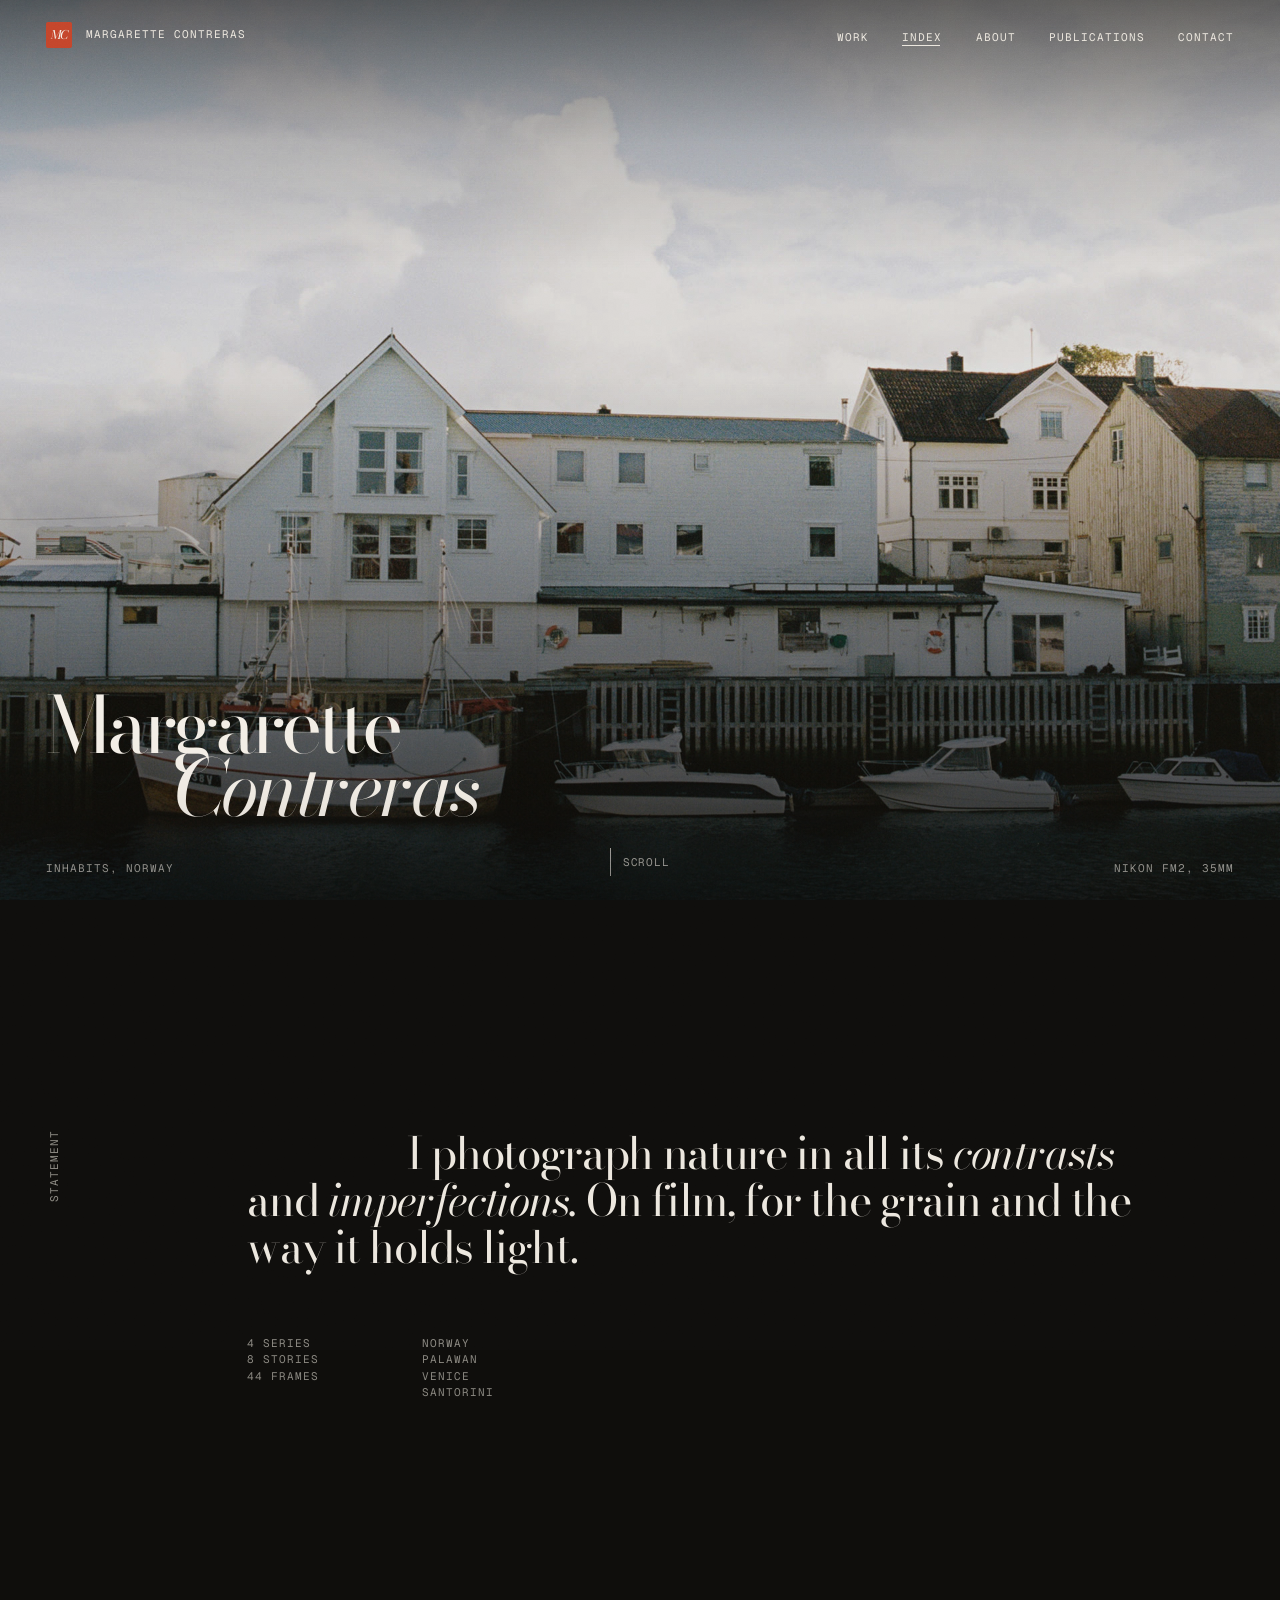
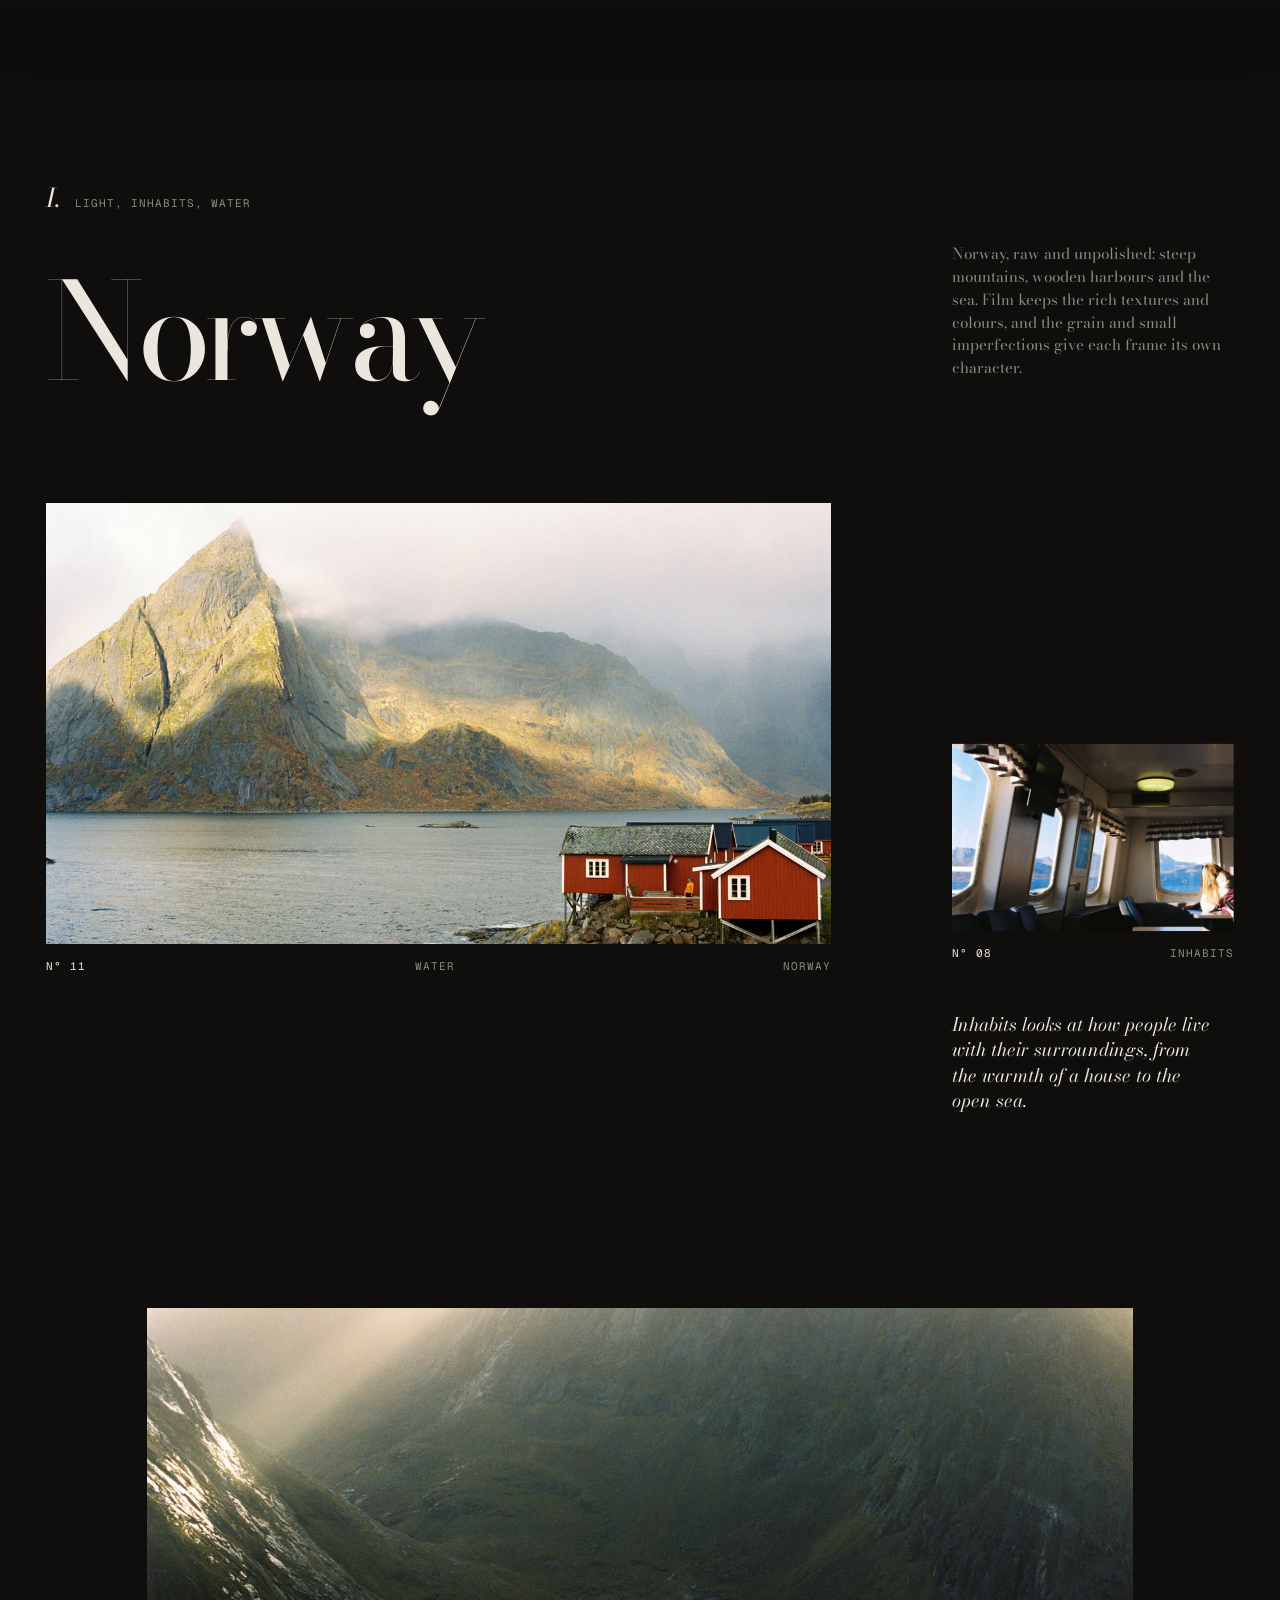
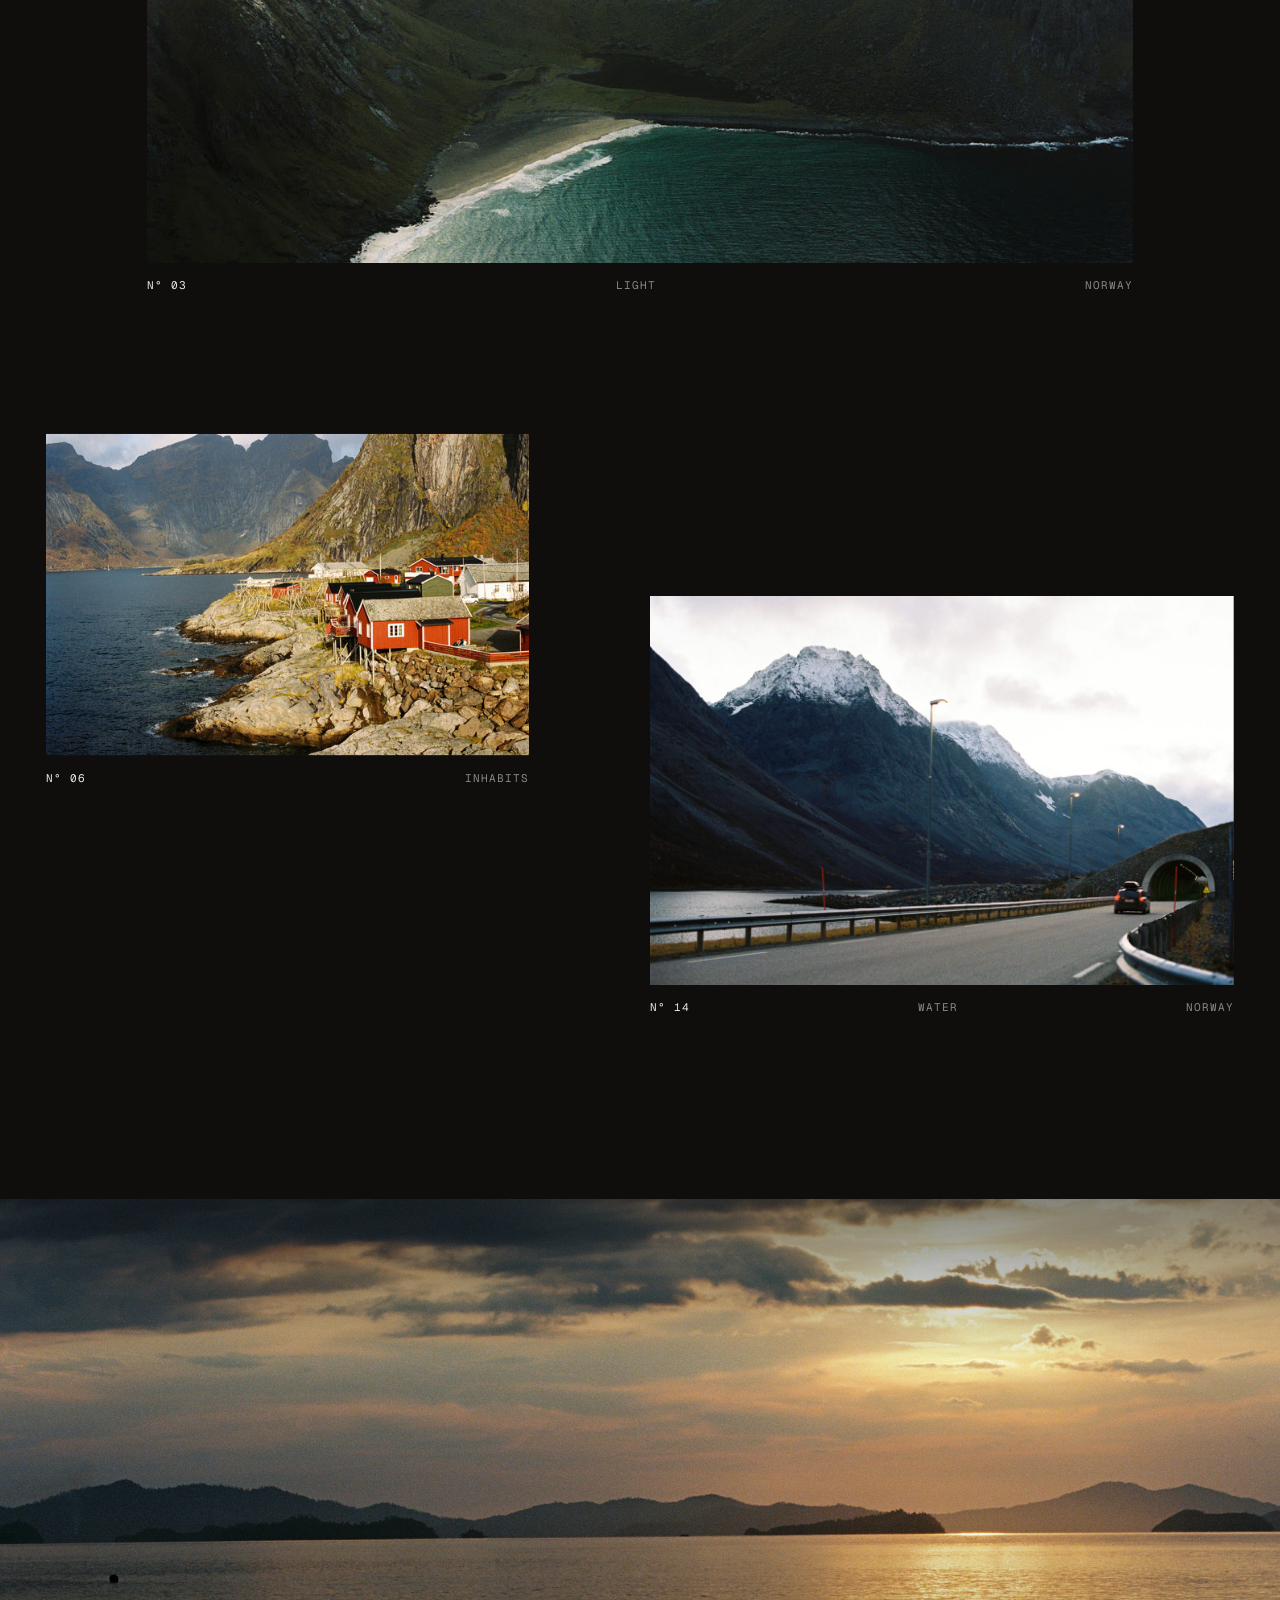
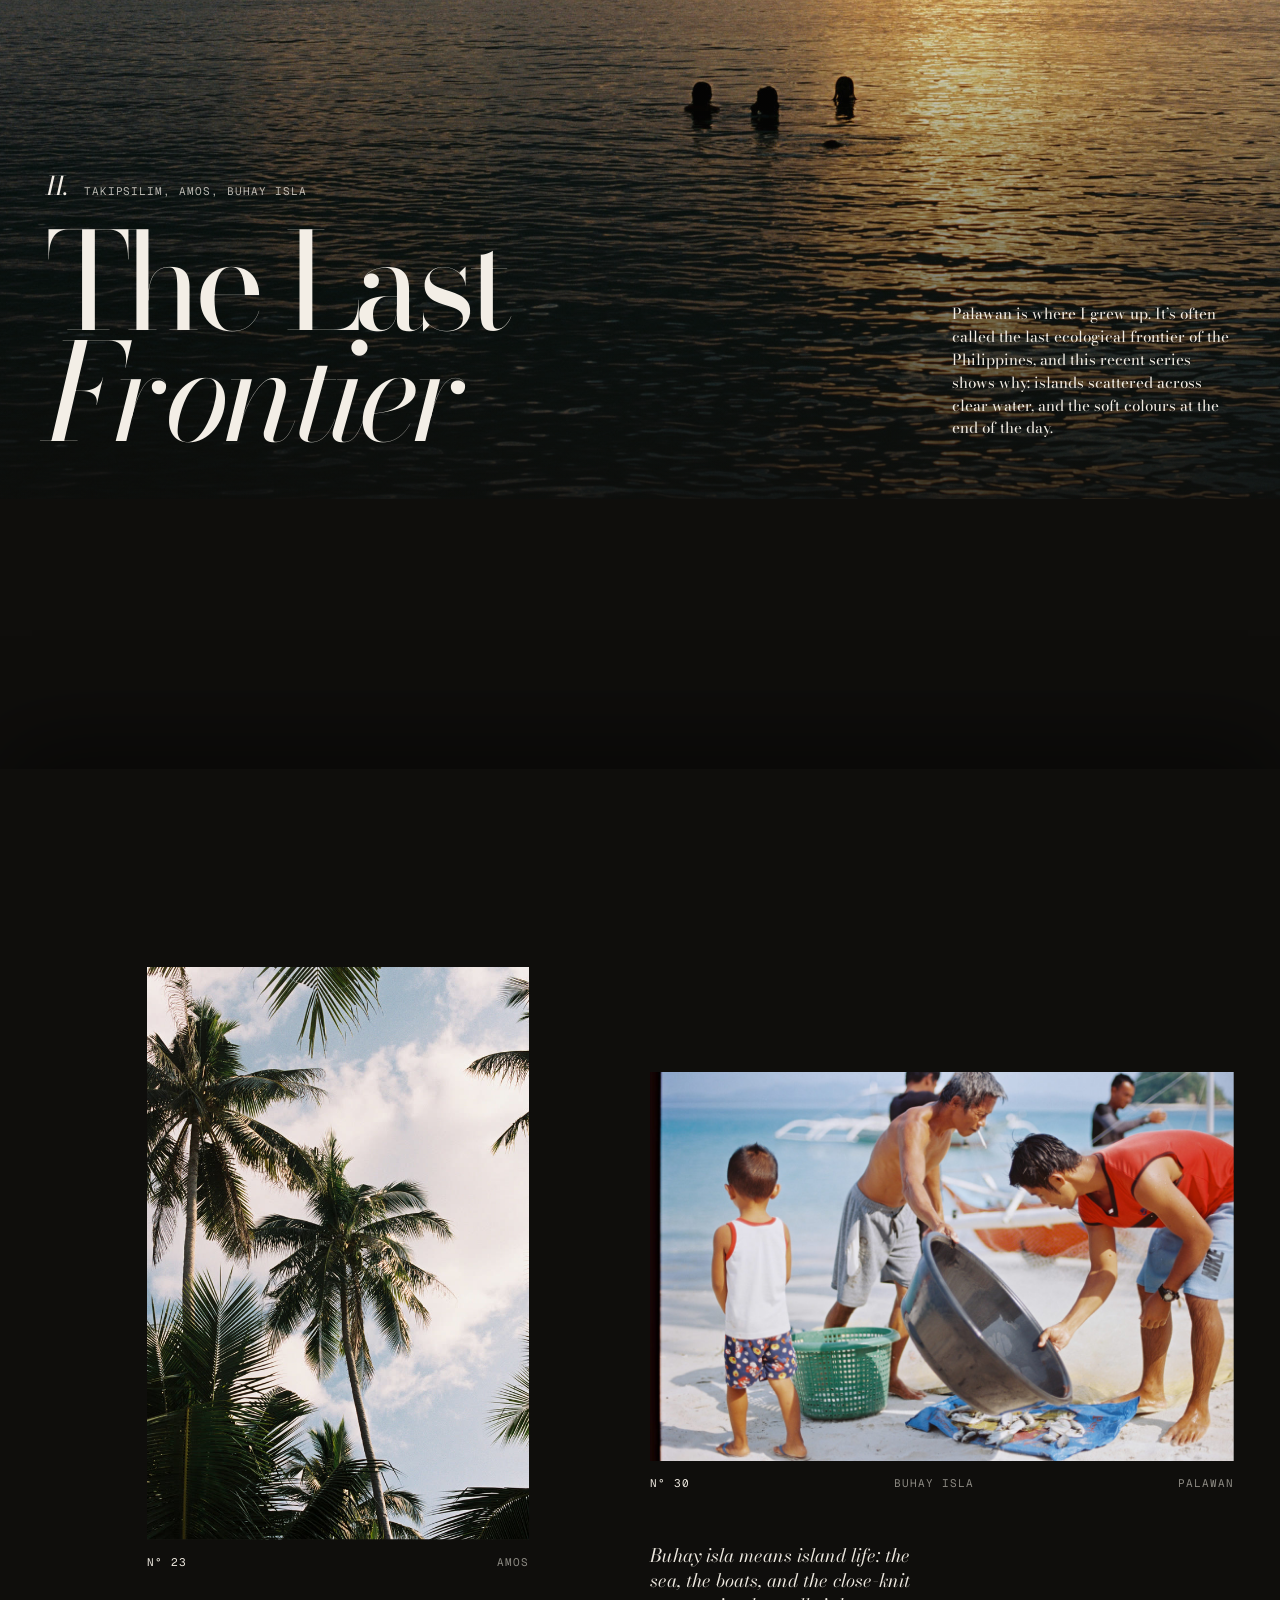
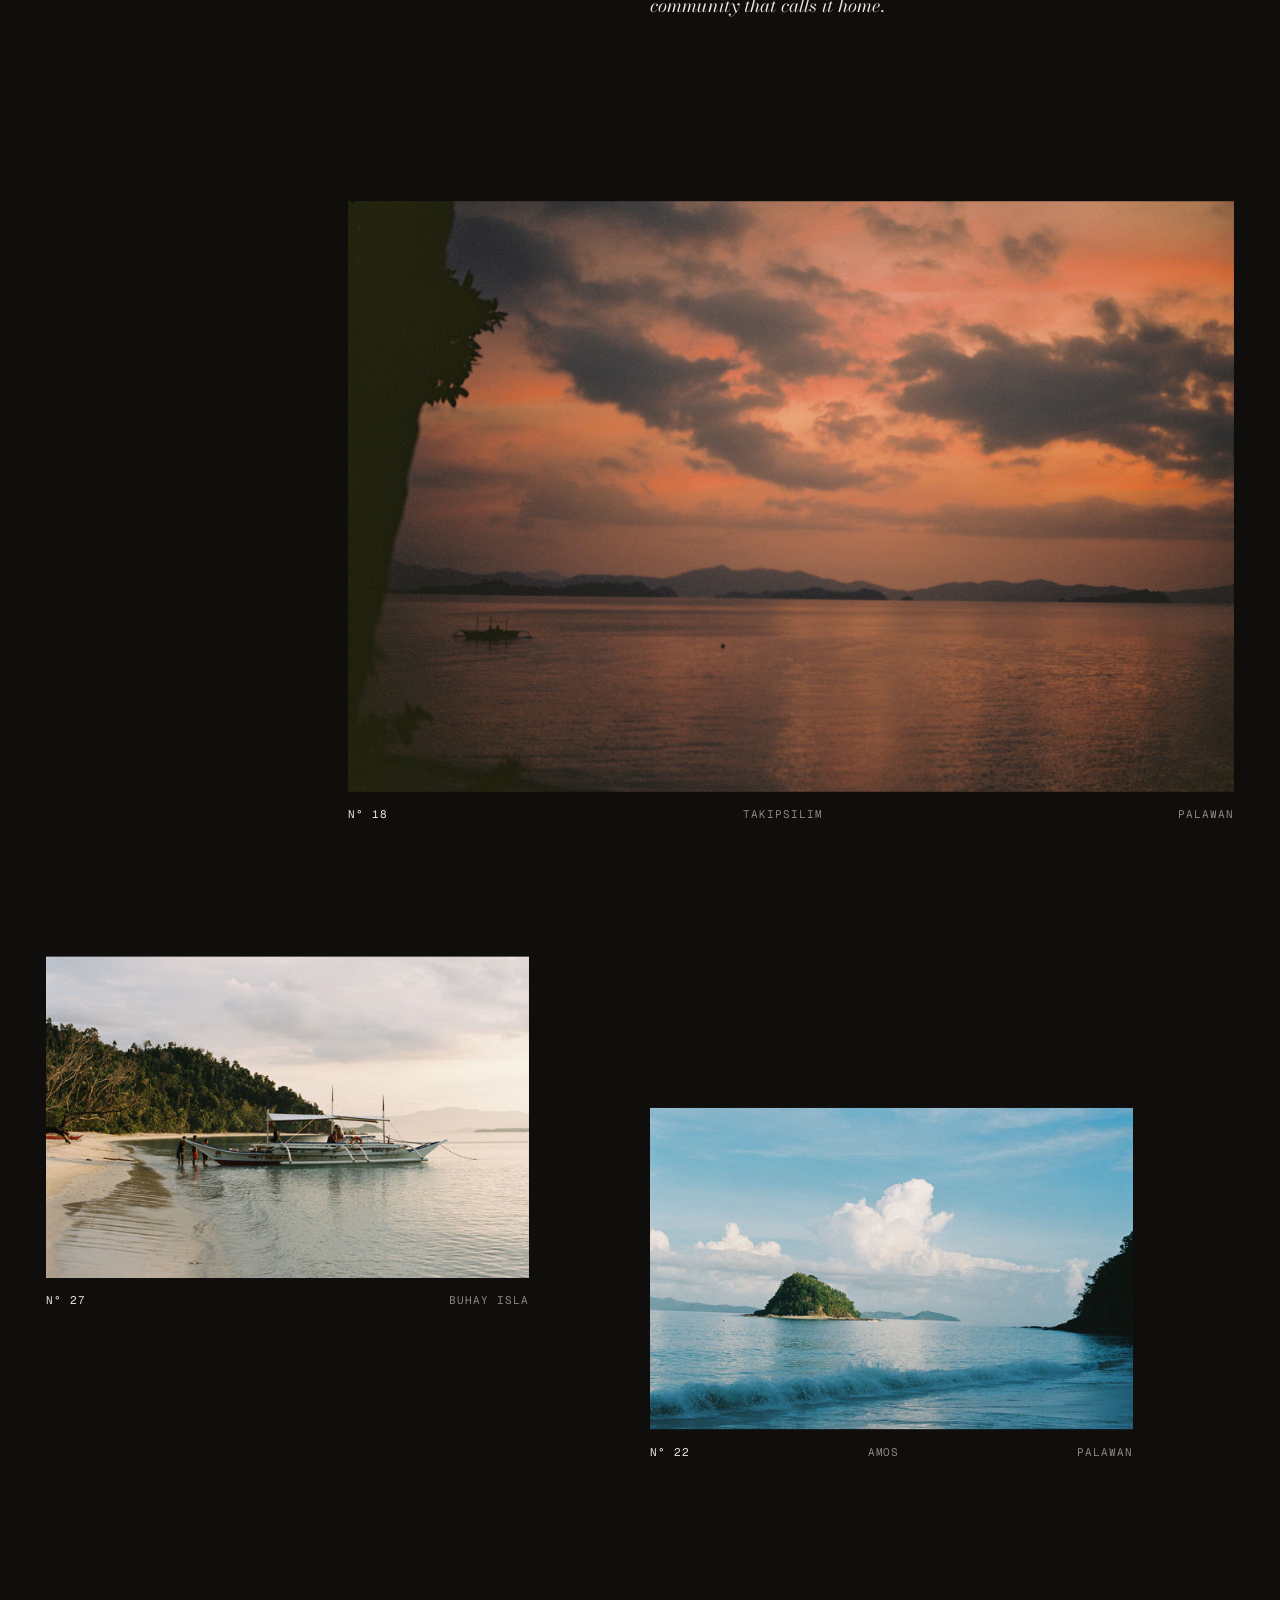
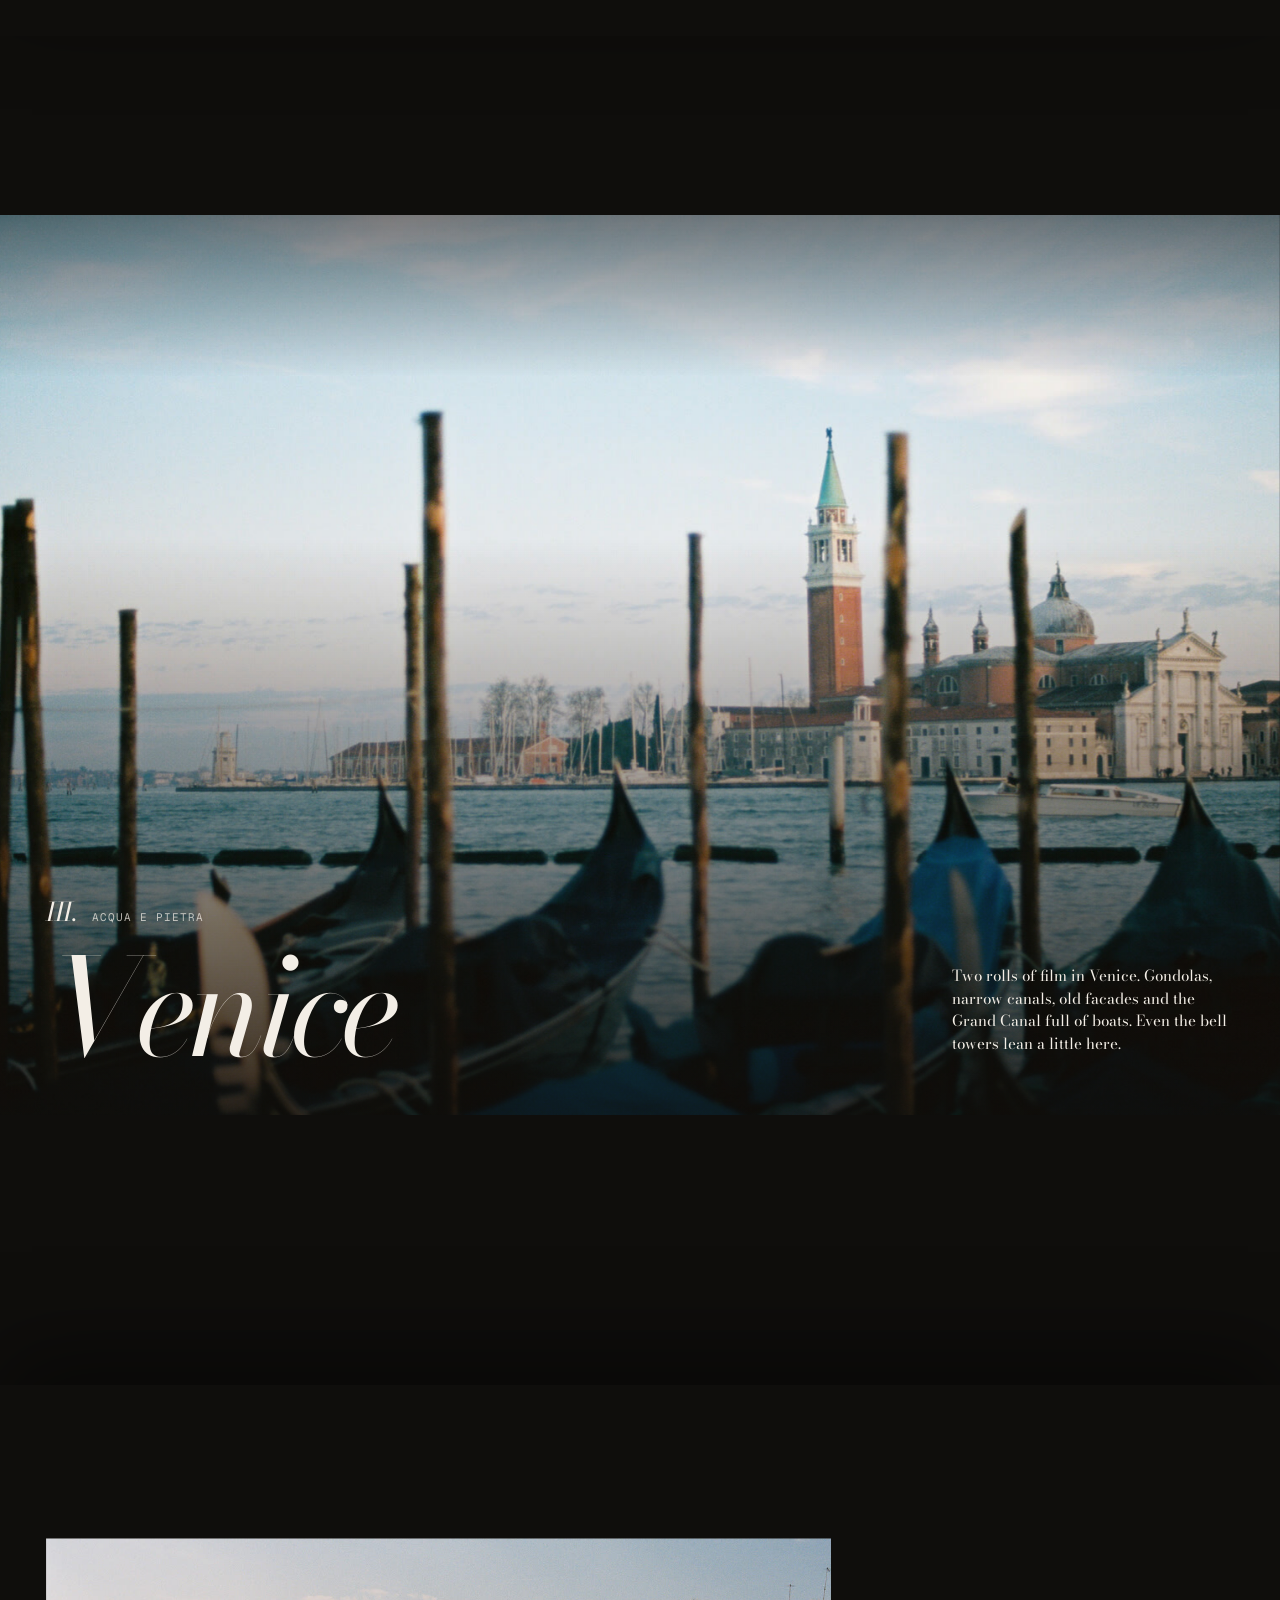
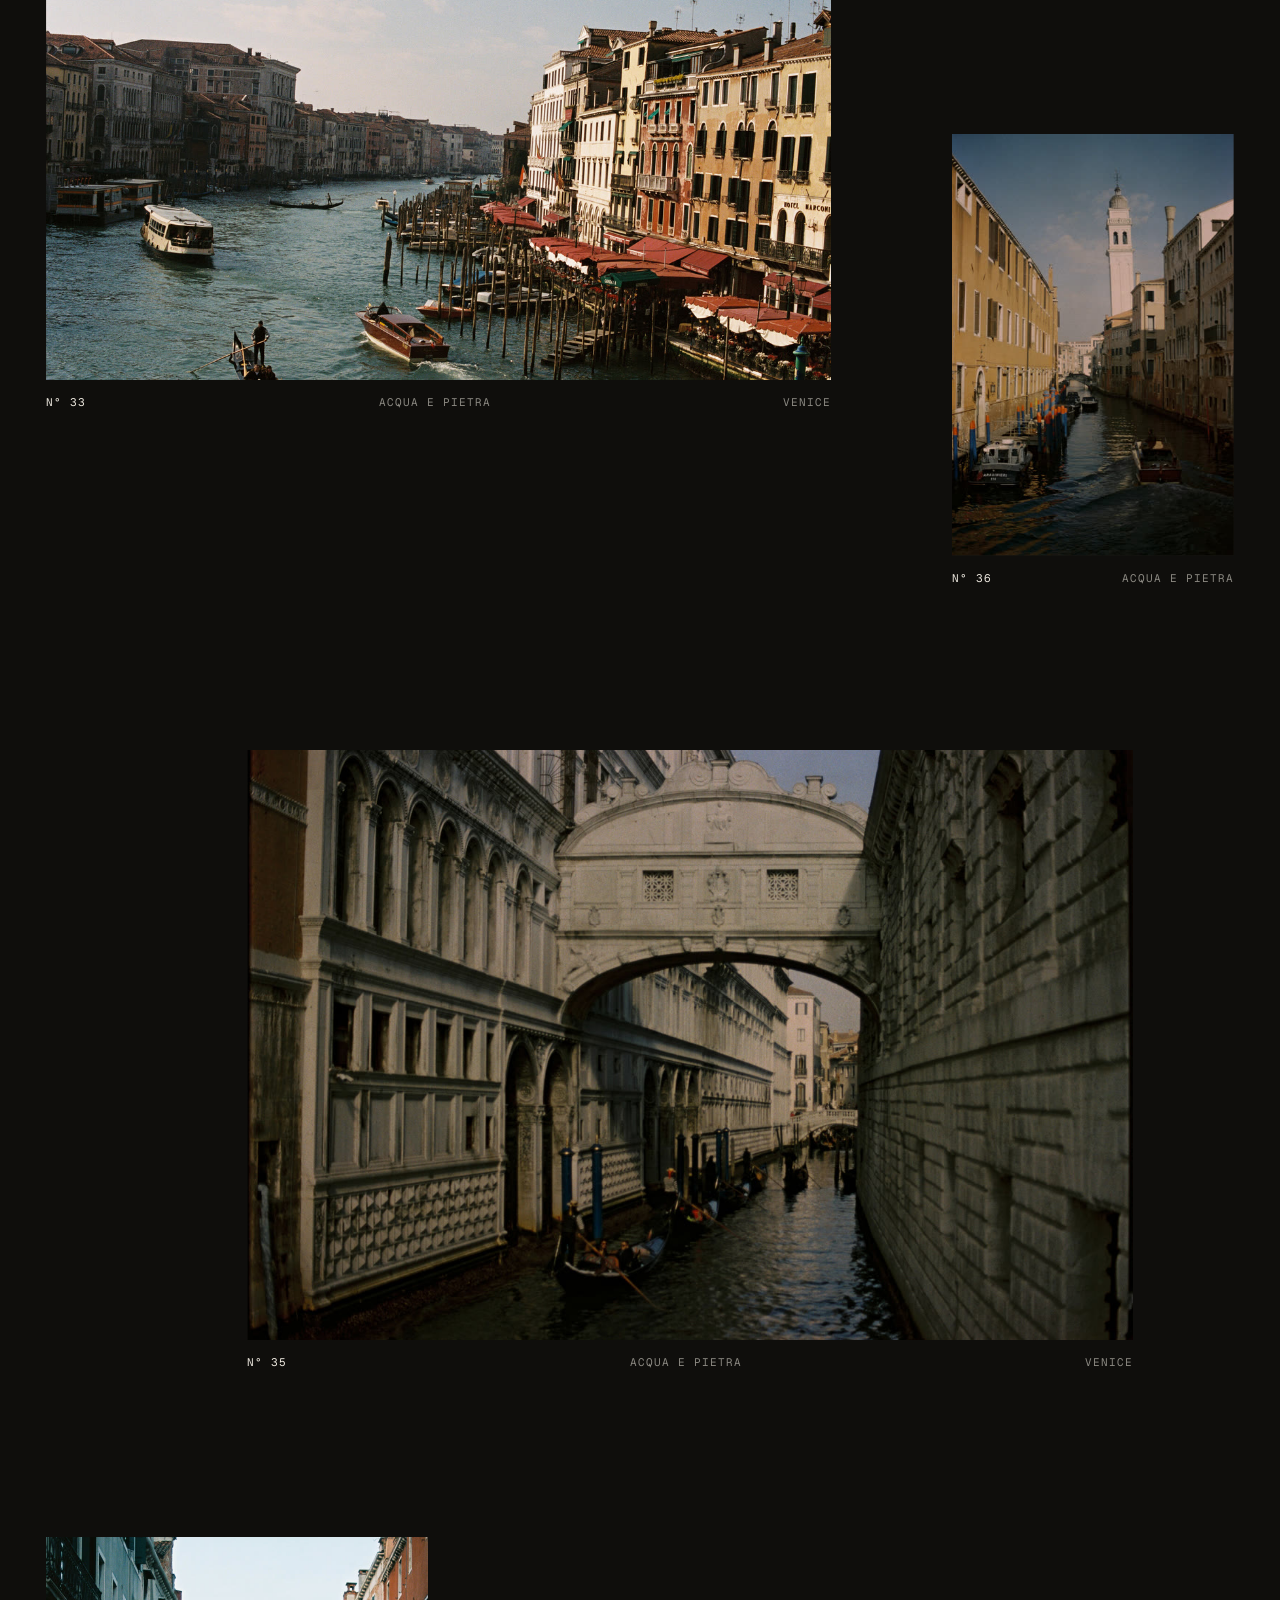
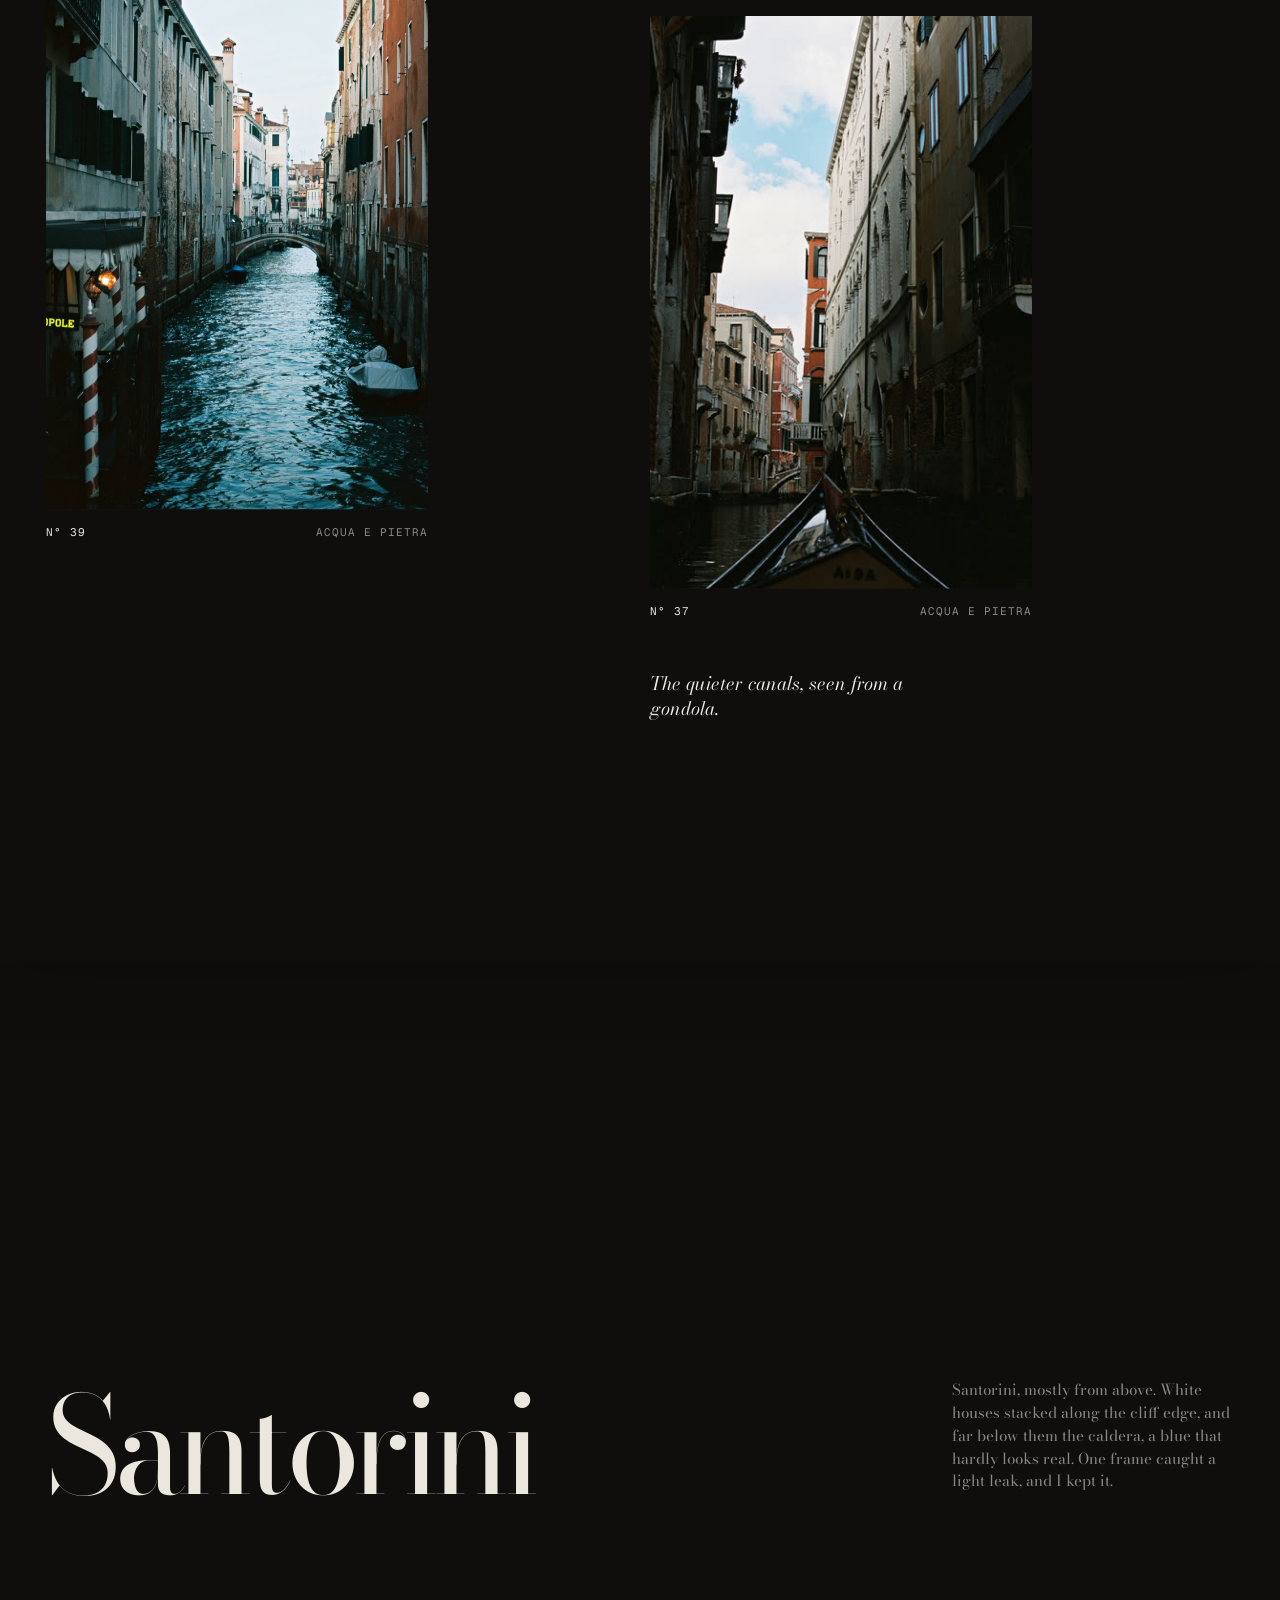
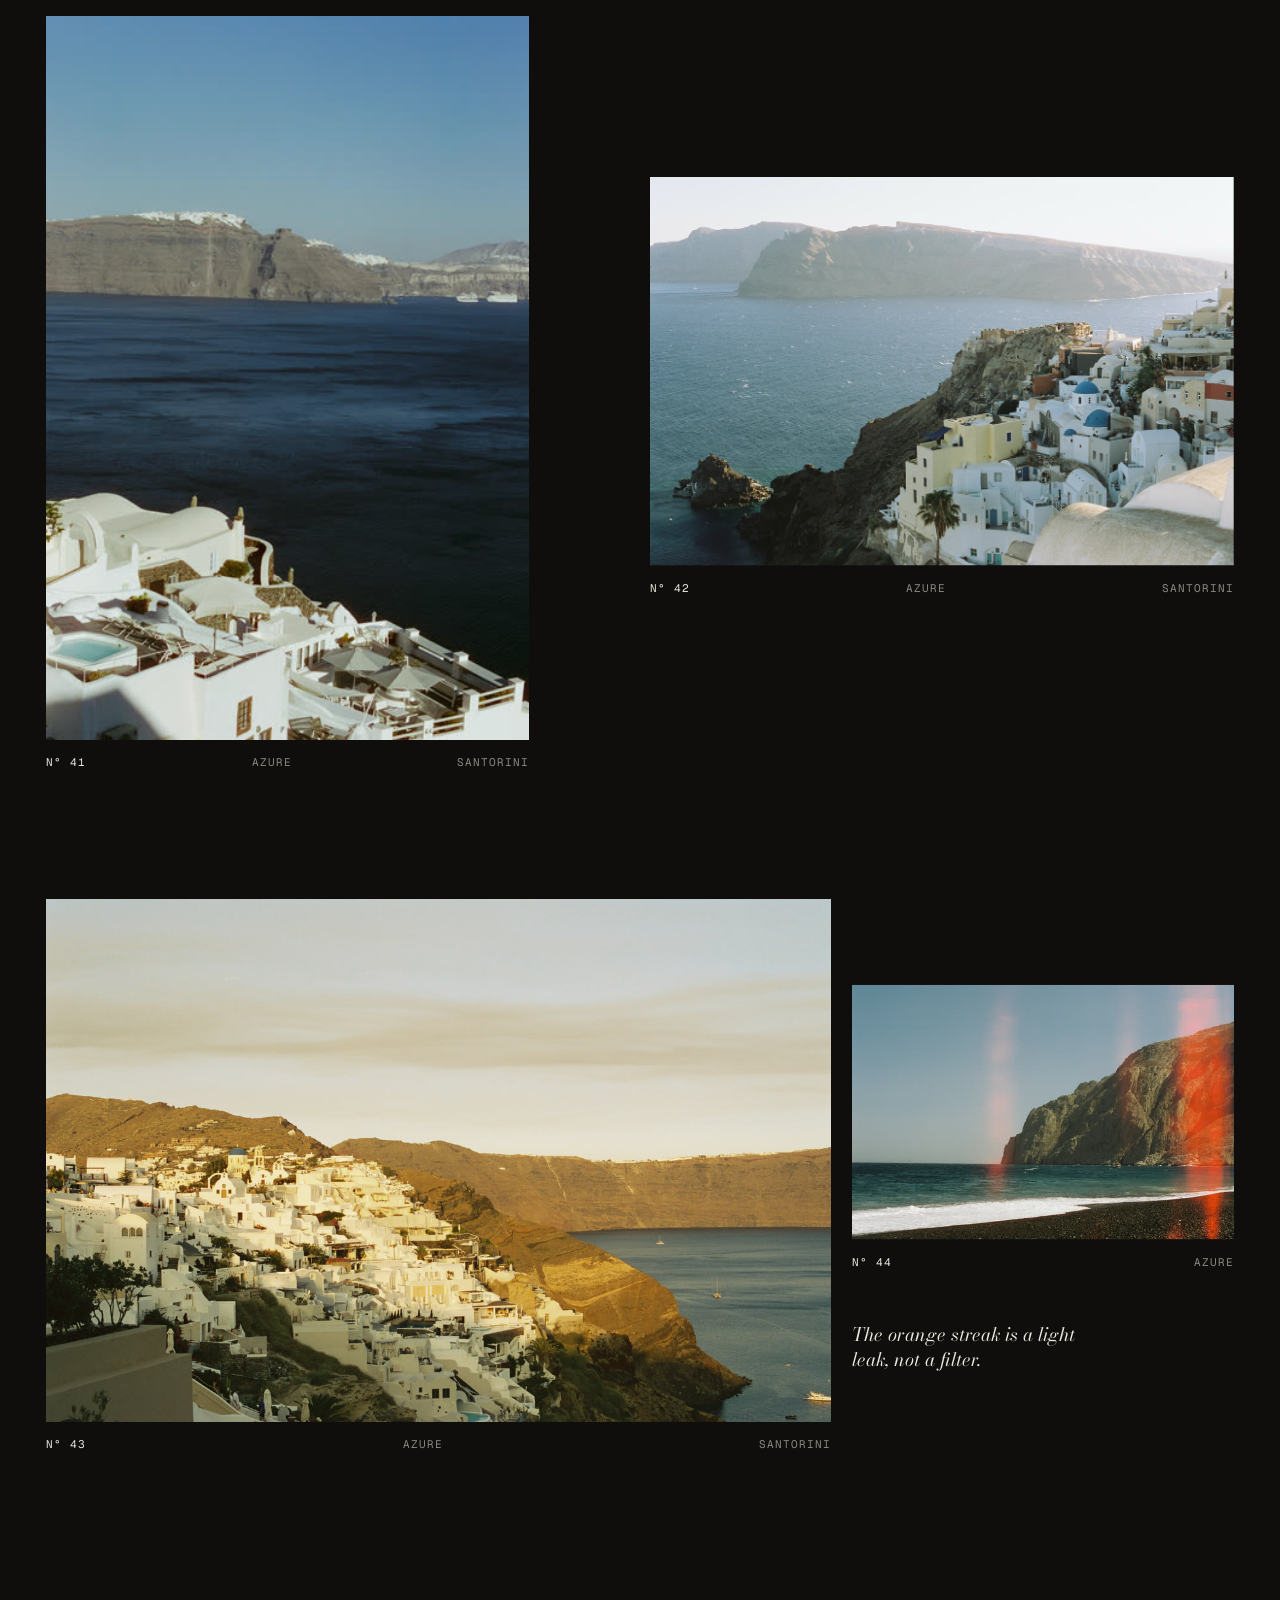
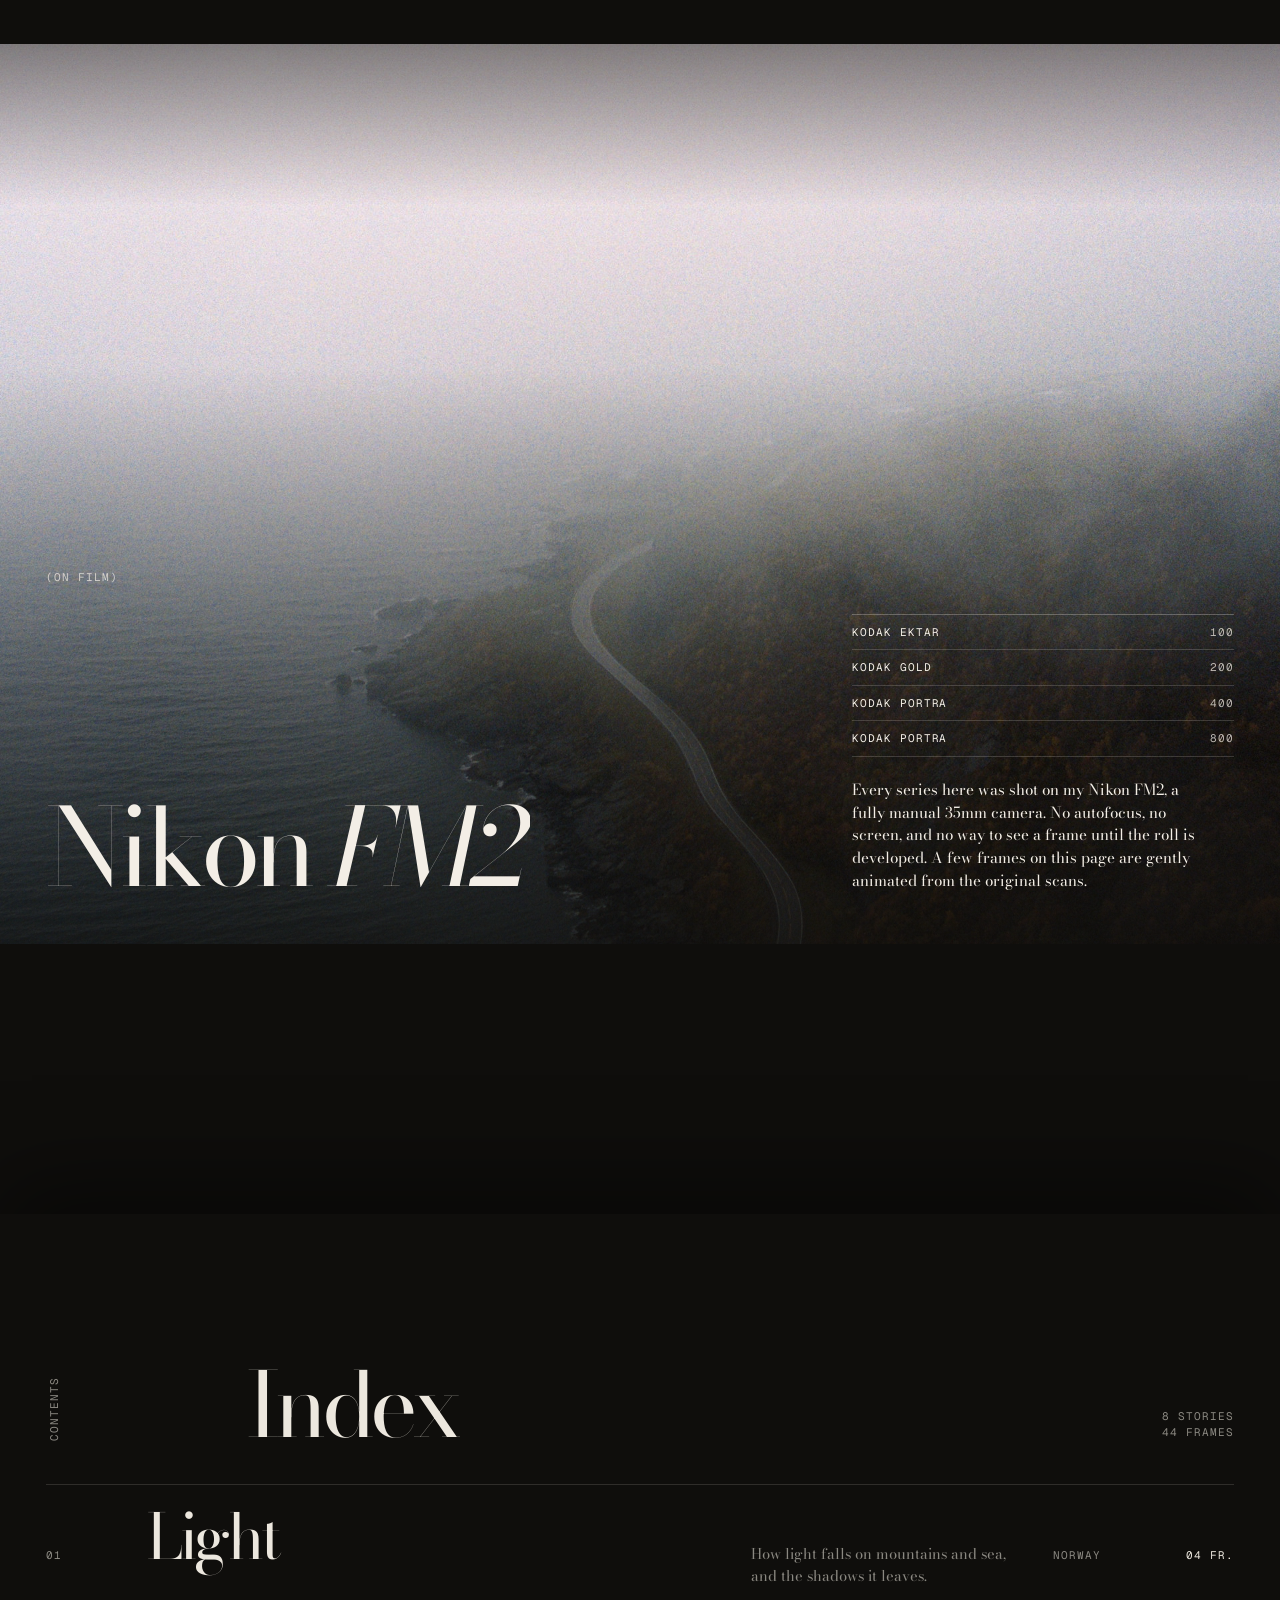
<file: index.html>
<!doctype html>
<html lang="en">
<head>
  <meta charset="utf-8">
  <meta name="viewport" content="width=device-width, initial-scale=1, viewport-fit=cover">
  <title>Margarette Contreras – Analog Film Photography | Palawan & Norway</title>
  <meta name="description" content="Analog film photography by Margarette Contreras: Palawan, Norway, Venice and Santorini on 35mm film, shot on a Nikon FM2 with Kodak Portra, Gold and Ektar.">
  <meta name="author" content="Margarette Contreras">
  <link rel="canonical" href="https://www.palawanbeachclub.com/">
  <meta name="robots" content="index, follow, max-image-preview:large">
  <meta name="theme-color" content="#0f0e0c">
  <meta property="og:type" content="website">
  <meta property="og:site_name" content="Margarette Contreras">
  <meta property="og:locale" content="en_US">
  <meta property="og:url" content="https://www.palawanbeachclub.com/">
  <meta property="og:title" content="Margarette Contreras – Analog Film Photography">
  <meta property="og:description" content="Palawan and Norway on 35mm film. Nature in all its contrasts and imperfections.">
  <meta property="og:image" content="https://www.palawanbeachclub.com/assets/og-image.jpg">
  <meta property="og:image:width" content="1200">
  <meta property="og:image:height" content="630">
  <meta property="og:image:alt" content="Margarette Contreras, analog film photography: a harbour in Norway on 35mm film">
  <meta name="twitter:card" content="summary_large_image">
  <meta name="twitter:title" content="Margarette Contreras – Analog Film Photography">
  <meta name="twitter:description" content="Palawan and Norway on 35mm film.">
  <meta name="twitter:image" content="https://www.palawanbeachclub.com/assets/og-image.jpg">
  <link rel="me" href="https://www.instagram.com/margxcontreras/">
  <meta name="format-detection" content="telephone=no">
  <link rel="icon" href="favicon.ico" sizes="48x48">
  <link rel="icon" href="assets/favicon.svg" type="image/svg+xml">
  <link rel="icon" href="assets/icons/icon-192.png" type="image/png" sizes="192x192">
  <link rel="apple-touch-icon" href="assets/icons/apple-touch-icon.png">
  <link rel="manifest" href="site.webmanifest">
  <link rel="preload" href="assets/fonts/bodoni-moda-latin-opsz-normal.woff2" as="font" type="font/woff2" crossorigin>
  <link rel="preload" href="assets/fonts/bodoni-moda-latin-opsz-italic.woff2" as="font" type="font/woff2" crossorigin>
  <link rel="preload" href="assets/fonts/geist-mono-latin-400-normal.woff2" as="font" type="font/woff2" crossorigin>
  <meta name="mc-stats" content="https://script.google.com/macros/s/AKfycbz0H4VcNe8KmKWgVdMO8owYbukgaNNAuoeO9ac7e2RC4tht_lnoYjXaPWjPo59Tga8ukA/exec">
  <link rel="stylesheet" href="assets/css/style.css">
  <script type="application/ld+json">
{
 "@context": "https://schema.org",
 "@graph": [
  {
   "@type": "WebSite",
   "@id": "https://www.palawanbeachclub.com/#website",
   "url": "https://www.palawanbeachclub.com/",
   "name": "Margarette Contreras",
   "alternateName": "Margarette Contreras – Analog Film Photography",
   "inLanguage": "en",
   "publisher": {
    "@id": "https://www.palawanbeachclub.com/#person"
   }
  },
  {
   "@type": "Person",
   "@id": "https://www.palawanbeachclub.com/#person",
   "name": "Margarette Contreras",
   "url": "https://www.palawanbeachclub.com/",
   "image": "https://www.palawanbeachclub.com/assets/img/portrait-1200.jpg",
   "description": "Analog film photographer from Palawan, Philippines, photographing nature and people on 35mm film.",
   "jobTitle": "Analog film photographer",
   "birthPlace": {
    "@type": "Place",
    "name": "Palawan, Philippines"
   },
   "knowsAbout": [
    "Analog photography",
    "Film photography",
    "35mm film",
    "Nikon FM2",
    "Kodak Portra",
    "Landscape photography",
    "Travel photography",
    "Palawan",
    "Norway",
    "Venice",
    "Santorini"
   ],
   "sameAs": [
    "https://www.instagram.com/margxcontreras/"
   ]
  },
  {
   "@type": "CollectionPage",
   "@id": "https://www.palawanbeachclub.com/#webpage",
   "url": "https://www.palawanbeachclub.com/",
   "name": "Margarette Contreras – Analog Film Photography",
   "description": "Analog film photography by Margarette Contreras: Palawan, Norway, Venice and Santorini on 35mm film, shot on a Nikon FM2 with Kodak Portra, Gold and Ektar.",
   "inLanguage": "en",
   "isPartOf": {
    "@id": "https://www.palawanbeachclub.com/#website"
   },
   "about": {
    "@id": "https://www.palawanbeachclub.com/#person"
   },
   "author": {
    "@id": "https://www.palawanbeachclub.com/#person"
   },
   "primaryImageOfPage": {
    "@type": "ImageObject",
    "contentUrl": "https://www.palawanbeachclub.com/assets/img/hero-2400.jpg",
    "thumbnailUrl": "https://www.palawanbeachclub.com/assets/img/hero-600.jpg",
    "name": "Inhabits, Norway",
    "caption": "White wooden houses and fishing boats along a harbour in Norway. 35mm film.",
    "contentLocation": {
     "@type": "Place",
     "name": "Norway"
    },
    "creator": {
     "@id": "https://www.palawanbeachclub.com/#person"
    },
    "creditText": "Margarette Contreras",
    "copyrightNotice": "© Margarette Contreras",
    "copyrightHolder": {
     "@id": "https://www.palawanbeachclub.com/#person"
    }
   },
   "mainEntity": {
    "@type": "ImageGallery",
    "name": "Norway, The Last Frontier (Palawan), Acqua e Pietra (Venice) and Azure (Santorini) on 35mm film",
    "author": {
     "@id": "https://www.palawanbeachclub.com/#person"
    },
    "image": [
     {
      "@type": "ImageObject",
      "contentUrl": "https://www.palawanbeachclub.com/assets/img/hero-2400.jpg",
      "thumbnailUrl": "https://www.palawanbeachclub.com/assets/img/hero-600.jpg",
      "name": "Inhabits, Norway",
      "caption": "White wooden houses and fishing boats along a harbour in Norway. 35mm film.",
      "contentLocation": {
       "@type": "Place",
       "name": "Norway"
      },
      "creator": {
       "@id": "https://www.palawanbeachclub.com/#person"
      },
      "creditText": "Margarette Contreras",
      "copyrightNotice": "© Margarette Contreras",
      "copyrightHolder": {
       "@id": "https://www.palawanbeachclub.com/#person"
      }
     },
     {
      "@type": "ImageObject",
      "contentUrl": "https://www.palawanbeachclub.com/assets/img/water-03-2400.jpg",
      "thumbnailUrl": "https://www.palawanbeachclub.com/assets/img/water-03-600.jpg",
      "name": "Water, Norway",
      "caption": "Red cabins on the shore beneath a sunlit, jagged peak in Norway. 35mm film.",
      "contentLocation": {
       "@type": "Place",
       "name": "Norway"
      },
      "creator": {
       "@id": "https://www.palawanbeachclub.com/#person"
      },
      "creditText": "Margarette Contreras",
      "copyrightNotice": "© Margarette Contreras",
      "copyrightHolder": {
       "@id": "https://www.palawanbeachclub.com/#person"
      }
     },
     {
      "@type": "ImageObject",
      "contentUrl": "https://www.palawanbeachclub.com/assets/img/inhabits-05-2400.jpg",
      "thumbnailUrl": "https://www.palawanbeachclub.com/assets/img/inhabits-05-600.jpg",
      "name": "Inhabits, Norway",
      "caption": "A woman by the window of a ferry in Norway, sea and mountains beyond. 35mm film.",
      "contentLocation": {
       "@type": "Place",
       "name": "Norway"
      },
      "creator": {
       "@id": "https://www.palawanbeachclub.com/#person"
      },
      "creditText": "Margarette Contreras",
      "copyrightNotice": "© Margarette Contreras",
      "copyrightHolder": {
       "@id": "https://www.palawanbeachclub.com/#person"
      }
     },
     {
      "@type": "ImageObject",
      "contentUrl": "https://www.palawanbeachclub.com/assets/img/light-04-2400.jpg",
      "thumbnailUrl": "https://www.palawanbeachclub.com/assets/img/light-04-600.jpg",
      "name": "Light, Norway",
      "caption": "Rays of light falling into a steep green fjord in Norway. 35mm film.",
      "contentLocation": {
       "@type": "Place",
       "name": "Norway"
      },
      "creator": {
       "@id": "https://www.palawanbeachclub.com/#person"
      },
      "creditText": "Margarette Contreras",
      "copyrightNotice": "© Margarette Contreras",
      "copyrightHolder": {
       "@id": "https://www.palawanbeachclub.com/#person"
      }
     },
     {
      "@type": "ImageObject",
      "contentUrl": "https://www.palawanbeachclub.com/assets/img/inhabits-03-2400.jpg",
      "thumbnailUrl": "https://www.palawanbeachclub.com/assets/img/inhabits-03-600.jpg",
      "name": "Inhabits, Norway",
      "caption": "Red fishermen’s cabins on rocks below towering mountains in Norway. 35mm film.",
      "contentLocation": {
       "@type": "Place",
       "name": "Norway"
      },
      "creator": {
       "@id": "https://www.palawanbeachclub.com/#person"
      },
      "creditText": "Margarette Contreras",
      "copyrightNotice": "© Margarette Contreras",
      "copyrightHolder": {
       "@id": "https://www.palawanbeachclub.com/#person"
      }
     },
     {
      "@type": "ImageObject",
      "contentUrl": "https://www.palawanbeachclub.com/assets/img/water-06-2400.jpg",
      "thumbnailUrl": "https://www.palawanbeachclub.com/assets/img/water-06-600.jpg",
      "name": "Water, Norway",
      "caption": "Snow-capped mountains above a winding coastal road in Norway. 35mm film.",
      "contentLocation": {
       "@type": "Place",
       "name": "Norway"
      },
      "creator": {
       "@id": "https://www.palawanbeachclub.com/#person"
      },
      "creditText": "Margarette Contreras",
      "copyrightNotice": "© Margarette Contreras",
      "copyrightHolder": {
       "@id": "https://www.palawanbeachclub.com/#person"
      }
     },
     {
      "@type": "ImageObject",
      "contentUrl": "https://www.palawanbeachclub.com/assets/img/takipsilim-01-2400.jpg",
      "thumbnailUrl": "https://www.palawanbeachclub.com/assets/img/takipsilim-01-600.jpg",
      "name": "Takipsilim, Palawan",
      "caption": "Sun setting over the water in Palawan, swimmers in the glittering light. 35mm film.",
      "contentLocation": {
       "@type": "Place",
       "name": "Palawan, Philippines"
      },
      "creator": {
       "@id": "https://www.palawanbeachclub.com/#person"
      },
      "creditText": "Margarette Contreras",
      "copyrightNotice": "© Margarette Contreras",
      "copyrightHolder": {
       "@id": "https://www.palawanbeachclub.com/#person"
      }
     },
     {
      "@type": "ImageObject",
      "contentUrl": "https://www.palawanbeachclub.com/assets/img/amos-03-2400.jpg",
      "thumbnailUrl": "https://www.palawanbeachclub.com/assets/img/amos-03-600.jpg",
      "name": "Amos, Palawan",
      "caption": "Palm trees against a bright sky in Palawan. 35mm film.",
      "contentLocation": {
       "@type": "Place",
       "name": "Palawan, Philippines"
      },
      "creator": {
       "@id": "https://www.palawanbeachclub.com/#person"
      },
      "creditText": "Margarette Contreras",
      "copyrightNotice": "© Margarette Contreras",
      "copyrightHolder": {
       "@id": "https://www.palawanbeachclub.com/#person"
      }
     },
     {
      "@type": "ImageObject",
      "contentUrl": "https://www.palawanbeachclub.com/assets/img/isla-04-2400.jpg",
      "thumbnailUrl": "https://www.palawanbeachclub.com/assets/img/isla-04-600.jpg",
      "name": "Buhay Isla, Palawan",
      "caption": "Fishermen and a child sorting the catch on a beach in Palawan. 35mm film.",
      "contentLocation": {
       "@type": "Place",
       "name": "Palawan, Philippines"
      },
      "creator": {
       "@id": "https://www.palawanbeachclub.com/#person"
      },
      "creditText": "Margarette Contreras",
      "copyrightNotice": "© Margarette Contreras",
      "copyrightHolder": {
       "@id": "https://www.palawanbeachclub.com/#person"
      }
     },
     {
      "@type": "ImageObject",
      "contentUrl": "https://www.palawanbeachclub.com/assets/img/takipsilim-04-2400.jpg",
      "thumbnailUrl": "https://www.palawanbeachclub.com/assets/img/takipsilim-04-600.jpg",
      "name": "Takipsilim, Palawan",
      "caption": "Pink and orange clouds over a dark sea at sunset in Palawan. 35mm film.",
      "contentLocation": {
       "@type": "Place",
       "name": "Palawan, Philippines"
      },
      "creator": {
       "@id": "https://www.palawanbeachclub.com/#person"
      },
      "creditText": "Margarette Contreras",
      "copyrightNotice": "© Margarette Contreras",
      "copyrightHolder": {
       "@id": "https://www.palawanbeachclub.com/#person"
      }
     },
     {
      "@type": "ImageObject",
      "contentUrl": "https://www.palawanbeachclub.com/assets/img/isla-01-2400.jpg",
      "thumbnailUrl": "https://www.palawanbeachclub.com/assets/img/isla-01-600.jpg",
      "name": "Buhay Isla, Palawan",
      "caption": "An outrigger boat resting in shallow water at low tide in Palawan. 35mm film.",
      "contentLocation": {
       "@type": "Place",
       "name": "Palawan, Philippines"
      },
      "creator": {
       "@id": "https://www.palawanbeachclub.com/#person"
      },
      "creditText": "Margarette Contreras",
      "copyrightNotice": "© Margarette Contreras",
      "copyrightHolder": {
       "@id": "https://www.palawanbeachclub.com/#person"
      }
     },
     {
      "@type": "ImageObject",
      "contentUrl": "https://www.palawanbeachclub.com/assets/img/amos-02-2400.jpg",
      "thumbnailUrl": "https://www.palawanbeachclub.com/assets/img/amos-02-600.jpg",
      "name": "Amos, Palawan",
      "caption": "A small green island beyond a breaking wave in Palawan. 35mm film.",
      "contentLocation": {
       "@type": "Place",
       "name": "Palawan, Philippines"
      },
      "creator": {
       "@id": "https://www.palawanbeachclub.com/#person"
      },
      "creditText": "Margarette Contreras",
      "copyrightNotice": "© Margarette Contreras",
      "copyrightHolder": {
       "@id": "https://www.palawanbeachclub.com/#person"
      }
     },
     {
      "@type": "ImageObject",
      "contentUrl": "https://www.palawanbeachclub.com/assets/img/venice-01-2400.jpg",
      "thumbnailUrl": "https://www.palawanbeachclub.com/assets/img/venice-01-600.jpg",
      "name": "Acqua e Pietra, Venice",
      "caption": "Gondolas moored in front of San Giorgio Maggiore, Venice. 35mm film.",
      "contentLocation": {
       "@type": "Place",
       "name": "Venice, Italy"
      },
      "creator": {
       "@id": "https://www.palawanbeachclub.com/#person"
      },
      "creditText": "Margarette Contreras",
      "copyrightNotice": "© Margarette Contreras",
      "copyrightHolder": {
       "@id": "https://www.palawanbeachclub.com/#person"
      }
     },
     {
      "@type": "ImageObject",
      "contentUrl": "https://www.palawanbeachclub.com/assets/img/venice-02-2400.jpg",
      "thumbnailUrl": "https://www.palawanbeachclub.com/assets/img/venice-02-600.jpg",
      "name": "Acqua e Pietra, Venice",
      "caption": "Vaporetto, gondola and water taxi on the Grand Canal, seen from the Rialto bridge. 35mm film.",
      "contentLocation": {
       "@type": "Place",
       "name": "Venice, Italy"
      },
      "creator": {
       "@id": "https://www.palawanbeachclub.com/#person"
      },
      "creditText": "Margarette Contreras",
      "copyrightNotice": "© Margarette Contreras",
      "copyrightHolder": {
       "@id": "https://www.palawanbeachclub.com/#person"
      }
     },
     {
      "@type": "ImageObject",
      "contentUrl": "https://www.palawanbeachclub.com/assets/img/venice-04-2400.jpg",
      "thumbnailUrl": "https://www.palawanbeachclub.com/assets/img/venice-04-600.jpg",
      "name": "Acqua e Pietra, Venice",
      "caption": "Gondolas passing under the Bridge of Sighs in Venice. 35mm film.",
      "contentLocation": {
       "@type": "Place",
       "name": "Venice, Italy"
      },
      "creator": {
       "@id": "https://www.palawanbeachclub.com/#person"
      },
      "creditText": "Margarette Contreras",
      "copyrightNotice": "© Margarette Contreras",
      "copyrightHolder": {
       "@id": "https://www.palawanbeachclub.com/#person"
      }
     },
     {
      "@type": "ImageObject",
      "contentUrl": "https://www.palawanbeachclub.com/assets/img/venice-05-2400.jpg",
      "thumbnailUrl": "https://www.palawanbeachclub.com/assets/img/venice-05-600.jpg",
      "name": "Acqua e Pietra, Venice",
      "caption": "A side canal in Venice with a leaning bell tower. 35mm film.",
      "contentLocation": {
       "@type": "Place",
       "name": "Venice, Italy"
      },
      "creator": {
       "@id": "https://www.palawanbeachclub.com/#person"
      },
      "creditText": "Margarette Contreras",
      "copyrightNotice": "© Margarette Contreras",
      "copyrightHolder": {
       "@id": "https://www.palawanbeachclub.com/#person"
      }
     },
     {
      "@type": "ImageObject",
      "contentUrl": "https://www.palawanbeachclub.com/assets/img/venice-07-2400.jpg",
      "thumbnailUrl": "https://www.palawanbeachclub.com/assets/img/venice-07-600.jpg",
      "name": "Acqua e Pietra, Venice",
      "caption": "A narrow canal in Venice with striped mooring poles. 35mm film.",
      "contentLocation": {
       "@type": "Place",
       "name": "Venice, Italy"
      },
      "creator": {
       "@id": "https://www.palawanbeachclub.com/#person"
      },
      "creditText": "Margarette Contreras",
      "copyrightNotice": "© Margarette Contreras",
      "copyrightHolder": {
       "@id": "https://www.palawanbeachclub.com/#person"
      }
     },
     {
      "@type": "ImageObject",
      "contentUrl": "https://www.palawanbeachclub.com/assets/img/azure-01-2400.jpg",
      "thumbnailUrl": "https://www.palawanbeachclub.com/assets/img/azure-01-600.jpg",
      "name": "Azure, Santorini",
      "caption": "The deep blue caldera of Santorini seen from the cliff edge. 35mm film.",
      "contentLocation": {
       "@type": "Place",
       "name": "Santorini, Greece"
      },
      "creator": {
       "@id": "https://www.palawanbeachclub.com/#person"
      },
      "creditText": "Margarette Contreras",
      "copyrightNotice": "© Margarette Contreras",
      "copyrightHolder": {
       "@id": "https://www.palawanbeachclub.com/#person"
      }
     },
     {
      "@type": "ImageObject",
      "contentUrl": "https://www.palawanbeachclub.com/assets/img/azure-02-2400.jpg",
      "thumbnailUrl": "https://www.palawanbeachclub.com/assets/img/azure-02-600.jpg",
      "name": "Azure, Santorini",
      "caption": "Oia with blue domes above the sea. 35mm film.",
      "contentLocation": {
       "@type": "Place",
       "name": "Santorini, Greece"
      },
      "creator": {
       "@id": "https://www.palawanbeachclub.com/#person"
      },
      "creditText": "Margarette Contreras",
      "copyrightNotice": "© Margarette Contreras",
      "copyrightHolder": {
       "@id": "https://www.palawanbeachclub.com/#person"
      }
     },
     {
      "@type": "ImageObject",
      "contentUrl": "https://www.palawanbeachclub.com/assets/img/azure-03-2400.jpg",
      "thumbnailUrl": "https://www.palawanbeachclub.com/assets/img/azure-03-600.jpg",
      "name": "Azure, Santorini",
      "caption": "Oia in the warm evening light. 35mm film.",
      "contentLocation": {
       "@type": "Place",
       "name": "Santorini, Greece"
      },
      "creator": {
       "@id": "https://www.palawanbeachclub.com/#person"
      },
      "creditText": "Margarette Contreras",
      "copyrightNotice": "© Margarette Contreras",
      "copyrightHolder": {
       "@id": "https://www.palawanbeachclub.com/#person"
      }
     },
     {
      "@type": "ImageObject",
      "contentUrl": "https://www.palawanbeachclub.com/assets/img/azure-04-2400.jpg",
      "thumbnailUrl": "https://www.palawanbeachclub.com/assets/img/azure-04-600.jpg",
      "name": "Azure, Santorini",
      "caption": "A pebble beach below a cliff with an orange light leak. 35mm film.",
      "contentLocation": {
       "@type": "Place",
       "name": "Santorini, Greece"
      },
      "creator": {
       "@id": "https://www.palawanbeachclub.com/#person"
      },
      "creditText": "Margarette Contreras",
      "copyrightNotice": "© Margarette Contreras",
      "copyrightHolder": {
       "@id": "https://www.palawanbeachclub.com/#person"
      }
     }
    ]
   }
  }
 ]
}
  </script>
  <script>
    document.documentElement.classList.add('js');
    try { if (sessionStorage.getItem('mc-seen')) document.documentElement.classList.add('seen'); } catch (e) {}
  </script>
  <script src="assets/js/count.js" defer></script>
  <script src="assets/js/main.js" defer></script>
</head>
<body>
  <a class="skip mono" href="#work">Skip to work</a>

  <div class="loader" aria-hidden="true">
    <div class="loader__count">00</div>
    <div class="loader__meta mono">
      <span>Margarette Contreras</span>
      <span>35mm film</span>
    </div>
  </div>

  <header class="site-header">
    <a class="brand" href="#top" aria-label="Margarette Contreras — back to top">
      <span class="seal" aria-hidden="true">MC</span>
      <span class="brand__name mono">Margarette Contreras</span>
    </a>
    <nav class="site-nav" aria-label="Main">
      <ul>
        <li><a class="mono" href="#work">Work</a></li>
        <li><a class="mono" href="#index">Index</a></li>
        <li><a class="mono" href="#about">About</a></li>
        <li><a class="mono" href="#publications">Publications</a></li>
        <li><a class="mono" href="#contact">Contact</a></li>
      </ul>
    </nav>
    <button class="menu-btn mono" type="button" aria-expanded="false" aria-controls="menu">Menu</button>
  </header>

  <div class="menu" id="menu" aria-hidden="true">
    <nav aria-label="Mobile">
      <a href="#work">Work</a>
      <a href="#index"><em>Index</em></a>
      <a href="#about">About</a>
      <a href="#publications"><em>Publications</em></a>
      <a href="#contact">Contact</a>
    </nav>
    <p class="mono menu__foot"><a href="https://www.instagram.com/margxcontreras/" target="_blank" rel="noopener">Instagram ↗</a><span class="menu__legal"><a href="imprint.html">Imprint</a><a href="privacy.html">Privacy</a></span></p>
  </div>

  <main>
    <!-- Hero, pinned; the statement slides over it -->
    <div class="stack">
      <section class="hero pin" id="top">
        <div class="pin__inner">
          <img src="assets/img/hero-wide-2400.jpg"
               srcset="assets/img/hero-wide-1200.jpg 1200w, assets/img/hero-wide-2400.jpg 2400w"
               sizes="100vw" width="2400" height="1350" fetchpriority="high" decoding="async"
               alt="White wooden houses and fishing boats along a harbour in Norway">
          <video class="living" data-video="assets/video/hero" muted loop playsinline disablepictureinpicture disableremoteplayback preload="none" aria-hidden="true"></video>
        </div>
        <div class="pin__dim"></div>
        <div class="hero__content pin__content">
          <h1 class="hero__title" data-split="chars" aria-label="Margarette Contreras">
            <span class="line">Margarette</span>
            <span class="line"><em>Contreras</em></span>
          </h1>
        </div>
        <div class="hero__foot mono pin__content">
          <span>Inhabits, Norway</span>
          <span class="hero__scroll">Scroll</span>
          <span>Nikon FM2, 35mm</span>
        </div>
      </section>

      <section class="statement grid sheet">
        <p class="vlabel mono">Statement</p>
        <p class="statement__text" data-split="words">I photograph nature in all its <em>contrasts</em> and <em>imperfections.</em> On film, for the grain and the way it holds light.</p>
        <div class="statement__aside mono reveal">
          <p>4 series<br>8 stories<br>44 frames</p>
          <p>Norway<br>Palawan<br>Venice<br>Santorini</p>
        </div>
      </section>
    </div>

    <!-- Work -->
    <section id="work" aria-label="Selected work">

      <article class="chapter" id="norway">
        <header class="chapter__head grid">
          <p class="chapter__kicker mono reveal"><span class="chapter__num">I.</span> Light, Inhabits, Water</p>
          <h2 class="chapter__title" data-split="chars">Norway</h2>
          <p class="chapter__dek reveal">Norway, raw and unpolished: steep mountains, wooden harbours and the sea. Film keeps the rich textures and colours, and the grain and small imperfections give each frame its own character.</p>
        </header>

        <div class="spread">
          <figure class="frame" style="--c:1/9;--cm:1/-1">
            <button class="frame__btn" type="button" data-open="water" data-at="1" data-cursor="View">
              <span class="frame__img" style="--ar:16/9">
                <img src="assets/img/water-03-wide-1200.jpg" srcset="assets/img/water-03-wide-1200.jpg 1200w, assets/img/water-03-wide-2400.jpg 2400w" sizes="(max-width: 760px) 100vw, 66vw" width="1200" height="675" loading="lazy" decoding="async" alt="Red cabins on the shore beneath a sunlit, jagged peak in Norway">
                <video class="living" data-video="assets/video/water-03" muted loop playsinline disablepictureinpicture disableremoteplayback preload="none" aria-hidden="true"></video>
              </span>
            </button>
            <figcaption class="mono"><span>N° 11</span><span>Water</span><span>Norway</span></figcaption>
          </figure>

          <figure class="frame" style="--c:10/13;--cm:2/-1;--y:clamp(120px,24vw,420px)" data-speed="0.12">
            <button class="frame__btn" type="button" data-open="inhabits" data-at="3" data-cursor="View">
              <span class="frame__img"><img src="assets/img/inhabits-05-1200.jpg" srcset="assets/img/inhabits-05-600.jpg 600w, assets/img/inhabits-05-1200.jpg 1200w, assets/img/inhabits-05-2400.jpg 2400w" sizes="(max-width: 760px) 84vw, 25vw" width="1200" height="804" loading="lazy" decoding="async" alt="A woman by the window of a ferry in Norway, sea and mountains beyond"></span>
            </button>
            <figcaption class="mono"><span>N° 08</span><span>Inhabits</span></figcaption>
            <p class="frame__note reveal">Inhabits looks at how people live with their surroundings, from the warmth of a house to the open sea.</p>
          </figure>

          <figure class="frame" style="--c:2/12;--cm:1/-1">
            <button class="frame__btn" type="button" data-open="light" data-at="2" data-cursor="View">
              <span class="frame__img" style="--ar:16/9">
                <img src="assets/img/light-04-wide-1200.jpg" srcset="assets/img/light-04-wide-1200.jpg 1200w, assets/img/light-04-wide-2400.jpg 2400w" sizes="(max-width: 760px) 100vw, 84vw" width="1200" height="675" loading="lazy" decoding="async" alt="Rays of light falling into a steep green fjord in Norway">
                <video class="living" data-video="assets/video/light-04" muted loop playsinline disablepictureinpicture disableremoteplayback preload="none" aria-hidden="true"></video>
              </span>
            </button>
            <figcaption class="mono"><span>N° 03</span><span>Light</span><span>Norway</span></figcaption>
          </figure>

          <figure class="frame" style="--c:1/6;--cm:1/6" data-speed="-0.05">
            <button class="frame__btn" type="button" data-open="inhabits" data-at="1" data-cursor="View">
              <span class="frame__img"><img src="assets/img/inhabits-03-1200.jpg" srcset="assets/img/inhabits-03-600.jpg 600w, assets/img/inhabits-03-1200.jpg 1200w, assets/img/inhabits-03-2400.jpg 2400w" sizes="(max-width: 760px) 84vw, 40vw" width="1200" height="804" loading="lazy" decoding="async" alt="Red fishermen’s cabins on rocks below towering mountains in Norway"></span>
            </button>
            <figcaption class="mono"><span>N° 06</span><span>Inhabits</span></figcaption>
          </figure>

          <figure class="frame" style="--c:7/13;--cm:2/-1;--y:clamp(60px,14vw,240px)" data-speed="0.1">
            <button class="frame__btn" type="button" data-open="water" data-at="4" data-cursor="View">
              <span class="frame__img"><img src="assets/img/water-06-1200.jpg" srcset="assets/img/water-06-600.jpg 600w, assets/img/water-06-1200.jpg 1200w, assets/img/water-06-2400.jpg 2400w" sizes="(max-width: 760px) 84vw, 50vw" width="1200" height="804" loading="lazy" decoding="async" alt="Snow-capped mountains above a winding coastal road in Norway"></span>
            </button>
            <figcaption class="mono"><span>N° 14</span><span>Water</span><span>Norway</span></figcaption>
          </figure>
        </div>
      </article>

      <!-- Chapter two: pinned scene, the spread slides over it -->
      <article class="chapter chapter--frontier" id="frontier">
        <div class="stack">
          <div class="bleed pin">
            <div class="pin__inner">
              <img src="assets/img/takipsilim-01-wide-1200.jpg" srcset="assets/img/takipsilim-01-wide-1200.jpg 1200w, assets/img/takipsilim-01-wide-2400.jpg 2400w" sizes="100vw" width="1200" height="675" loading="lazy" decoding="async" alt="Sun setting over the water in Palawan, swimmers in the glittering light">
              <video class="living" data-video="assets/video/takipsilim-01" muted loop playsinline disablepictureinpicture disableremoteplayback preload="none" aria-hidden="true"></video>
            </div>
            <div class="pin__dim"></div>
            <header class="bleed__head grid pin__content">
              <p class="chapter__kicker mono reveal"><span class="chapter__num">II.</span> Takipsilim, Amos, Buhay Isla</p>
              <h2 class="chapter__title" data-split="chars">The Last <em>Frontier</em></h2>
              <p class="chapter__dek reveal">Palawan is where I grew up. It’s often called the last ecological frontier of the Philippines, and this recent series shows why: islands scattered across clear water, and the soft colours at the end of the day.</p>
            </header>
          </div>

          <div class="spread sheet">
            <figure class="frame" style="--c:2/6;--cm:1/5" data-speed="-0.06">
              <button class="frame__btn" type="button" data-open="amos" data-at="2" data-cursor="View">
                <span class="frame__img" style="--ar:2/3">
                  <img src="assets/img/amos-03-tall-1200.jpg" srcset="assets/img/amos-03-tall-1200.jpg 675w, assets/img/amos-03-tall-2400.jpg 1350w" sizes="(max-width: 760px) 66vw, 33vw" width="675" height="1200" loading="lazy" decoding="async" alt="Palm trees against a bright sky in Palawan">
                  <video class="living" data-video="assets/video/amos-03" data-sizes="720" muted loop playsinline disablepictureinpicture disableremoteplayback preload="none" aria-hidden="true"></video>
                </span>
              </button>
              <figcaption class="mono"><span>N° 23</span><span>Amos</span></figcaption>
            </figure>

            <figure class="frame" style="--c:7/13;--cm:1/-1;--y:clamp(80px,16vw,280px)" data-speed="0.1">
              <button class="frame__btn" type="button" data-open="isla" data-at="3" data-cursor="View">
                <span class="frame__img"><img src="assets/img/isla-04-1200.jpg" srcset="assets/img/isla-04-600.jpg 600w, assets/img/isla-04-1200.jpg 1200w, assets/img/isla-04-2400.jpg 2400w" sizes="(max-width: 760px) 100vw, 50vw" width="1200" height="804" loading="lazy" decoding="async" alt="Fishermen and a child sorting the catch on a beach in Palawan"></span>
              </button>
              <figcaption class="mono"><span>N° 30</span><span>Buhay Isla</span><span>Palawan</span></figcaption>
              <p class="frame__note reveal">Buhay isla means island life: the sea, the boats, and the close-knit community that calls it home.</p>
            </figure>

            <figure class="frame" style="--c:4/13;--cm:1/-1">
              <button class="frame__btn" type="button" data-open="takipsilim" data-at="3" data-cursor="View">
                <span class="frame__img"><img src="assets/img/takipsilim-04-1200.jpg" srcset="assets/img/takipsilim-04-600.jpg 600w, assets/img/takipsilim-04-1200.jpg 1200w, assets/img/takipsilim-04-2400.jpg 2400w" sizes="(max-width: 760px) 100vw, 75vw" width="1200" height="804" loading="lazy" decoding="async" alt="Pink and orange clouds over a dark sea at sunset in Palawan"></span>
              </button>
              <figcaption class="mono"><span>N° 18</span><span>Takipsilim</span><span>Palawan</span></figcaption>
            </figure>

            <figure class="frame" style="--c:1/6;--cm:1/6" data-speed="-0.05">
              <button class="frame__btn" type="button" data-open="isla" data-at="0" data-cursor="View">
                <span class="frame__img"><img src="assets/img/isla-01-1200.jpg" srcset="assets/img/isla-01-600.jpg 600w, assets/img/isla-01-1200.jpg 1200w, assets/img/isla-01-2400.jpg 2400w" sizes="(max-width: 760px) 84vw, 40vw" width="1200" height="804" loading="lazy" decoding="async" alt="Outrigger boat resting in shallow water at low tide in Palawan"></span>
              </button>
              <figcaption class="mono"><span>N° 27</span><span>Buhay Isla</span></figcaption>
            </figure>

            <figure class="frame" style="--c:7/12;--cm:2/-1;--y:clamp(60px,12vw,200px)" data-speed="0.12">
              <button class="frame__btn" type="button" data-open="amos" data-at="1" data-cursor="View">
                <span class="frame__img"><img src="assets/img/amos-02-1200.jpg" srcset="assets/img/amos-02-600.jpg 600w, assets/img/amos-02-1200.jpg 1200w, assets/img/amos-02-2400.jpg 2400w" sizes="(max-width: 760px) 84vw, 42vw" width="1200" height="804" loading="lazy" decoding="async" alt="Small green island beyond a breaking wave in Palawan"></span>
              </button>
              <figcaption class="mono"><span>N° 22</span><span>Amos</span><span>Palawan</span></figcaption>
            </figure>
          </div>
        </div>
      </article>

      <!-- Chapter three: pinned scene, the spread slides over it -->
      <article class="chapter chapter--frontier chapter--venice" id="venice">
        <div class="stack">
          <div class="bleed bleed--venice pin">
            <div class="pin__inner">
              <img src="assets/img/venice-01-wide-1200.jpg" srcset="assets/img/venice-01-wide-1200.jpg 1200w, assets/img/venice-01-wide-2400.jpg 1909w" sizes="100vw" width="1200" height="675" loading="lazy" decoding="async" alt="Gondolas moored in front of San Giorgio Maggiore, Venice">
              <video class="living" data-video="assets/video/venice-01" muted loop playsinline disablepictureinpicture disableremoteplayback preload="none" aria-hidden="true"></video>
            </div>
            <div class="pin__dim"></div>
            <header class="bleed__head grid pin__content">
              <p class="chapter__kicker mono reveal"><span class="chapter__num">III.</span> Acqua e Pietra</p>
              <h2 class="chapter__title" data-split="chars"><em>Venice</em></h2>
              <p class="chapter__dek reveal">Two rolls of film in Venice. Gondolas, narrow canals, old facades and the Grand Canal full of boats. Even the bell towers lean a little here.</p>
            </header>
          </div>

          <div class="spread sheet">
            <figure class="frame" style="--c:1/9;--cm:1/-1">
              <button class="frame__btn" type="button" data-open="venice" data-at="1" data-cursor="View">
                <span class="frame__img" style="--ar:16/9">
                  <img src="assets/img/venice-02-wide-1200.jpg" srcset="assets/img/venice-02-wide-1200.jpg 1200w, assets/img/venice-02-wide-2400.jpg 1909w" sizes="(max-width: 760px) 100vw, 66vw" width="1200" height="675" loading="lazy" decoding="async" alt="Vaporetto, gondola and water taxi on the Grand Canal in Venice, seen from the Rialto bridge">
                  <video class="living" data-video="assets/video/venice-02" muted loop playsinline disablepictureinpicture disableremoteplayback preload="none" aria-hidden="true"></video>
                </span>
              </button>
              <figcaption class="mono"><span>N° 33</span><span>Acqua e Pietra</span><span>Venice</span></figcaption>
            </figure>

            <figure class="frame" style="--c:10/13;--cm:3/-1;--y:clamp(100px,18vw,320px)" data-speed="0.1">
              <button class="frame__btn" type="button" data-open="venice" data-at="4" data-cursor="View">
                <span class="frame__img" style="--ar:2/3"><img src="assets/img/venice-05-1200.jpg" srcset="assets/img/venice-05-600.jpg 600w, assets/img/venice-05-1200.jpg 805w, assets/img/venice-05-2400.jpg 1280w" sizes="(max-width: 760px) 66vw, 25vw" width="805" height="1200" loading="lazy" decoding="async" alt="A side canal in Venice with a leaning bell tower and the wake of a boat"></span>
              </button>
              <figcaption class="mono"><span>N° 36</span><span>Acqua e Pietra</span></figcaption>
            </figure>

            <figure class="frame" style="--c:3/12;--cm:1/-1">
              <button class="frame__btn" type="button" data-open="venice" data-at="3" data-cursor="View">
                <span class="frame__img"><img src="assets/img/venice-04-1200.jpg" srcset="assets/img/venice-04-600.jpg 600w, assets/img/venice-04-1200.jpg 1200w, assets/img/venice-04-2400.jpg 1909w" sizes="(max-width: 760px) 100vw, 75vw" width="1200" height="805" loading="lazy" decoding="async" alt="Gondolas passing under the Bridge of Sighs in Venice"></span>
              </button>
              <figcaption class="mono"><span>N° 35</span><span>Acqua e Pietra</span><span>Venice</span></figcaption>
            </figure>

            <figure class="frame" style="--c:1/5;--cm:1/5" data-speed="-0.05">
              <button class="frame__btn" type="button" data-open="venice" data-at="6" data-cursor="View">
                <span class="frame__img" style="--ar:2/3">
                  <img src="assets/img/venice-07-tall-1200.jpg" srcset="assets/img/venice-07-tall-1200.jpg 675w, assets/img/venice-07-tall-2400.jpg 1074w" sizes="(max-width: 760px) 66vw, 33vw" width="675" height="1200" loading="lazy" decoding="async" alt="A narrow canal in Venice with striped mooring poles">
                  <video class="living" data-video="assets/video/venice-07" data-sizes="720" muted loop playsinline disablepictureinpicture disableremoteplayback preload="none" aria-hidden="true"></video>
                </span>
              </button>
              <figcaption class="mono"><span>N° 39</span><span>Acqua e Pietra</span></figcaption>
            </figure>

            <figure class="frame" style="--c:7/11;--cm:2/-1;--y:clamp(80px,14vw,240px)" data-speed="0.12">
              <button class="frame__btn" type="button" data-open="venice" data-at="5" data-cursor="View">
                <span class="frame__img" style="--ar:2/3"><img src="assets/img/venice-06-1200.jpg" srcset="assets/img/venice-06-600.jpg 600w, assets/img/venice-06-1200.jpg 805w, assets/img/venice-06-2400.jpg 1280w" sizes="(max-width: 760px) 84vw, 30vw" width="805" height="1200" loading="lazy" decoding="async" alt="A narrow Venetian canal seen from the bow of a gondola"></span>
              </button>
              <figcaption class="mono"><span>N° 37</span><span>Acqua e Pietra</span></figcaption>
              <p class="frame__note reveal">The quieter canals, seen from a gondola.</p>
            </figure>
          </div>
        </div>
      </article>

      <article class="chapter" id="santorini">
        <header class="chapter__head grid">
          <p class="chapter__kicker mono reveal"><span class="chapter__num">IV.</span> Azure</p>
          <h2 class="chapter__title" data-split="chars">Santorini</h2>
          <p class="chapter__dek reveal">Santorini, mostly from above. White houses stacked along the cliff edge, and far below them the caldera, a blue that hardly looks real. One frame caught a light leak, and I kept it.</p>
        </header>

        <div class="spread">
          <figure class="frame" style="--c:1/6;--cm:1/6">
            <button class="frame__btn" type="button" data-open="azure" data-at="0" data-cursor="View">
              <span class="frame__img" style="--ar:2/3"><img src="assets/img/azure-01-1200.jpg" srcset="assets/img/azure-01-600.jpg 600w, assets/img/azure-01-1200.jpg 804w, assets/img/azure-01-2400.jpg 1206w" sizes="(max-width: 760px) 84vw, 40vw" width="804" height="1200" loading="lazy" decoding="async" alt="The deep blue caldera of Santorini seen from the cliff edge, white terraces and a plunge pool below"></span>
            </button>
            <figcaption class="mono"><span>N° 41</span><span>Azure</span><span>Santorini</span></figcaption>
          </figure>

          <figure class="frame" style="--c:7/13;--cm:1/-1;--y:clamp(100px,18vw,320px)" data-speed="0.1">
            <button class="frame__btn" type="button" data-open="azure" data-at="1" data-cursor="View">
              <span class="frame__img"><img src="assets/img/azure-02-1200.jpg" srcset="assets/img/azure-02-600.jpg 600w, assets/img/azure-02-1200.jpg 1200w, assets/img/azure-02-2400.jpg 1909w" sizes="(max-width: 760px) 100vw, 50vw" width="1200" height="805" loading="lazy" decoding="async" alt="Oia on Santorini with blue domes above the sea and the caldera cliffs behind"></span>
            </button>
            <figcaption class="mono"><span>N° 42</span><span>Azure</span><span>Santorini</span></figcaption>
          </figure>

          <figure class="frame" style="--c:1/9;--cm:1/-1">
            <button class="frame__btn" type="button" data-open="azure" data-at="2" data-cursor="View">
              <span class="frame__img"><img src="assets/img/azure-03-1200.jpg" srcset="assets/img/azure-03-600.jpg 600w, assets/img/azure-03-1200.jpg 1200w, assets/img/azure-03-2400.jpg 1909w" sizes="(max-width: 760px) 100vw, 66vw" width="1200" height="805" loading="lazy" decoding="async" alt="Oia on Santorini in the warm evening light above the caldera"></span>
            </button>
            <figcaption class="mono"><span>N° 43</span><span>Azure</span><span>Santorini</span></figcaption>
          </figure>

          <figure class="frame" style="--c:9/13;--cm:2/-1;--y:clamp(80px,14vw,240px)" data-speed="0.12">
            <button class="frame__btn" type="button" data-open="azure" data-at="3" data-cursor="View">
              <span class="frame__img"><img src="assets/img/azure-04-1200.jpg" srcset="assets/img/azure-04-600.jpg 600w, assets/img/azure-04-1200.jpg 1200w, assets/img/azure-04-2400.jpg 1909w" sizes="(max-width: 760px) 84vw, 33vw" width="1200" height="805" loading="lazy" decoding="async" alt="A dark pebble beach below a large cliff on Santorini, with an orange light leak across the frame"></span>
            </button>
            <figcaption class="mono"><span>N° 44</span><span>Azure</span></figcaption>
            <p class="frame__note reveal">The orange streak is a light leak, not a filter.</p>
          </figure>
        </div>
      </article>
    </section>

    <!-- On film: pinned scene, the index slides over it -->
    <div class="stack">
      <section class="interlude pin" aria-labelledby="film-title">
        <div class="pin__inner">
          <img src="assets/img/water-01-wide-1200.jpg" srcset="assets/img/water-01-wide-1200.jpg 1200w, assets/img/water-01-wide-2400.jpg 2400w" sizes="100vw" width="1200" height="675" loading="lazy" decoding="async" alt="Mist rolling over a coastal road and dark water in Norway">
          <video class="living" data-video="assets/video/water-01" muted loop playsinline disablepictureinpicture disableremoteplayback preload="none" aria-hidden="true"></video>
        </div>
        <div class="pin__dim"></div>
        <div class="interlude__content pin__content">
          <p class="mono label">(On film)</p>
          <h2 class="interlude__title" id="film-title" data-split="chars">Nikon <em>FM2</em></h2>
          <div class="interlude__stocks reveal">
            <ul class="mono">
              <li><span>Kodak Ektar</span><span>100</span></li>
              <li><span>Kodak Gold</span><span>200</span></li>
              <li><span>Kodak Portra</span><span>400</span></li>
              <li><span>Kodak Portra</span><span>800</span></li>
            </ul>
            <p>Every series here was shot on my Nikon FM2, a fully manual 35mm camera. No autofocus, no screen, and no way to see a frame until the roll is developed. A few frames on this page are gently animated from the original scans.</p>
          </div>
        </div>
      </section>

      <section class="index sheet" id="index" aria-labelledby="index-title">
        <header class="index__head">
          <p class="vlabel mono">Contents</p>
          <h2 class="index__heading" id="index-title" data-split="chars">Index</h2>
          <p class="mono label index__meta">8 stories<br>44 frames</p>
        </header>
        <ol class="index__list">
          <li><button class="index__row" type="button" data-open="light"><span class="mono">01</span><span class="index__title">Light</span><span class="index__dek">How light falls on mountains and sea, and the shadows it leaves.</span><span class="mono index__series">Norway</span><span class="mono index__count">04 fr.</span><img class="index__thumb" src="assets/img/light-01-600.jpg" alt="" loading="lazy" decoding="async"></button></li>
          <li><button class="index__row" type="button" data-open="inhabits"><span class="mono">02</span><span class="index__title">Inhabits</span><span class="index__dek">People in their surroundings, from home to the open sea.</span><span class="mono index__series">Norway</span><span class="mono index__count">05 fr.</span><img class="index__thumb" src="assets/img/inhabits-01-600.jpg" alt="" loading="lazy" decoding="async"></button></li>
          <li><button class="index__row" type="button" data-open="water"><span class="mono">03</span><span class="index__title">Water</span><span class="index__dek">Reflections, fog, and the way light moves on water.</span><span class="mono index__series">Norway</span><span class="mono index__count">05 fr.</span><img class="index__thumb" src="assets/img/water-03-600.jpg" alt="" loading="lazy" decoding="async"></button></li>
          <li><button class="index__row" type="button" data-open="takipsilim"><span class="mono">04</span><span class="index__title">Takipsilim</span><span class="index__dek">Tagalog for dusk, the hour everyone waits for.</span><span class="mono index__series">Palawan</span><span class="mono index__count">06 fr.</span><img class="index__thumb" src="assets/img/takipsilim-06-600.jpg" alt="" loading="lazy" decoding="async"></button></li>
          <li><button class="index__row" type="button" data-open="amos"><span class="mono">05</span><span class="index__title">Amos</span><span class="index__dek">Cuyunon for “let’s go”. Beach weekends, growing up in a big family.</span><span class="mono index__series">Palawan</span><span class="mono index__count">06 fr.</span><img class="index__thumb" src="assets/img/amos-01-600.jpg" alt="" loading="lazy" decoding="async"></button></li>
          <li><button class="index__row" type="button" data-open="isla"><span class="mono">06</span><span class="index__title">Buhay Isla</span><span class="index__dek">Island life, the sea and the people around it.</span><span class="mono index__series">Palawan</span><span class="mono index__count">05 fr.</span><img class="index__thumb" src="assets/img/isla-03-600.jpg" alt="" loading="lazy" decoding="async"></button></li>
          <li><button class="index__row" type="button" data-open="venice"><span class="mono">07</span><span class="index__title">Acqua e Pietra</span><span class="index__dek">Canals, gondolas and a bell tower that leans.</span><span class="mono index__series">Venice</span><span class="mono index__count">09 fr.</span><img class="index__thumb" src="assets/img/venice-01-600.jpg" alt="" loading="lazy" decoding="async"></button></li>
          <li><button class="index__row" type="button" data-open="azure"><span class="mono">08</span><span class="index__title">Azure</span><span class="index__dek">Santorini from the cliff edge, and one light leak.</span><span class="mono index__series">Santorini</span><span class="mono index__count">04 fr.</span><img class="index__thumb" src="assets/img/azure-01-600.jpg" alt="" loading="lazy" decoding="async"></button></li>
        </ol>
        <div class="index__preview" aria-hidden="true">
          <img src="assets/img/light-01-600.jpg" alt="" data-key="light" loading="lazy">
          <img src="assets/img/inhabits-01-600.jpg" alt="" data-key="inhabits" loading="lazy">
          <img src="assets/img/water-03-600.jpg" alt="" data-key="water" loading="lazy">
          <img src="assets/img/takipsilim-06-600.jpg" alt="" data-key="takipsilim" loading="lazy">
          <img src="assets/img/amos-01-600.jpg" alt="" data-key="amos" loading="lazy">
          <img src="assets/img/isla-03-600.jpg" alt="" data-key="isla" loading="lazy">
          <img src="assets/img/venice-01-600.jpg" alt="" data-key="venice" loading="lazy">
          <img src="assets/img/azure-01-600.jpg" alt="" data-key="azure" loading="lazy">
        </div>
      </section>
    </div>

    <!-- Filmstrip (built in JS) -->
    <div class="filmstrip" aria-hidden="true">
      <div class="filmstrip__track"></div>
    </div>

    <!-- About -->
    <section class="about theme-bone" id="about" aria-labelledby="about-title">
      <div class="grid">
        <p class="mono label about__label">(About)</p>
        <figure class="about__portrait frame" style="--c:1/6">
          <span class="frame__img" style="--ar:2/3"><img src="assets/img/portrait-1200.jpg" srcset="assets/img/portrait-600.jpg 600w, assets/img/portrait-1200.jpg 1200w, assets/img/portrait-2400.jpg 2400w" sizes="(max-width: 760px) 100vw, 40vw" width="804" height="1200" loading="lazy" decoding="async" alt="Margarette Contreras, analog film photographer, holding a camera in the mountains of Norway"></span>
          <figcaption class="mono"><span>Margarette Contreras</span><span>Portrait</span></figcaption>
        </figure>
        <div class="about__body">
          <h2 class="about__lead" id="about-title" data-split="words">I was born and raised on <em>Palawan,</em> in the Philippines, surrounded by forest, white beaches and clear water. That’s where I learned to see the world with curiosity.</h2>
          <div class="about__cols reveal">
            <p>I started taking pictures as a kid with a simple point-and-shoot, mostly of my hometown and its surroundings. As I got older I started experimenting with film, and it stuck.</p>
            <p>Since then I’ve taken my camera on the road, from the rolling hills of Tuscany to the mountains of Kyrgyzstan and the coast of Norway. I love film for its light, its contrast and its imperfections, and for how one photo can take you straight back to a place.</p>
          </div>
          <dl class="facts mono reveal">
            <dt>From</dt><dd>Palawan, Philippines</dd>
            <dt>Medium</dt><dd>Analog photography, 35mm film</dd>
            <dt>Camera</dt><dd>Nikon FM2</dd>
            <dt>Film</dt><dd>Kodak Ektar 100, Gold 200, Portra 400 &amp; 800</dd>
            <dt>Series</dt><dd>Norway, The Last Frontier, Venice, Santorini</dd>
            <dt>Instagram</dt><dd><a href="https://www.instagram.com/margxcontreras/" target="_blank" rel="noopener">@margxcontreras ↗</a></dd>
          </dl>
        </div>
      </div>
    </section>

    <!-- Publications -->
    <section class="pubs theme-bone" id="publications" aria-labelledby="pubs-title">
      <header class="pubs__head">
        <p class="mono label">(Publications &amp; exhibitions)</p>
        <h2 class="pubs__heading" id="pubs-title" data-split="chars">Published</h2>
      </header>
      <ol class="pubs__list">
        <li class="pub reveal">
          <span class="mono pub__num">01</span>
          <h3 class="pub__title">Cosmos <em>Coffee</em></h3>
          <p class="mono pub__type">Book</p>
          <p class="pub__text">Photographs illustrating essays in the book, including “American Dream: how one woman changed the coffee industry” by Peter Giuliano of the Specialty Coffee Association. Published worldwide in print and digital.
            <a class="mono pub__link" href="https://www.amazon.com/Cosmos-Coffee-German-Melanie-Jahreis-ebook/dp/B07VYSWM2W" target="_blank" rel="noopener">Available on Amazon ↗</a></p>
          <button class="pub__thumb" type="button" data-open="publications" data-at="1" data-cursor="View"><img src="assets/img/pub-02-600.jpg" width="338" height="600" loading="lazy" decoding="async" alt="Cover of the book Cosmos Coffee"></button>
        </li>
        <li class="pub reveal">
          <span class="mono pub__num">02</span>
          <h3 class="pub__title">Deutsches Museum, <em>Munich</em></h3>
          <p class="mono pub__type">Exhibition</p>
          <p class="pub__text">Pictorial design for the touring exhibition “Cosmos Coffee” at the Deutsches Museum, the world’s largest museum of science and technology.</p>
          <button class="pub__thumb" type="button" data-open="publications" data-at="2" data-cursor="View"><img src="assets/img/pub-03-600.jpg" width="338" height="600" loading="lazy" decoding="async" alt="The Cosmos Coffee exhibition at the Deutsches Museum, Munich"></button>
        </li>
        <li class="pub reveal">
          <span class="mono pub__num">03</span>
          <h3 class="pub__title">Reserve Roastery, <em>Milan</em></h3>
          <p class="mono pub__type">Photographs</p>
          <p class="pub__text">A roaster at work and drip brewing at the Starbucks Reserve Roastery in Milan. Both photographs were shown in the “Cosmos Coffee” exhibition.</p>
          <button class="pub__thumb" type="button" data-open="publications" data-at="3" data-cursor="View"><img src="assets/img/pub-04-600.jpg" width="450" height="600" loading="lazy" decoding="async" alt="Framed photograph of a roaster at work"></button>
        </li>
      </ol>
    </section>

    <!-- Contact -->
    <section class="contact" id="contact" aria-labelledby="contact-title">
      <div class="grid contact__grid">
        <p class="vlabel mono">Contact</p>
        <h2 class="contact__kicker" id="contact-title" data-split="words">Want to work together, or just talk about <em>film?</em> Write me.</h2>
        <a class="contact__mail" href="mailto:margarettecontreras@outlook.com">margarettecontreras<wbr>@outlook.com</a>
        <div class="contact__links mono">
          <a href="mailto:margarettecontreras@outlook.com">Email ↗</a>
          <a href="https://www.instagram.com/margxcontreras/" target="_blank" rel="noopener">Instagram ↗</a>
        </div>
      </div>
    </section>
  </main>

  <footer class="site-footer">
    <div class="site-footer__row mono">
      <span>© <span data-year>2026</span> Margarette Contreras</span>
      <a href="imprint.html">Imprint</a>
      <a href="privacy.html">Privacy</a>
      <a href="#top" class="to-top">Back to top ↑</a>
    </div>
    <a class="visitors mono" href="stats.html" hidden>N° <span data-visitors></span> visitors →</a>
    <p class="site-footer__mark" aria-hidden="true"><em>Contreras</em></p>
  </footer>

  <!-- Story viewer -->
  <div class="lightbox" role="dialog" aria-modal="true" aria-labelledby="lb-title" aria-hidden="true">
    <div class="lb__top">
      <p class="lb__heading"><span class="lb__title" id="lb-title"></span> <span class="mono lb__series"></span></p>
      <p class="mono lb__count" aria-live="polite"></p>
      <button class="mono lb__close" type="button">Close ✕</button>
    </div>
    <div class="lb__stage">
      <img class="lb__img" alt="">
      <button class="lb__nav lb__nav--prev" type="button" aria-label="Previous frame" data-cursor="Prev"></button>
      <button class="lb__nav lb__nav--next" type="button" aria-label="Next frame" data-cursor="Next"></button>
    </div>
    <div class="lb__bottom">
      <p class="lb__text"></p>
      <div class="lb__thumbs"></div>
      <div class="lb__arrows mono">
        <button type="button" class="lb__prev">← Prev</button>
        <button type="button" class="lb__next">Next →</button>
      </div>
    </div>
  </div>

  <div class="cursor" aria-hidden="true"><span></span></div>
  <div class="grain" aria-hidden="true"></div>
</body>
</html>
</file>
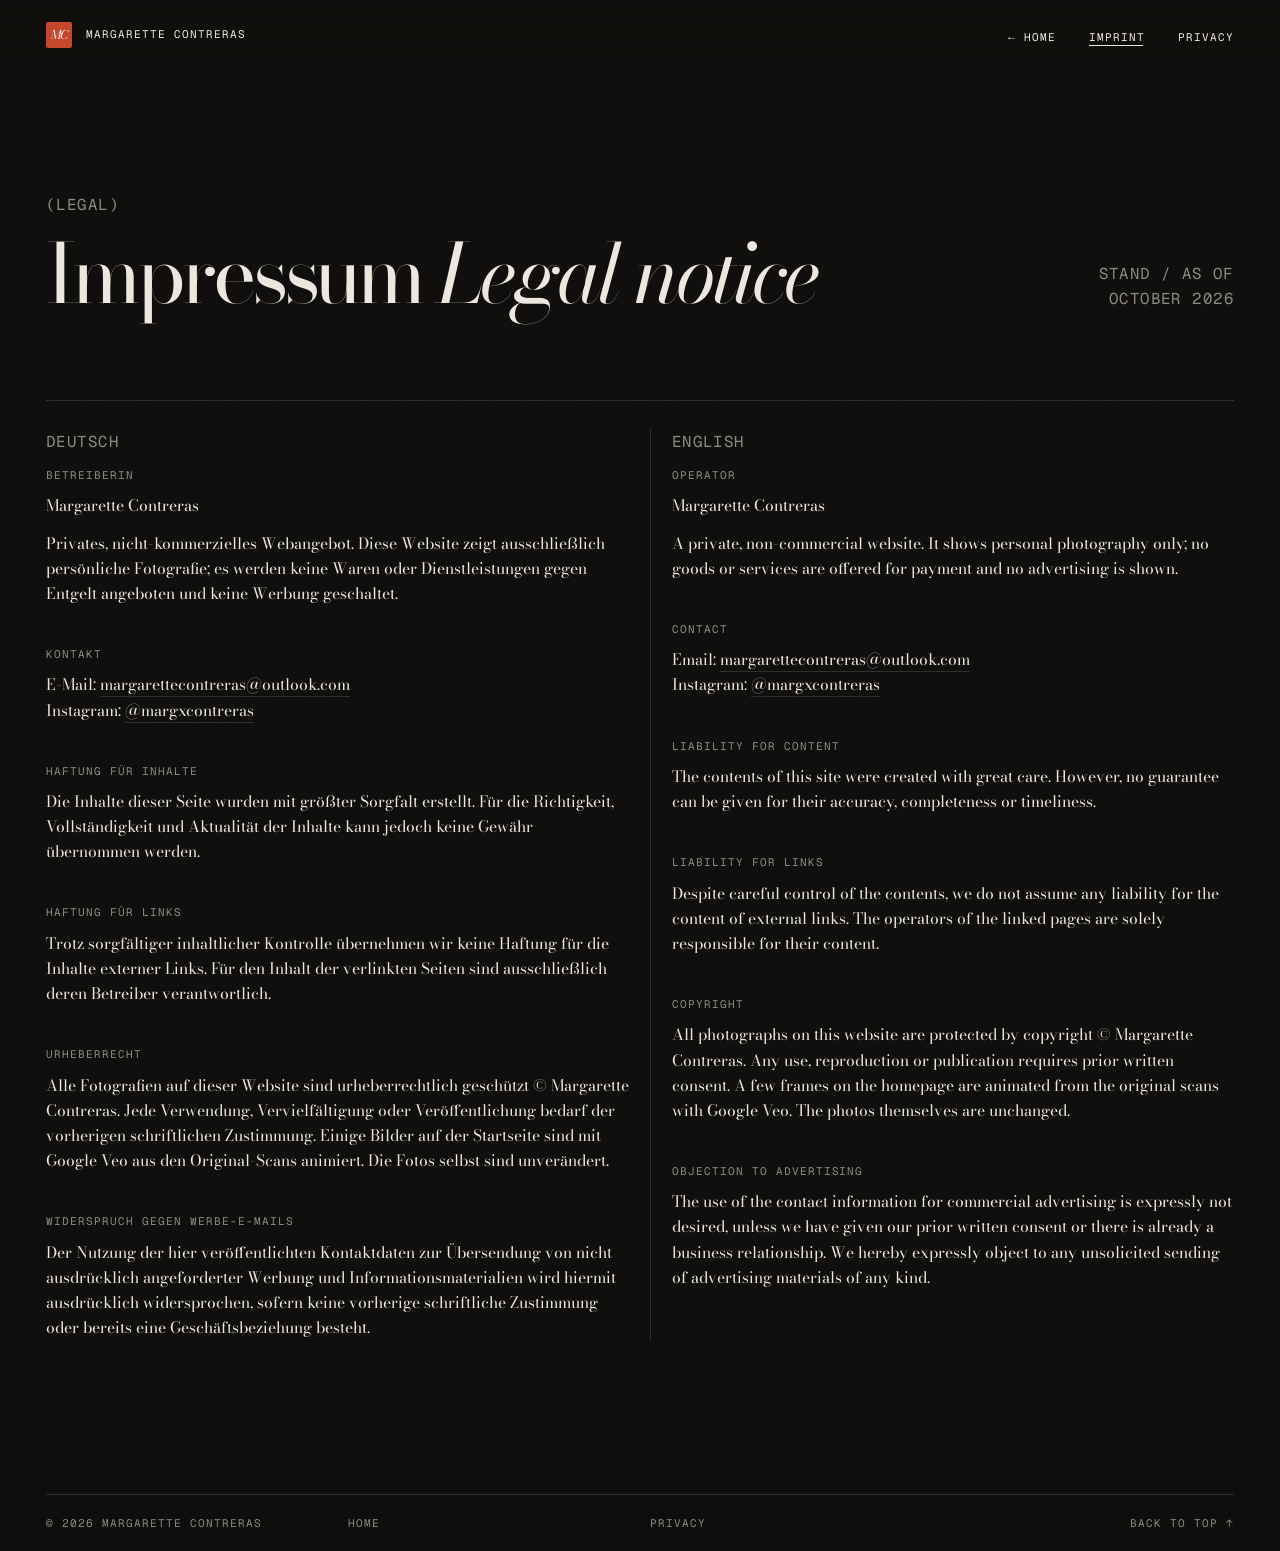
<file: imprint.html>
<!doctype html>
<html lang="de">
<head>
  <meta charset="utf-8">
  <meta name="viewport" content="width=device-width, initial-scale=1, viewport-fit=cover">
  <title>Impressum · Legal notice — Margarette Contreras</title>
  <meta name="description" content="Impressum und Haftungshinweise / legal notice and disclaimer — Margarette Contreras, analog film photography.">
  <meta name="robots" content="noindex, follow">
  <link rel="canonical" href="https://www.palawanbeachclub.com/imprint.html">
  <meta name="theme-color" content="#0f0e0c">
  <meta name="format-detection" content="telephone=no">
  <link rel="icon" href="favicon.ico" sizes="48x48">
  <link rel="icon" href="assets/favicon.svg" type="image/svg+xml">
  <link rel="icon" href="assets/icons/icon-192.png" type="image/png" sizes="192x192">
  <link rel="apple-touch-icon" href="assets/icons/apple-touch-icon.png">
  <link rel="manifest" href="site.webmanifest">
  <meta name="mc-stats" content="https://script.google.com/macros/s/AKfycbz0H4VcNe8KmKWgVdMO8owYbukgaNNAuoeO9ac7e2RC4tht_lnoYjXaPWjPo59Tga8ukA/exec">
  <link rel="stylesheet" href="assets/css/style.css">
  <script src="assets/js/count.js" defer></script>
</head>
<body class="page-legal">
  <a class="skip mono" href="#content">Skip to content</a>
  <header class="site-header">
    <a class="brand" href="index.html" aria-label="Margarette Contreras — home">
      <span class="seal" aria-hidden="true">MC</span>
      <span class="brand__name mono">Margarette Contreras</span>
    </a>
    <nav class="site-nav site-nav--legal" aria-label="Main">
      <ul>
        <li><a class="mono" href="index.html">← Home</a></li>
        <li><a class="mono" href="imprint.html" aria-current="page">Imprint</a></li>
        <li><a class="mono" href="privacy.html">Privacy</a></li>
      </ul>
    </nav>
  </header>

  <main class="legal" id="content">
    <header class="legal__head">
      <p class="mono label">(Legal)</p>
      <h1>Impressum <em>Legal notice</em></h1>
      <p class="mono legal__meta">Stand / as of<br>October 2026</p>
    </header>

    <div class="legal__cols">
      <section class="legal__col" lang="de" aria-labelledby="de-title">
        <p class="mono legal__lang" id="de-title">Deutsch</p>

        <h2 class="mono">Betreiberin</h2>
        <!-- Private, non-commercial site: name + email only. If the site ever becomes commercial (paid shoots, print sales, ads),
             add a serviceable address here (a c/o address service works, a P.O. box does not), per § 5 DDG. -->
        <p>Margarette Contreras</p>
        <p>Privates, nicht-kommerzielles Webangebot. Diese Website zeigt ausschließlich persönliche Fotografie; es werden keine Waren oder Dienstleistungen gegen Entgelt angeboten und keine Werbung geschaltet.</p>

        <h2 class="mono">Kontakt</h2>
        <p>E-Mail: <a href="mailto:margarettecontreras@outlook.com">margarettecontreras@outlook.com</a><br>
          Instagram: <a href="https://www.instagram.com/margxcontreras/" target="_blank" rel="noopener">@margxcontreras</a></p>

        <h2 class="mono">Haftung für Inhalte</h2>
        <p>Die Inhalte dieser Seite wurden mit größter Sorgfalt erstellt. Für die Richtigkeit, Vollständigkeit und Aktualität der Inhalte kann jedoch keine Gewähr übernommen werden.</p>

        <h2 class="mono">Haftung für Links</h2>
        <p>Trotz sorgfältiger inhaltlicher Kontrolle übernehmen wir keine Haftung für die Inhalte externer Links. Für den Inhalt der verlinkten Seiten sind ausschließlich deren Betreiber verantwortlich.</p>

        <h2 class="mono">Urheberrecht</h2>
        <p>Alle Fotografien auf dieser Website sind urheberrechtlich geschützt © Margarette Contreras. Jede Verwendung, Vervielfältigung oder Veröffentlichung bedarf der vorherigen schriftlichen Zustimmung. Einige Bilder auf der Startseite sind mit Google Veo aus den Original-Scans animiert. Die Fotos selbst sind unverändert.</p>

        <h2 class="mono">Widerspruch gegen Werbe-E-Mails</h2>
        <p>Der Nutzung der hier veröffentlichten Kontaktdaten zur Übersendung von nicht ausdrücklich angeforderter Werbung und Informationsmaterialien wird hiermit ausdrücklich widersprochen, sofern keine vorherige schriftliche Zustimmung oder bereits eine Geschäftsbeziehung besteht.</p>
      </section>

      <section class="legal__col" lang="en" aria-labelledby="en-title">
        <p class="mono legal__lang" id="en-title">English</p>

        <h2 class="mono">Operator</h2>
        <p>Margarette Contreras</p>
        <p>A private, non-commercial website. It shows personal photography only; no goods or services are offered for payment and no advertising is shown.</p>

        <h2 class="mono">Contact</h2>
        <p>Email: <a href="mailto:margarettecontreras@outlook.com">margarettecontreras@outlook.com</a><br>
          Instagram: <a href="https://www.instagram.com/margxcontreras/" target="_blank" rel="noopener">@margxcontreras</a></p>

        <h2 class="mono">Liability for content</h2>
        <p>The contents of this site were created with great care. However, no guarantee can be given for their accuracy, completeness or timeliness.</p>

        <h2 class="mono">Liability for links</h2>
        <p>Despite careful control of the contents, we do not assume any liability for the content of external links. The operators of the linked pages are solely responsible for their content.</p>

        <h2 class="mono">Copyright</h2>
        <p>All photographs on this website are protected by copyright © Margarette Contreras. Any use, reproduction or publication requires prior written consent. A few frames on the homepage are animated from the original scans with Google Veo. The photos themselves are unchanged.</p>

        <h2 class="mono">Objection to advertising</h2>
        <p>The use of the contact information for commercial advertising is expressly not desired, unless we have given our prior written consent or there is already a business relationship. We hereby expressly object to any unsolicited sending of advertising materials of any kind.</p>
      </section>
    </div>
  </main>

  <footer class="site-footer">
    <div class="site-footer__row mono">
      <span>© 2026 Margarette Contreras</span>
      <a href="index.html">Home</a>
      <a href="privacy.html">Privacy</a>
      <a href="#content">Back to top ↑</a>
    </div>
    <a class="visitors mono" href="stats.html" hidden>N° <span data-visitors></span> visitors →</a>
  </footer>
  <div class="grain" aria-hidden="true"></div>
</body>
</html>
</file>
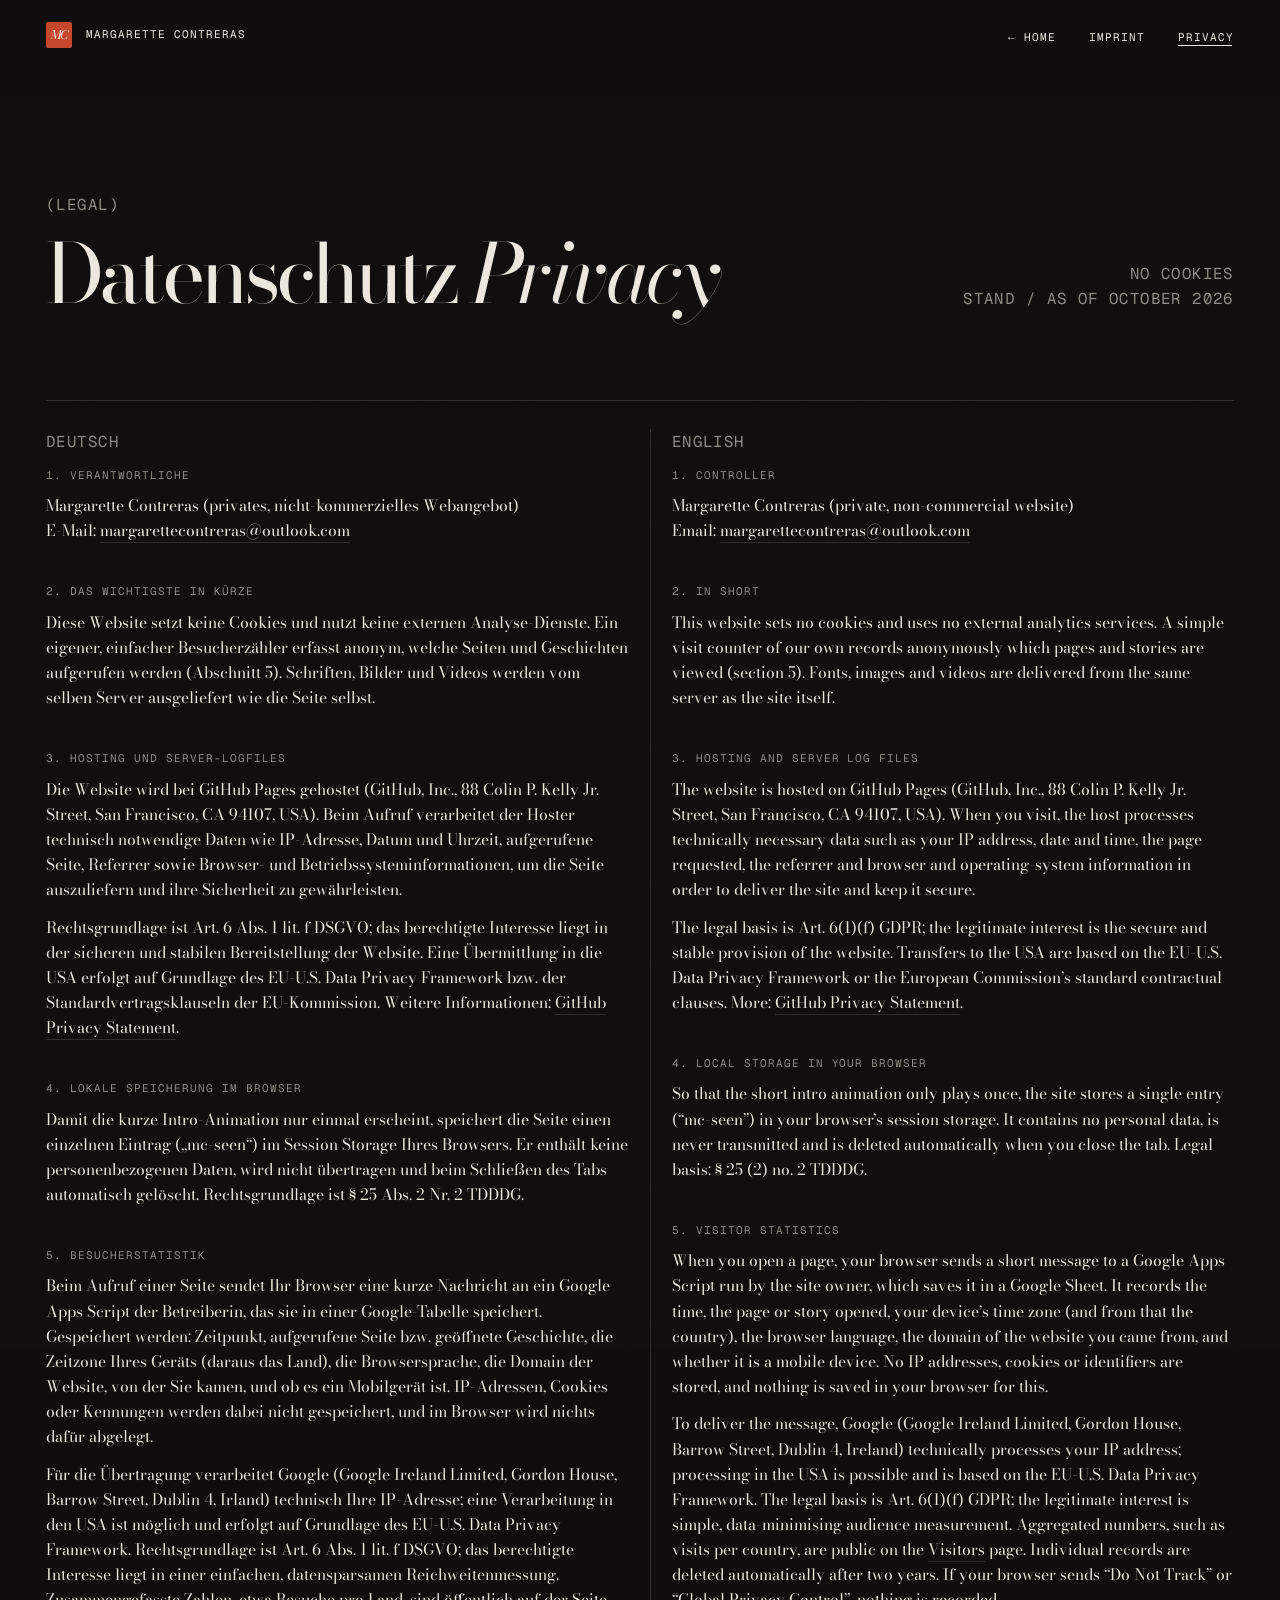
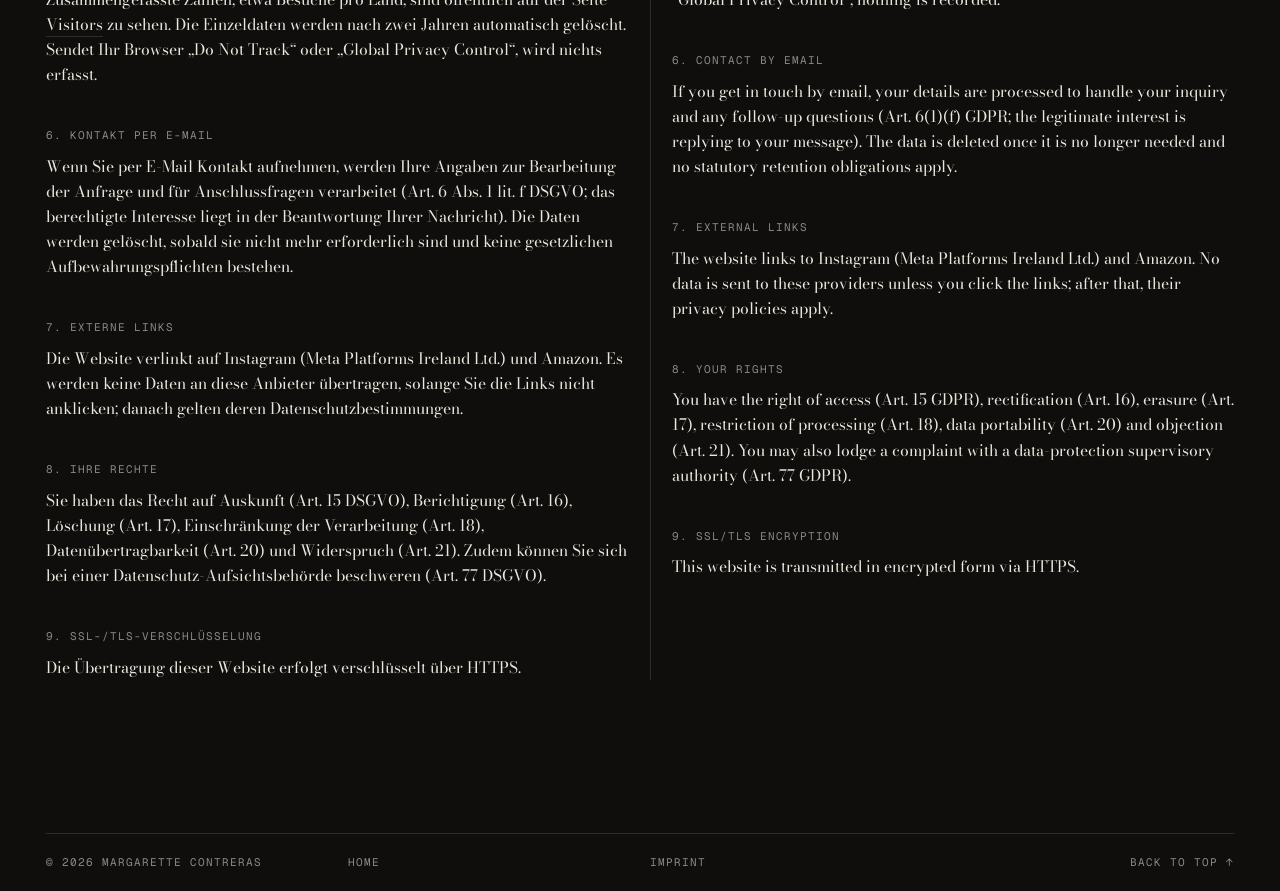
<file: privacy.html>
<!doctype html>
<html lang="de">
<head>
  <meta charset="utf-8">
  <meta name="viewport" content="width=device-width, initial-scale=1, viewport-fit=cover">
  <title>Datenschutz · Privacy — Margarette Contreras</title>
  <meta name="description" content="Datenschutzerklärung / privacy policy — Margarette Contreras, analog film photography. No cookies.">
  <meta name="robots" content="noindex, follow">
  <link rel="canonical" href="https://www.palawanbeachclub.com/privacy.html">
  <meta name="theme-color" content="#0f0e0c">
  <meta name="format-detection" content="telephone=no">
  <link rel="icon" href="favicon.ico" sizes="48x48">
  <link rel="icon" href="assets/favicon.svg" type="image/svg+xml">
  <link rel="icon" href="assets/icons/icon-192.png" type="image/png" sizes="192x192">
  <link rel="apple-touch-icon" href="assets/icons/apple-touch-icon.png">
  <link rel="manifest" href="site.webmanifest">
  <meta name="mc-stats" content="https://script.google.com/macros/s/AKfycbz0H4VcNe8KmKWgVdMO8owYbukgaNNAuoeO9ac7e2RC4tht_lnoYjXaPWjPo59Tga8ukA/exec">
  <link rel="stylesheet" href="assets/css/style.css">
  <script src="assets/js/count.js" defer></script>
</head>
<body class="page-legal">
  <a class="skip mono" href="#content">Skip to content</a>
  <header class="site-header">
    <a class="brand" href="index.html" aria-label="Margarette Contreras — home">
      <span class="seal" aria-hidden="true">MC</span>
      <span class="brand__name mono">Margarette Contreras</span>
    </a>
    <nav class="site-nav site-nav--legal" aria-label="Main">
      <ul>
        <li><a class="mono" href="index.html">← Home</a></li>
        <li><a class="mono" href="imprint.html">Imprint</a></li>
        <li><a class="mono" href="privacy.html" aria-current="page">Privacy</a></li>
      </ul>
    </nav>
  </header>

  <main class="legal" id="content">
    <header class="legal__head">
      <p class="mono label">(Legal)</p>
      <h1>Datenschutz <em>Privacy</em></h1>
      <p class="mono legal__meta">No cookies<br>Stand / as of October 2026</p>
    </header>

    <div class="legal__cols">
      <section class="legal__col" lang="de" aria-labelledby="de-title">
        <p class="mono legal__lang" id="de-title">Deutsch</p>

        <h2 class="mono">1. Verantwortliche</h2>
        <p>Margarette Contreras (privates, nicht-kommerzielles Webangebot)<br>
          E-Mail: <a href="mailto:margarettecontreras@outlook.com">margarettecontreras@outlook.com</a></p>

        <h2 class="mono">2. Das Wichtigste in Kürze</h2>
        <p>Diese Website setzt keine Cookies und nutzt keine externen Analyse-Dienste. Ein eigener, einfacher Besucherzähler erfasst anonym, welche Seiten und Geschichten aufgerufen werden (Abschnitt 5). Schriften, Bilder und Videos werden vom selben Server ausgeliefert wie die Seite selbst.</p>

        <h2 class="mono">3. Hosting und Server-Logfiles</h2>
        <p>Die Website wird bei GitHub Pages gehostet (GitHub, Inc., 88 Colin P. Kelly Jr. Street, San Francisco, CA 94107, USA). Beim Aufruf verarbeitet der Hoster technisch notwendige Daten wie IP-Adresse, Datum und Uhrzeit, aufgerufene Seite, Referrer sowie Browser- und Betriebssysteminformationen, um die Seite auszuliefern und ihre Sicherheit zu gewährleisten.</p>
        <p>Rechtsgrundlage ist Art. 6 Abs. 1 lit. f DSGVO; das berechtigte Interesse liegt in der sicheren und stabilen Bereitstellung der Website. Eine Übermittlung in die USA erfolgt auf Grundlage des EU-U.S. Data Privacy Framework bzw. der Standardvertragsklauseln der EU-Kommission. Weitere Informationen: <a href="https://docs.github.com/en/site-policy/privacy-policies/github-general-privacy-statement" target="_blank" rel="noopener">GitHub Privacy Statement</a>.</p>

        <h2 class="mono">4. Lokale Speicherung im Browser</h2>
        <p>Damit die kurze Intro-Animation nur einmal erscheint, speichert die Seite einen einzelnen Eintrag („mc-seen“) im Session Storage Ihres Browsers. Er enthält keine personenbezogenen Daten, wird nicht übertragen und beim Schließen des Tabs automatisch gelöscht. Rechtsgrundlage ist § 25 Abs. 2 Nr. 2 TDDDG.</p>

        <h2 class="mono">5. Besucherstatistik</h2>
        <p>Beim Aufruf einer Seite sendet Ihr Browser eine kurze Nachricht an ein Google Apps Script der Betreiberin, das sie in einer Google-Tabelle speichert. Gespeichert werden: Zeitpunkt, aufgerufene Seite bzw. geöffnete Geschichte, die Zeitzone Ihres Geräts (daraus das Land), die Browsersprache, die Domain der Website, von der Sie kamen, und ob es ein Mobilgerät ist. IP-Adressen, Cookies oder Kennungen werden dabei nicht gespeichert, und im Browser wird nichts dafür abgelegt.</p>
        <p>Für die Übertragung verarbeitet Google (Google Ireland Limited, Gordon House, Barrow Street, Dublin 4, Irland) technisch Ihre IP-Adresse; eine Verarbeitung in den USA ist möglich und erfolgt auf Grundlage des EU-U.S. Data Privacy Framework. Rechtsgrundlage ist Art. 6 Abs. 1 lit. f DSGVO; das berechtigte Interesse liegt in einer einfachen, datensparsamen Reichweitenmessung. Zusammengefasste Zahlen, etwa Besuche pro Land, sind öffentlich auf der Seite <a href="stats.html">Visitors</a> zu sehen. Die Einzeldaten werden nach zwei Jahren automatisch gelöscht. Sendet Ihr Browser „Do Not Track“ oder „Global Privacy Control“, wird nichts erfasst.</p>

        <h2 class="mono">6. Kontakt per E-Mail</h2>
        <p>Wenn Sie per E-Mail Kontakt aufnehmen, werden Ihre Angaben zur Bearbeitung der Anfrage und für Anschlussfragen verarbeitet (Art. 6 Abs. 1 lit. f DSGVO; das berechtigte Interesse liegt in der Beantwortung Ihrer Nachricht). Die Daten werden gelöscht, sobald sie nicht mehr erforderlich sind und keine gesetzlichen Aufbewahrungspflichten bestehen.</p>

        <h2 class="mono">7. Externe Links</h2>
        <p>Die Website verlinkt auf Instagram (Meta Platforms Ireland Ltd.) und Amazon. Es werden keine Daten an diese Anbieter übertragen, solange Sie die Links nicht anklicken; danach gelten deren Datenschutzbestimmungen.</p>

        <h2 class="mono">8. Ihre Rechte</h2>
        <p>Sie haben das Recht auf Auskunft (Art. 15 DSGVO), Berichtigung (Art. 16), Löschung (Art. 17), Einschränkung der Verarbeitung (Art. 18), Datenübertragbarkeit (Art. 20) und Widerspruch (Art. 21). Zudem können Sie sich bei einer Datenschutz-Aufsichtsbehörde beschweren (Art. 77 DSGVO).</p>

        <h2 class="mono">9. SSL-/TLS-Verschlüsselung</h2>
        <p>Die Übertragung dieser Website erfolgt verschlüsselt über HTTPS.</p>
      </section>

      <section class="legal__col" lang="en" aria-labelledby="en-title">
        <p class="mono legal__lang" id="en-title">English</p>

        <h2 class="mono">1. Controller</h2>
        <p>Margarette Contreras (private, non-commercial website)<br>
          Email: <a href="mailto:margarettecontreras@outlook.com">margarettecontreras@outlook.com</a></p>

        <h2 class="mono">2. In short</h2>
        <p>This website sets no cookies and uses no external analytics services. A simple visit counter of our own records anonymously which pages and stories are viewed (section 5). Fonts, images and videos are delivered from the same server as the site itself.</p>

        <h2 class="mono">3. Hosting and server log files</h2>
        <p>The website is hosted on GitHub Pages (GitHub, Inc., 88 Colin P. Kelly Jr. Street, San Francisco, CA 94107, USA). When you visit, the host processes technically necessary data such as your IP address, date and time, the page requested, the referrer and browser and operating-system information in order to deliver the site and keep it secure.</p>
        <p>The legal basis is Art. 6(1)(f) GDPR; the legitimate interest is the secure and stable provision of the website. Transfers to the USA are based on the EU-U.S. Data Privacy Framework or the European Commission’s standard contractual clauses. More: <a href="https://docs.github.com/en/site-policy/privacy-policies/github-general-privacy-statement" target="_blank" rel="noopener">GitHub Privacy Statement</a>.</p>

        <h2 class="mono">4. Local storage in your browser</h2>
        <p>So that the short intro animation only plays once, the site stores a single entry (“mc-seen”) in your browser’s session storage. It contains no personal data, is never transmitted and is deleted automatically when you close the tab. Legal basis: § 25 (2) no. 2 TDDDG.</p>

        <h2 class="mono">5. Visitor statistics</h2>
        <p>When you open a page, your browser sends a short message to a Google Apps Script run by the site owner, which saves it in a Google Sheet. It records the time, the page or story opened, your device’s time zone (and from that the country), the browser language, the domain of the website you came from, and whether it is a mobile device. No IP addresses, cookies or identifiers are stored, and nothing is saved in your browser for this.</p>
        <p>To deliver the message, Google (Google Ireland Limited, Gordon House, Barrow Street, Dublin 4, Ireland) technically processes your IP address; processing in the USA is possible and is based on the EU-U.S. Data Privacy Framework. The legal basis is Art. 6(1)(f) GDPR; the legitimate interest is simple, data-minimising audience measurement. Aggregated numbers, such as visits per country, are public on the <a href="stats.html">Visitors</a> page. Individual records are deleted automatically after two years. If your browser sends “Do Not Track” or “Global Privacy Control”, nothing is recorded.</p>

        <h2 class="mono">6. Contact by email</h2>
        <p>If you get in touch by email, your details are processed to handle your inquiry and any follow-up questions (Art. 6(1)(f) GDPR; the legitimate interest is replying to your message). The data is deleted once it is no longer needed and no statutory retention obligations apply.</p>

        <h2 class="mono">7. External links</h2>
        <p>The website links to Instagram (Meta Platforms Ireland Ltd.) and Amazon. No data is sent to these providers unless you click the links; after that, their privacy policies apply.</p>

        <h2 class="mono">8. Your rights</h2>
        <p>You have the right of access (Art. 15 GDPR), rectification (Art. 16), erasure (Art. 17), restriction of processing (Art. 18), data portability (Art. 20) and objection (Art. 21). You may also lodge a complaint with a data-protection supervisory authority (Art. 77 GDPR).</p>

        <h2 class="mono">9. SSL/TLS encryption</h2>
        <p>This website is transmitted in encrypted form via HTTPS.</p>
      </section>
    </div>
  </main>

  <footer class="site-footer">
    <div class="site-footer__row mono">
      <span>© 2026 Margarette Contreras</span>
      <a href="index.html">Home</a>
      <a href="imprint.html">Imprint</a>
      <a href="#content">Back to top ↑</a>
    </div>
    <a class="visitors mono" href="stats.html" hidden>N° <span data-visitors></span> visitors →</a>
  </footer>
  <div class="grain" aria-hidden="true"></div>
</body>
</html>
</file>
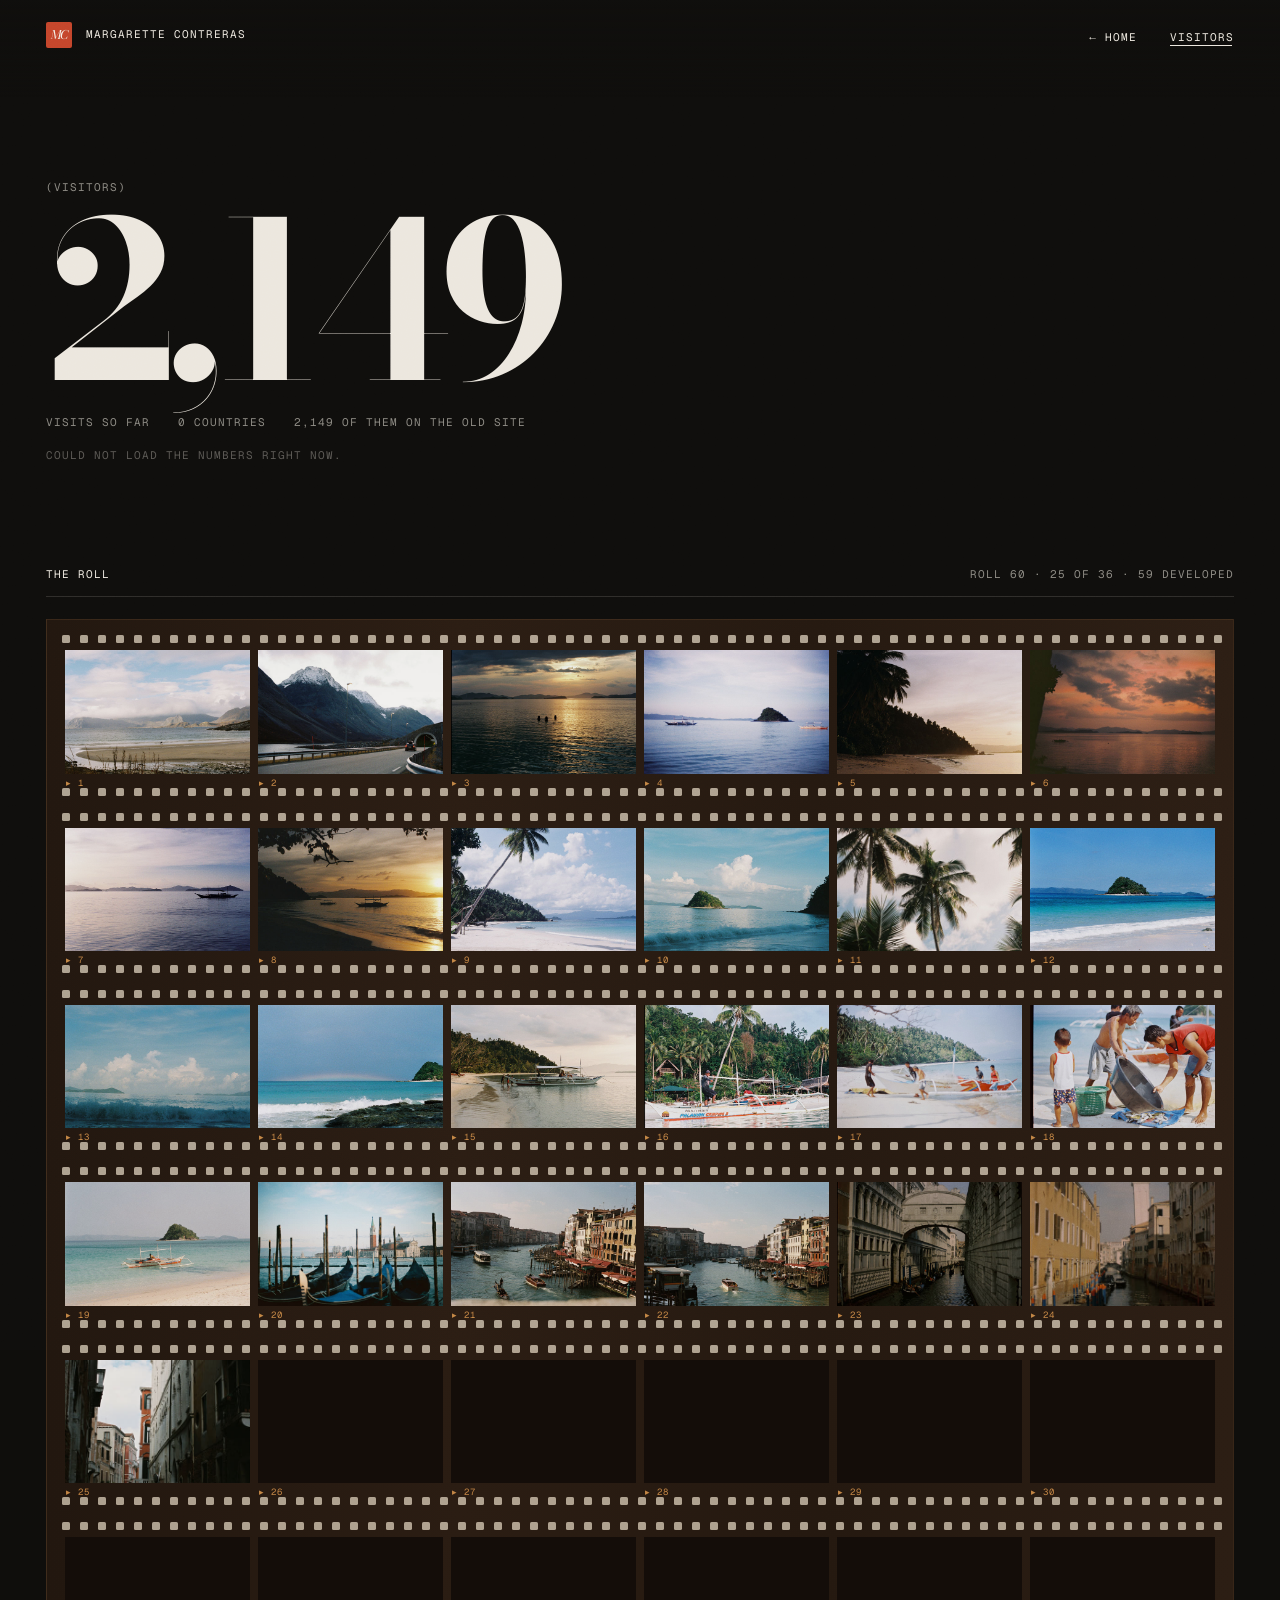
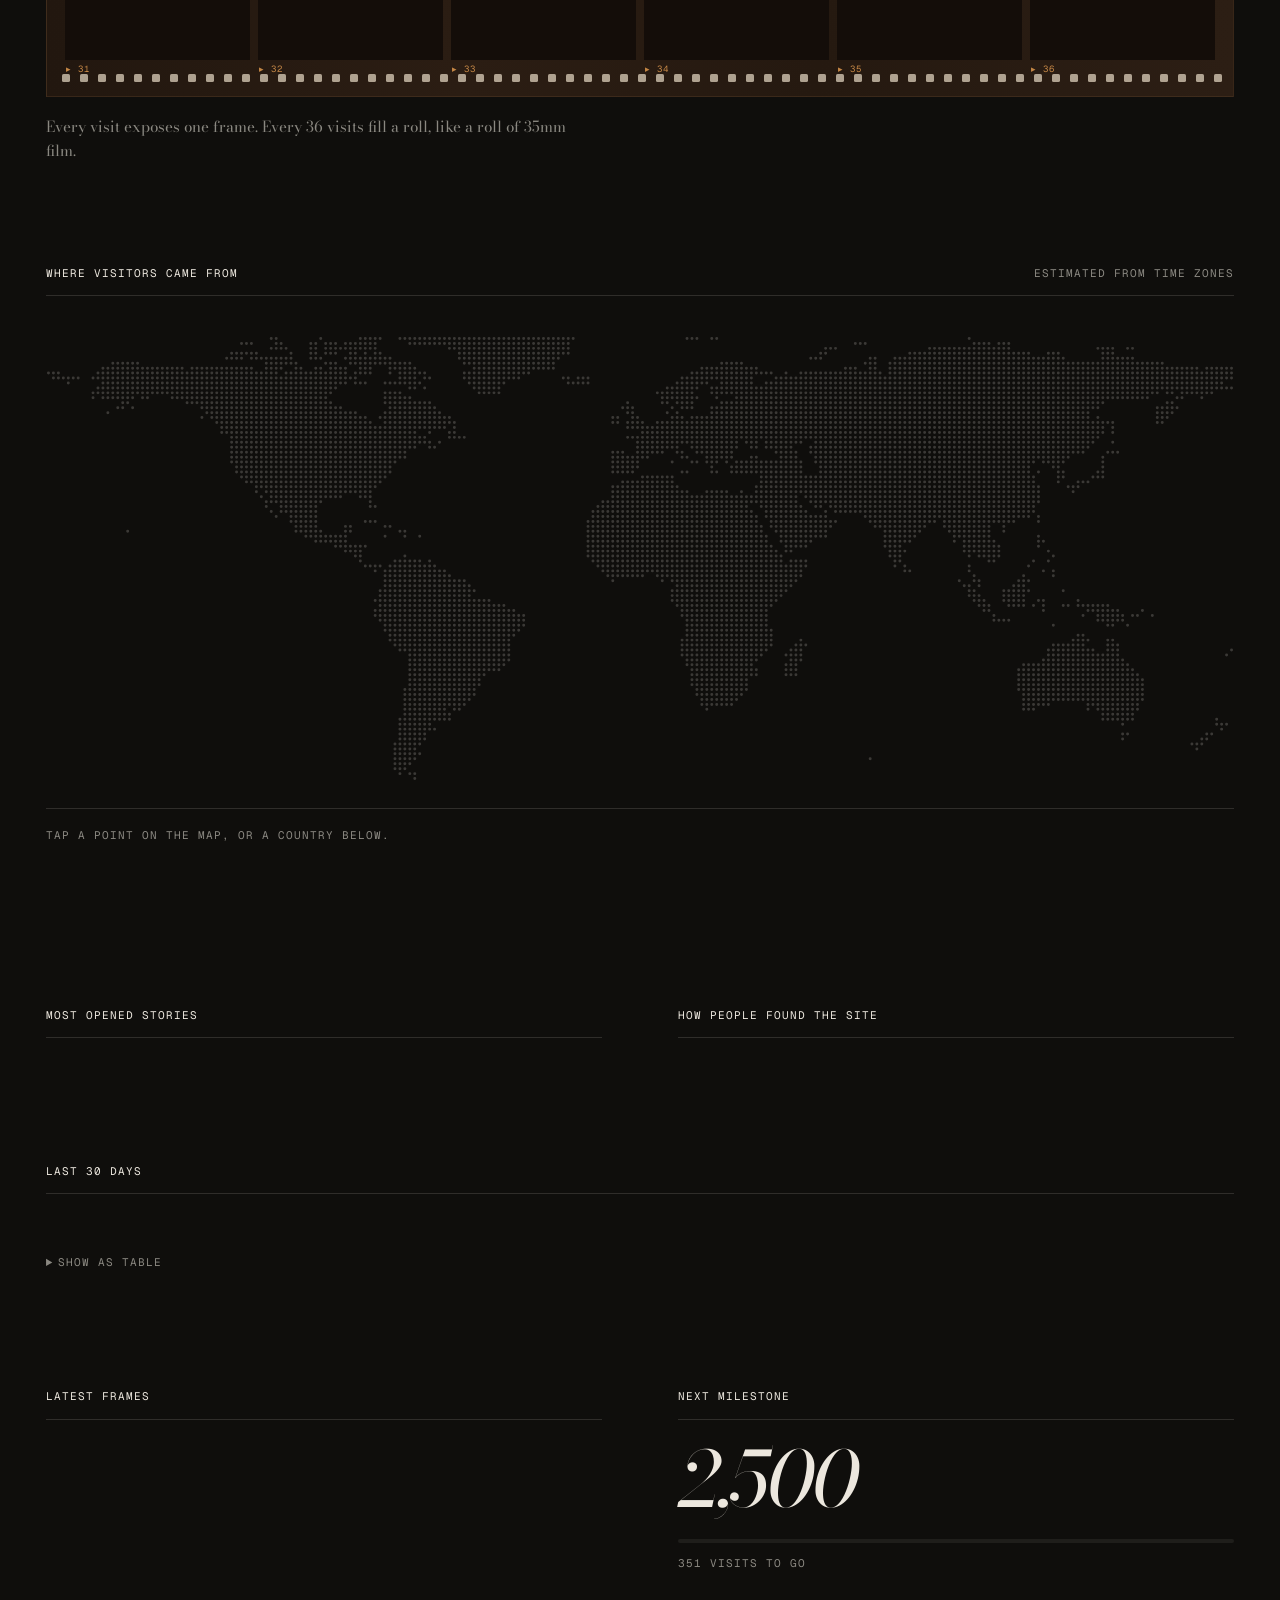
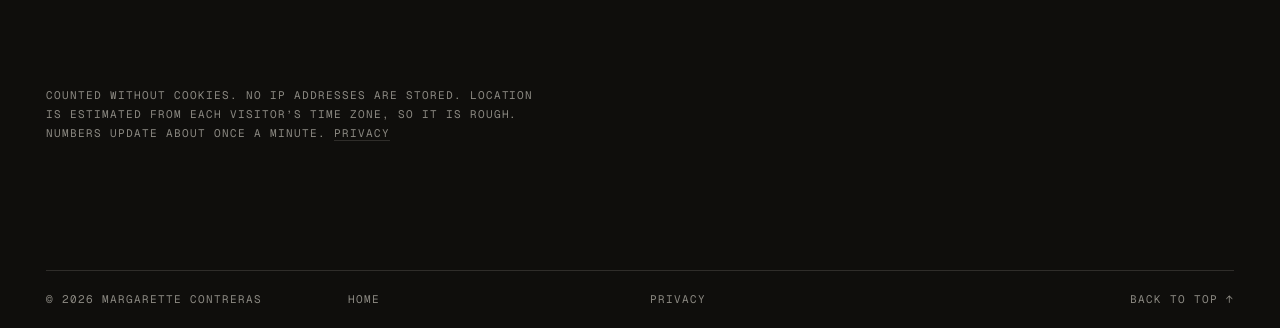
<file: stats.html>
<!doctype html>
<html lang="en">
<head>
  <meta charset="utf-8">
  <meta name="viewport" content="width=device-width, initial-scale=1, viewport-fit=cover">
  <title>Visitors — Margarette Contreras</title>
  <meta name="description" content="Who visits this site, and from where. Counted without cookies.">
  <meta name="robots" content="noindex, follow">
  <link rel="canonical" href="https://www.palawanbeachclub.com/stats.html">
  <meta name="theme-color" content="#0f0e0c">
  <meta name="format-detection" content="telephone=no">
  <meta name="mc-stats" content="https://script.google.com/macros/s/AKfycbz0H4VcNe8KmKWgVdMO8owYbukgaNNAuoeO9ac7e2RC4tht_lnoYjXaPWjPo59Tga8ukA/exec">
  <link rel="icon" href="favicon.ico" sizes="48x48">
  <link rel="icon" href="assets/favicon.svg" type="image/svg+xml">
  <link rel="icon" href="assets/icons/icon-192.png" type="image/png" sizes="192x192">
  <link rel="apple-touch-icon" href="assets/icons/apple-touch-icon.png">
  <link rel="manifest" href="site.webmanifest">
  <link rel="preload" href="assets/fonts/bodoni-moda-latin-opsz-normal.woff2" as="font" type="font/woff2" crossorigin>
  <link rel="preload" href="assets/fonts/geist-mono-latin-400-normal.woff2" as="font" type="font/woff2" crossorigin>
  <link rel="stylesheet" href="assets/css/style.css">
  <script src="assets/js/count.js" defer></script>
  <script src="assets/js/stats-page.js" defer></script>
</head>
<body class="page-legal page-stats">
  <a class="skip mono" href="#content">Skip to content</a>
  <header class="site-header">
    <a class="brand" href="index.html" aria-label="Margarette Contreras — home">
      <span class="seal" aria-hidden="true">MC</span>
      <span class="brand__name mono">Margarette Contreras</span>
    </a>
    <nav class="site-nav site-nav--legal" aria-label="Main">
      <ul>
        <li><a class="mono" href="index.html">← Home</a></li>
        <li><a class="mono" href="stats.html" aria-current="page">Visitors</a></li>
      </ul>
    </nav>
  </header>

  <main class="stats" id="content" data-state="loading">
    <section class="stats__hero">
      <p class="mono label">(Visitors)</p>
      <h1 class="stats__count"><span data-count>2,149</span></h1>
      <p class="mono stats__sub">
        <span>Visits so far</span>
        <span><span data-countries>0</span> countries</span>
        <span>2,149 of them on the old site</span>
      </p>
      <p class="stats__you" data-you hidden></p>
      <p class="mono stats__status" data-status>Developing…</p>
    </section>

    <section class="stats__block" aria-labelledby="roll-title">
      <div class="stats__head">
        <h2 class="mono" id="roll-title">The roll</h2>
        <p class="mono label" data-roll-label></p>
      </div>
      <div class="contact-sheet" data-sheet></div>
      <p class="stats__note">Every visit exposes one frame. Every 36 visits fill a roll, like a roll of 35mm film.</p>
    </section>

    <section class="stats__block" aria-labelledby="map-title">
      <div class="stats__head">
        <h2 class="mono" id="map-title">Where visitors came from</h2>
        <p class="mono label">Estimated from time zones</p>
      </div>
      <div class="map__scroll" data-map-scroll>
        <div class="map" data-map>
          <canvas class="map__dots" aria-hidden="true"></canvas>
          <div class="map__pins" data-pins></div>
        </div>
      </div>
      <div class="map__panel" data-panel aria-live="polite">
        <p class="mono label">Tap a point on the map, or a country below.</p>
      </div>
      <ol class="rank" data-countries-list aria-label="Visits by country"></ol>
    </section>

    <div class="stats__cols">
      <section class="stats__block" aria-labelledby="stories-title">
        <div class="stats__head"><h2 class="mono" id="stories-title">Most opened stories</h2></div>
        <ol class="board" data-stories></ol>
      </section>
      <section class="stats__block" aria-labelledby="refs-title">
        <div class="stats__head"><h2 class="mono" id="refs-title">How people found the site</h2></div>
        <ol class="rank rank--plain" data-refs></ol>
        <p class="mono label stats__devices" data-devices></p>
      </section>
    </div>

    <section class="stats__block" aria-labelledby="days-title">
      <div class="stats__head">
        <h2 class="mono" id="days-title">Last 30 days</h2>
        <p class="mono label" data-days-total></p>
      </div>
      <div class="days" data-days role="img"></div>
      <details class="days__table mono">
        <summary>Show as table</summary>
        <table><thead><tr><th scope="col">Day</th><th scope="col">Visits</th></tr></thead><tbody data-days-table></tbody></table>
      </details>
    </section>

    <div class="stats__cols">
      <section class="stats__block" aria-labelledby="recent-title">
        <div class="stats__head"><h2 class="mono" id="recent-title">Latest frames</h2></div>
        <ol class="recent" data-recent></ol>
      </section>
      <section class="stats__block" aria-labelledby="goal-title">
        <div class="stats__head"><h2 class="mono" id="goal-title">Next milestone</h2></div>
        <p class="milestone" data-milestone></p>
        <div class="progress" aria-hidden="true"><span data-progress></span></div>
        <p class="mono label" data-milestone-note></p>
      </section>
    </div>

    <p class="mono label stats__foot">Counted without cookies. No IP addresses are stored. Location is estimated from each visitor’s time zone, so it is rough. Numbers update about once a minute. <a href="privacy.html">Privacy</a></p>
  </main>

  <div class="tip mono" data-tip role="tooltip" hidden></div>

  <footer class="site-footer">
    <div class="site-footer__row mono">
      <span>© 2026 Margarette Contreras</span>
      <a href="index.html">Home</a>
      <a href="privacy.html">Privacy</a>
      <a href="#content">Back to top ↑</a>
    </div>
  </footer>
  <div class="grain" aria-hidden="true"></div>
</body>
</html>
</file>
<file: assets/css/style.css>
/* ==========================================================================
   Margarette Contreras — Analog Film Photography
   Bodoni Moda (display / text, optical sizes) + Geist Mono (captions)
   ========================================================================== */

@font-face {
  font-family: "Bodoni Moda";
  src: url("../fonts/bodoni-moda-latin-opsz-normal.woff2") format("woff2");
  font-weight: 400 900;
  font-style: normal;
  font-display: swap;
}
@font-face {
  font-family: "Bodoni Moda";
  src: url("../fonts/bodoni-moda-latin-opsz-italic.woff2") format("woff2");
  font-weight: 400 900;
  font-style: italic;
  font-display: swap;
}
@font-face {
  font-family: "Geist Mono";
  src: url("../fonts/geist-mono-latin-400-normal.woff2") format("woff2");
  font-weight: 400;
  font-style: normal;
  font-display: swap;
}

:root {
  --ink: #0f0e0c;          /* sumi */
  --ink-2: #1a1815;
  --bone: #ece7de;
  --paper: #e7e1d5;        /* washi */
  --shu: #c4452b;          /* vermilion seal */

  --fg: var(--bone);
  --muted: rgba(236, 231, 222, 0.56);
  --line: rgba(236, 231, 222, 0.14);

  --serif: "Bodoni Moda", "Bodoni 72", Didot, Georgia, serif;
  --mono: "Geist Mono", ui-monospace, "SF Mono", Menlo, monospace;

  /* side padding never smaller than a notch / rounded-corner safe area */
  --pad: max(clamp(18px, 3.6vw, 60px), env(safe-area-inset-left, 0px), env(safe-area-inset-right, 0px));
  --safe-b: env(safe-area-inset-bottom, 0px);
  --gap: clamp(12px, 1.6vw, 24px);
  --ease: cubic-bezier(0.16, 1, 0.3, 1);
  --ease-io: cubic-bezier(0.76, 0, 0.24, 1);
}

/* ---------- Base ---------- */
*, *::before, *::after { box-sizing: border-box; }
html { -webkit-text-size-adjust: 100%; text-size-adjust: 100%; -webkit-tap-highlight-color: transparent; color-scheme: dark; }
@media (prefers-reduced-motion: no-preference) { html { scroll-behavior: smooth; } }
html.lb-open, html.menu-open { overflow: hidden; }

body {
  margin: 0;
  background: var(--ink);
  color: var(--fg);
  font-family: var(--serif);
  font-weight: 400;
  font-size: clamp(16px, 0.35vw + 14.5px, 19px);
  line-height: 1.55;
  -webkit-font-smoothing: antialiased;
  -moz-osx-font-smoothing: grayscale;
  text-rendering: optimizeLegibility;
  font-optical-sizing: auto;
  overflow-x: clip;
}
img, video { display: block; max-width: 100%; }
img { height: auto; }
a { color: inherit; text-decoration: none; }
button { font: inherit; color: inherit; }
p, h1, h2, h3, dl, dd, ol, figure { margin: 0; }
em { font-style: italic; }
::selection { background: var(--shu); color: var(--bone); }
:focus-visible { outline: 1px solid currentColor; outline-offset: 4px; }

/* Display type */
.hero__title, .statement__text, .chapter__title, .chapter__num, .frame__note,
.index__heading, .index__title, .about__lead, .pub__title, .pubs__heading,
.contact__kicker, .contact__mail, .site-footer__mark, .lb__title, .loader__count,
.menu nav a, .legal h1, .interlude__title, .seal {
  font-family: var(--serif);
  font-weight: 400;
}

/* Caption — like the edge print on a film strip */
.mono {
  font-family: var(--mono);
  font-size: 0.6875rem;
  font-weight: 400;
  letter-spacing: 0.09em;
  line-height: 1.5;
  text-transform: uppercase;
}
.label { color: var(--muted); }
.vlabel { writing-mode: vertical-rl; transform: rotate(180deg); white-space: nowrap; color: var(--muted); }
.grid {
  display: grid;
  grid-template-columns: repeat(12, minmax(0, 1fr));
  column-gap: var(--gap);
}
.theme-bone {
  --fg: #1a1712;
  --muted: rgba(26, 23, 18, 0.68);
  --line: rgba(26, 23, 18, 0.16);
  background: var(--paper);
  color: var(--fg);
}

.skip {
  position: fixed; left: var(--pad); top: 12px; z-index: 300;
  padding: 8px 12px; background: var(--bone); color: var(--ink);
  transform: translateY(-200%);
}
.skip:focus { transform: none; }

/* Seal (hanko) */
.seal {
  display: inline-grid; place-items: center;
  width: 26px; height: 26px; flex: none;
  background: var(--shu); color: #f4efe6;
  font-style: italic; font-size: 12px; letter-spacing: -0.04em; line-height: 1;
  border-radius: 2px;
}

/* ---------- Film grain ---------- */
.grain {
  position: fixed; inset: -50%; z-index: 190;
  pointer-events: none; opacity: 0.1;
  background-image: url("data:image/svg+xml;utf8,<svg xmlns='http://www.w3.org/2000/svg' width='220' height='220'><filter id='n'><feTurbulence type='fractalNoise' baseFrequency='0.85' numOctaves='3' stitchTiles='stitch'/><feColorMatrix type='saturate' values='0'/></filter><rect width='100%' height='100%' filter='url(%23n)'/></svg>");
  mix-blend-mode: overlay;
  animation: grain 0.9s steps(5) infinite;
}
@keyframes grain {
  0%   { transform: translate(0, 0); }
  20%  { transform: translate(-4%, 3%); }
  40%  { transform: translate(3%, -5%); }
  60%  { transform: translate(-6%, -2%); }
  80%  { transform: translate(5%, 4%); }
  100% { transform: translate(0, 0); }
}

/* ---------- Loader ---------- */
.loader { display: none; }
.js:not(.seen) .loader {
  position: fixed; inset: 0; z-index: 250;
  display: grid; place-items: center; align-content: center; gap: 28px;
  background: var(--ink); color: var(--bone);
  clip-path: inset(0 0 0 0);
  transition: clip-path 1.15s var(--ease-io);
  animation: loader-failsafe 0s 6s forwards;
}
.loader.is-done { clip-path: inset(0 0 100% 0); }
.loader[hidden] { display: none !important; }
.loader__count {
  font-size: clamp(4.2rem, 15.4vw, 14rem);
  line-height: 1; letter-spacing: -0.05em;
  font-variant-numeric: tabular-nums lining-nums;
}
.loader__meta {
  position: absolute; left: var(--pad); right: var(--pad); bottom: var(--pad);
  display: flex; justify-content: space-between; gap: 16px; color: var(--muted);
}
@keyframes loader-failsafe { to { visibility: hidden; } }

/* ---------- Header ---------- */
.site-header {
  position: fixed; top: 0; left: 0; right: 0; z-index: 120;
  display: grid; grid-template-columns: 1fr auto; align-items: center;
  padding: 20px var(--pad);
  color: var(--bone);
  transition: transform 0.7s var(--ease), color 0.5s var(--ease);
}
.site-header.is-hidden { transform: translateY(-120%); }
/* soft backdrop once the header floats over content */
.site-header::before {
  content: ""; position: absolute; inset: 0 0 -28px; z-index: -1; pointer-events: none;
  background: linear-gradient(to bottom, rgba(15, 14, 12, 0.92), rgba(15, 14, 12, 0.6) 55%, rgba(15, 14, 12, 0));
  opacity: 0; transition: opacity 0.5s var(--ease);
}
.site-header.is-scrolled::before, .page-legal .site-header::before { opacity: 1; }
.site-header.is-light::before { background: linear-gradient(to bottom, rgba(231, 225, 213, 0.94), rgba(231, 225, 213, 0.6) 55%, rgba(231, 225, 213, 0)); }
.menu-open .site-header::before { opacity: 0; }
.site-header.is-light { color: #1a1712; }
.menu-open .site-header { color: var(--bone); }
.brand { justify-self: start; display: inline-flex; align-items: center; gap: 14px; }
.site-nav { justify-self: end; }
.site-nav ul { display: flex; gap: clamp(18px, 2.6vw, 40px); list-style: none; margin: 0; padding: 0; }
.site-nav a { position: relative; }
.site-nav a::after {
  content: ""; position: absolute; left: 0; right: 0.2em; bottom: -2px; height: 1px;
  background: currentColor; transform: scaleX(0); transform-origin: right;
  transition: transform 0.6s var(--ease);
}
.site-nav a:hover::after, .site-nav a.is-active::after { transform: scaleX(1); transform-origin: left; }
.menu-btn { display: none; justify-self: end; min-height: 44px; min-width: 44px; background: none; border: 0; padding: 0; text-align: right; cursor: pointer; }

.menu {
  position: fixed; inset: 0; z-index: 110;
  display: flex; flex-direction: column; justify-content: flex-end; gap: 40px;
  padding: 96px var(--pad) calc(var(--pad) + var(--safe-b));
  overscroll-behavior: contain;
  background: var(--ink);
  clip-path: inset(0 0 100% 0);
  visibility: hidden;
  transition: clip-path 0.9s var(--ease-io), visibility 0s 0.9s;
}
.menu.is-open { clip-path: inset(0); visibility: visible; transition: clip-path 0.9s var(--ease-io); }
.menu nav { display: flex; flex-direction: column; gap: 4px; }
.menu nav a { font-size: clamp(2.6rem, 11vw, 4.5rem); line-height: 1; letter-spacing: -0.045em; }
.menu__foot { display: flex; justify-content: space-between; color: var(--muted); border-top: 1px solid var(--line); padding-top: 16px; }
.menu__foot a { display: inline-flex; align-items: center; min-height: 44px; }
.menu__legal { display: flex; gap: 24px; }

/* ---------- Split text ---------- */
.js [data-split] .w {
  display: inline-block; overflow: hidden; vertical-align: top; text-indent: 0;
  padding: 0.04em 0.07em 0.24em; margin: -0.04em -0.07em -0.24em;
}
.js [data-split] .i {
  display: inline-block;
  transform: translate3d(0, 112%, 0);
  transition: transform 1.4s var(--ease);
  transition-delay: calc(var(--i, 0) * 26ms);
}
.js [data-split="chars"] .i { transition-delay: calc(var(--i, 0) * 30ms); }
.js [data-split].is-in .i { transform: none; }

/* ---------- Reveal ---------- */
.js .reveal { opacity: 0; transform: translate3d(0, 24px, 0); transition: opacity 1.4s var(--ease), transform 1.4s var(--ease); }
.js .reveal.is-in { opacity: 1; transform: none; }

/* ---------- Depth: pinned scenes and sliding sheets ---------- */
.stack { position: relative; }
.pin {
  position: sticky; top: 0; z-index: 0;
  height: 100vh; height: 100svh; min-height: 520px;
  overflow: hidden; isolation: isolate;
  --p: 0;
}
.pin__inner {
  position: absolute; inset: 0; z-index: -2;
  transform: scale(calc(1 - var(--p) * 0.08)) translate3d(0, calc(var(--p) * -3vh), 0);
  transform-origin: 50% 35%;
  will-change: transform;
}
.pin__inner img, .pin__inner video {
  position: absolute; inset: 0; width: 100%; height: 100%; object-fit: cover;
}
.pin__dim {
  position: absolute; inset: 0; z-index: 2; pointer-events: none;
  background: #050504; opacity: calc(var(--p) * 0.7);
}
.pin__content {
  opacity: calc(1 - var(--p) * 1.6);
  transform: translate3d(0, calc(var(--p) * -8vh), 0);
}
.sheet {
  position: relative; z-index: 1;
  background: var(--ink);
  box-shadow: 0 -30px 90px rgba(0, 0, 0, 0.45);
}

/* Living stills: video fades in over the photograph once it plays */
.living { opacity: 0; transition: opacity 1.6s var(--ease); }
.living.is-playing { opacity: 1; }

/* ---------- Hero ---------- */
.hero { color: #f3eee6; }
.hero .pin__inner img, .hero .pin__inner video { filter: saturate(0.92) brightness(0.88); }
.js .hero .pin__inner { scale: 1.12; transition: scale 2.8s var(--ease); }
.is-ready .hero .pin__inner { scale: 1; }
.hero::after {
  content: ""; position: absolute; inset: 0; z-index: -1;
  background:
    linear-gradient(to bottom, rgba(15, 14, 12, 0.6), rgba(15, 14, 12, 0.16) 16%, rgba(15, 14, 12, 0) 30%),
    linear-gradient(to top, rgba(15, 14, 12, 0.8), rgba(15, 14, 12, 0.32) 34%, rgba(15, 14, 12, 0) 58%);
}
.hero__content {
  position: absolute; left: var(--pad); right: var(--pad); bottom: clamp(64px, 9vh, 104px); z-index: 3;
}
.hero__title {
  font-size: clamp(2.2rem, 6.1vw, 7.4rem);
  line-height: 0.8;
  letter-spacing: -0.05em;
}
.hero__title .line { display: block; }
/* "Contreras" is anchored so its C cuts through the descender of the g */
.hero__title .line + .line { padding-left: 1.62em; }
.hero__sub { margin-top: clamp(18px, 2.4vw, 32px); color: rgba(243, 238, 230, 0.8); }
.hero__foot {
  position: absolute; left: var(--pad); right: var(--pad); bottom: calc(24px + var(--safe-b)); z-index: 3;
  display: grid; grid-template-columns: 1fr auto 1fr; align-items: end;
  color: rgba(243, 238, 230, 0.72);
}
.hero__foot > :last-child { justify-self: end; }
.hero__scroll { display: inline-flex; align-items: center; gap: 12px; }
.hero__scroll::before {
  content: ""; width: 1px; height: 28px; background: currentColor;
  transform-origin: top; animation: scrollcue 2.4s var(--ease-io) infinite;
}
@keyframes scrollcue {
  0% { transform: scaleY(0); transform-origin: top; }
  45% { transform: scaleY(1); transform-origin: top; }
  55% { transform: scaleY(1); transform-origin: bottom; }
  100% { transform: scaleY(0); transform-origin: bottom; }
}
.js .hero__sub, .js .hero__foot { opacity: 0; transition: opacity 1.6s var(--ease) 0.9s; }
.is-ready .hero__sub { opacity: 1; }
.is-ready .hero__foot { opacity: 1; }

/* ---------- Statement ---------- */
.statement {
  padding: clamp(120px, 18vw, 300px) var(--pad) clamp(110px, 16vw, 260px);
  row-gap: 64px;
  align-items: start;
}
.statement .vlabel { grid-column: 1 / 2; grid-row: 1 / 3; justify-self: start; }
.statement__text {
  grid-column: 3 / 12;
  font-size: clamp(1.5rem, 3.45vw, 3.9rem);
  line-height: 1.06;
  letter-spacing: -0.03em;
  text-indent: 18%;
  text-wrap: pretty;
}
.statement__aside {
  grid-column: 3 / 12;
  display: flex; gap: clamp(32px, 8vw, 140px);
  color: var(--muted);
}

/* ---------- Chapters ---------- */
.chapter { padding-bottom: clamp(96px, 14vw, 220px); }
.chapter__head {
  padding: clamp(120px, 14vw, 220px) var(--pad) 0;
  margin-bottom: clamp(64px, 9vw, 140px);
  row-gap: 32px;
  align-items: end;
}
.chapter__kicker { grid-column: 1 / -1; display: flex; align-items: baseline; gap: 16px; color: var(--muted); }
.chapter__num { font-style: italic; text-transform: none; letter-spacing: -0.02em; font-size: 1.6rem; line-height: 1; color: var(--fg); }
.chapter__title {
  grid-column: 1 / 9;
  font-size: clamp(3.1rem, 10.5vw, 11.9rem);
  line-height: 0.82;
  letter-spacing: -0.055em;
}
.chapter__dek { grid-column: 10 / 13; max-width: 34ch; font-size: 0.95rem; line-height: 1.5; color: var(--muted); padding-bottom: 0.5em; }

/* ---------- Spreads / frames ---------- */
.spread {
  display: grid;
  grid-template-columns: repeat(12, minmax(0, 1fr));
  column-gap: var(--gap);
  row-gap: clamp(72px, 10vw, 180px);
  padding: 0 var(--pad);
  align-items: start;
}
.frame { grid-column: var(--c, 1 / -1); margin-top: var(--y, 0); }
.frame[data-speed] { will-change: transform; }
.frame__btn {
  display: block; width: 100%;
  padding: 0; border: 0; background: none; cursor: pointer; text-align: left;
}
.frame__img {
  position: relative; display: block; overflow: hidden;
  aspect-ratio: var(--ar, 3 / 2);
  background: var(--ink-2);
}
.frame__img img, .frame__img video {
  position: absolute; inset: 0;
  width: 100%; height: 100%; object-fit: cover;
  transition: transform 2s var(--ease), filter 0.8s var(--ease), opacity 1.6s var(--ease);
}
.js .frame__img { clip-path: inset(100% 0 0 0); transition: clip-path 1.6s var(--ease); }
.js .frame__img img, .js .frame__img video { transform: scale(1.2); }
.js .frame.is-in .frame__img { clip-path: inset(0 0 0 0); }
.js .frame.is-in .frame__img img, .js .frame.is-in .frame__img video { transform: scale(1); }
@media (hover: hover) {
  .js .frame.is-in .frame__btn:hover img, .js .frame.is-in .frame__btn:hover video { transform: scale(1.03); }
}
.frame figcaption {
  display: flex; justify-content: space-between; gap: 16px;
  margin-top: 14px; color: var(--muted);
}
.frame figcaption > :first-child { color: var(--fg); }
.frame__note {
  margin-top: clamp(28px, 4vw, 56px);
  font-style: italic;
  font-size: clamp(1.1rem, 1.45vw, 1.45rem);
  line-height: 1.35;
  max-width: 24ch;
}

/* ---------- Full-bleed scenes ---------- */
.bleed, .interlude { color: #f3eee6; --muted: rgba(243, 238, 230, 0.74); --fg: #f3eee6; }
.bleed::after, .interlude::after {
  content: ""; position: absolute; inset: 0; z-index: -1;
  background: linear-gradient(to top, rgba(15, 14, 12, 0.82), rgba(15, 14, 12, 0.28) 42%, rgba(15, 14, 12, 0) 64%),
              linear-gradient(to bottom, rgba(15, 14, 12, 0.5), rgba(15, 14, 12, 0) 18%);
}
.bleed .pin__inner img, .bleed .pin__inner video { object-position: 18% 50%; }
.bleed--venice .pin__inner img, .bleed--venice .pin__inner video { object-position: 50% 50%; }
.bleed__head {
  position: absolute; left: 0; right: 0; bottom: 0; z-index: 3;
  padding: 0 var(--pad) clamp(28px, 4vw, 56px);
  row-gap: 28px; align-items: end;
}
.bleed__head .chapter__title { grid-column: 1 / 10; }
.bleed__head .chapter__dek { grid-column: 10 / 13; color: var(--fg); }
.bleed + .spread { margin-top: 30vh; padding-top: clamp(96px, 12vw, 180px); padding-bottom: clamp(96px, 14vw, 220px); }

.interlude__content {
  position: absolute; inset: auto var(--pad) clamp(28px, 4vw, 56px); z-index: 3;
  display: grid; grid-template-columns: repeat(12, minmax(0, 1fr)); column-gap: var(--gap); row-gap: 28px;
  align-items: end;
}
.interlude__content .label { grid-column: 1 / -1; color: var(--muted); }
.interlude__title {
  grid-column: 1 / 8;
  font-size: clamp(2.8rem, 8.4vw, 9.5rem); line-height: 0.84; letter-spacing: -0.055em;
}
.interlude__stocks { grid-column: 9 / 13; display: grid; gap: 22px; }
.interlude__stocks ul { list-style: none; margin: 0; padding: 0; border-top: 1px solid rgba(243, 238, 230, 0.28); }
.interlude__stocks li { display: flex; justify-content: space-between; padding: 9px 0; border-bottom: 1px solid rgba(243, 238, 230, 0.18); }
.interlude__stocks li span:last-child { color: var(--muted); }
.interlude__stocks p { font-size: 0.95rem; line-height: 1.5; color: var(--fg); max-width: 40ch; }
.interlude + .sheet { margin-top: 30vh; }

/* ---------- Index ---------- */
.index { padding: clamp(110px, 12vw, 180px) var(--pad) clamp(110px, 13vw, 200px); }
.index__head {
  display: grid; grid-template-columns: repeat(12, minmax(0, 1fr)); column-gap: var(--gap);
  align-items: end; padding-bottom: clamp(28px, 3.4vw, 48px);
}
.index__head .vlabel { grid-column: 1 / 2; grid-row: 1; justify-self: start; }
.index__heading {
  grid-column: 3 / 10;
  font-size: clamp(2.5rem, 7vw, 7.7rem); line-height: 0.82; letter-spacing: -0.055em;
}
.index__meta { grid-column: 10 / 13; text-align: right; }
.index__list { list-style: none; margin: 0; padding: 0; border-top: 1px solid var(--line); }
.index__row {
  display: grid; grid-template-columns: repeat(12, minmax(0, 1fr)); column-gap: var(--gap);
  align-items: baseline;
  width: 100%; padding: clamp(16px, 1.7vw, 26px) 0;
  border: 0; border-bottom: 1px solid var(--line);
  background: none; text-align: left; cursor: pointer;
  transition: opacity 0.5s var(--ease);
}
.index__row > .mono:first-child { grid-column: 1 / 2; color: var(--muted); }
.index__title {
  grid-column: 2 / 8;
  font-size: clamp(1.75rem, 4.9vw, 5.3rem);
  line-height: 0.95; letter-spacing: -0.045em;
  transition: transform 0.9s var(--ease);
}
.index__dek { grid-column: 8 / 11; font-size: 0.92rem; line-height: 1.45; color: var(--muted); max-width: 32ch; }
.index__series { grid-column: 11 / 12; color: var(--muted); }
.index__count { grid-column: 12 / 13; text-align: right; }
/* Touch screens have no hover preview: show the cover inside each row instead */
.index__thumb { display: none; }
@media (hover: none) {
  .index__thumb {
    display: block; grid-column: 12 / 13; justify-self: end; align-self: center;
    width: clamp(56px, 8vw, 96px); aspect-ratio: 4 / 5; object-fit: cover;
  }
  .index__count { display: none; }
  .index__row { align-items: center; }
}
@media (hover: hover) {
  .index__list:hover .index__row:not(:hover) { opacity: 0.28; }
  .index__row:hover .index__title { transform: translate3d(clamp(10px, 1.8vw, 32px), 0, 0); font-style: italic; }
}
.index__preview {
  position: fixed; top: 0; left: 0; z-index: 90;
  width: clamp(200px, 19vw, 340px); aspect-ratio: 4 / 5;
  pointer-events: none; overflow: hidden;
  opacity: 0; scale: 0.88;
  transition: opacity 0.45s var(--ease), scale 0.6s var(--ease);
}
.index__preview.is-on { opacity: 1; scale: 1; }
.index__preview img {
  position: absolute; inset: 0; width: 100%; height: 100%; object-fit: cover;
  clip-path: inset(0 0 100% 0); transition: clip-path 0.7s var(--ease);
}
.index__preview img.is-active { clip-path: inset(0); z-index: 1; }
@media (hover: none), (pointer: coarse) { .index__preview { display: none; } }

/* ---------- Filmstrip ---------- */
.filmstrip {
  position: relative; z-index: 1;
  overflow: hidden;
  /* developed film base: brown-black, slightly denser at the edges */
  background:
    linear-gradient(to bottom, rgba(0, 0, 0, 0.35), rgba(0, 0, 0, 0) 22%, rgba(0, 0, 0, 0) 78%, rgba(0, 0, 0, 0.35)),
    linear-gradient(90deg, #22170f, #2b1d13 35%, #251910 65%, #2c1e14);
  border-block: 1px solid rgba(120, 84, 52, 0.25);
}
.filmstrip__track {
  position: relative;
  display: flex; gap: 14px;
  width: max-content;
  padding: 44px 0;
  animation: strip 120s linear infinite;
}
.filmstrip__track::before, .filmstrip__track::after {
  content: ""; position: absolute; left: 0; right: 0; height: 10px;
  background-image: url("data:image/svg+xml;utf8,<svg xmlns='http://www.w3.org/2000/svg' width='22' height='10'><rect x='6' y='0' width='10' height='10' rx='2' fill='%23e9dcc6' fill-opacity='.82'/></svg>");
  background-repeat: repeat-x; background-size: 22px 10px;
}
.filmstrip__track::before { top: 12px; }
.filmstrip__track::after { bottom: 12px; }
.filmstrip:hover .filmstrip__track { animation-play-state: paused; }
@keyframes strip { to { transform: translate3d(-50%, 0, 0); } }
.filmstrip__frame { position: relative; flex: none; }
.filmstrip__frame img { height: clamp(96px, 10.5vw, 160px); width: auto; aspect-ratio: 3 / 2; object-fit: cover; }
.filmstrip__code {
  position: absolute; left: 2px; right: 2px; top: calc(100% + 5px);
  display: flex; justify-content: space-between;
  font-family: var(--mono); font-size: 9px; line-height: 1; letter-spacing: 0.12em;
  color: #e09a4f;
}

/* ---------- About ---------- */
.about { position: relative; z-index: 1; padding: clamp(110px, 14vw, 230px) var(--pad) clamp(96px, 11vw, 170px); }
.about .grid { row-gap: 40px; align-items: start; }
.about__label { grid-column: 1 / -1; }
.about__portrait { grid-column: 1 / 6; }
.about__body { grid-column: 7 / 13; padding-top: clamp(0px, 4vw, 64px); }
.about__lead {
  font-size: clamp(1.45rem, 2.5vw, 2.8rem);
  line-height: 1.08; letter-spacing: -0.03em;
  text-wrap: pretty;
}
.about__cols {
  display: grid; grid-template-columns: 1fr 1fr; gap: calc(var(--gap) * 1.5);
  margin-top: clamp(40px, 5vw, 72px);
  font-size: 1rem; line-height: 1.6;
}
.about__cols p:first-child::first-letter {
  float: left; font-size: 3.6em; line-height: 0.82; padding: 0.06em 0.08em 0 0; font-style: italic;
}
.facts {
  display: grid; grid-template-columns: max-content 1fr; gap: 10px 48px;
  margin-top: clamp(48px, 6vw, 88px); padding-top: 20px;
  border-top: 1px solid var(--line);
}
.facts dt { color: var(--muted); }
.facts dd { min-width: 0; }
.facts a { border-bottom: 1px solid var(--line); transition: border-color 0.4s; }
.facts a:hover { border-color: currentColor; }

/* ---------- Publications ---------- */
.pubs { position: relative; z-index: 1; padding: clamp(40px, 5vw, 80px) var(--pad) clamp(110px, 13vw, 220px); }
.pubs__head {
  display: grid; grid-template-columns: repeat(12, minmax(0, 1fr)); column-gap: var(--gap);
  align-items: end; padding-bottom: clamp(28px, 4vw, 56px);
}
.pubs__head .label { grid-column: 1 / 5; align-self: start; }
.pubs__heading {
  grid-column: 5 / 13; justify-self: end;
  font-size: clamp(2.5rem, 7vw, 7.7rem); line-height: 0.82; letter-spacing: -0.055em; font-style: italic;
}
.pubs__list { list-style: none; margin: 0; padding: 0; }
.pub {
  display: grid; grid-template-columns: repeat(12, minmax(0, 1fr)); column-gap: var(--gap);
  align-items: start;
  padding: clamp(22px, 2.6vw, 36px) 0;
  border-top: 1px solid var(--line);
}
.pub:last-child { border-bottom: 1px solid var(--line); }
.pub__num { grid-column: 1 / 2; padding-top: 0.5em; color: var(--muted); }
.pub__title { grid-column: 2 / 7; font-size: clamp(1.3rem, 2.35vw, 2.5rem); line-height: 1.02; letter-spacing: -0.035em; }
.pub__type { grid-column: 7 / 9; padding-top: 0.5em; color: var(--muted); }
.pub__text { grid-column: 9 / 12; font-size: 0.95rem; line-height: 1.55; }
.pub__link { display: inline-block; margin-top: 14px; border-bottom: 1px solid var(--line); transition: border-color 0.4s; }
.pub__link:hover { border-color: currentColor; }
.pub__thumb {
  grid-column: 12 / 13; justify-self: end; width: 100%; max-width: 112px;
  padding: 0; border: 0; background: none; cursor: pointer; overflow: hidden;
}
.pub__thumb img { width: 100%; aspect-ratio: 3 / 4; object-fit: cover; transition: transform 1.2s var(--ease); }
@media (hover: hover) { .pub__thumb:hover img { transform: scale(1.06); } }

/* ---------- Contact ---------- */
.contact { position: relative; z-index: 1; background: var(--ink); padding: clamp(130px, 17vw, 280px) var(--pad) clamp(80px, 10vw, 160px); }
.contact__grid { align-items: start; }
.contact .vlabel { grid-column: 1 / 2; grid-row: 1 / 4; justify-self: start; }
.contact__kicker {
  grid-column: 3 / 11;
  font-size: clamp(1.45rem, 3.1vw, 3.5rem); line-height: 1.04; letter-spacing: -0.03em;
  text-wrap: balance;
}
.contact__mail {
  grid-column: 3 / -1; justify-self: start;
  position: relative;
  margin-top: clamp(40px, 6vw, 96px);
  font-style: italic;
  font-size: clamp(1.15rem, 4.15vw, 5rem);
  line-height: 1.04; letter-spacing: -0.04em;
  overflow-wrap: anywhere;
}
.contact__mail::after {
  content: ""; position: absolute; left: 0; right: 0; bottom: -0.02em; height: 1px;
  background: currentColor; transform: scaleX(0.1); transform-origin: left;
  transition: transform 1s var(--ease);
}
.contact__mail:hover::after, .contact__mail:focus-visible::after { transform: scaleX(1); }
.contact__links { grid-column: 3 / -1; display: flex; gap: 36px; margin-top: 40px; color: var(--muted); }
.contact__links a:hover { color: var(--fg); }

/* ---------- Footer ---------- */
.site-footer { position: relative; z-index: 1; background: var(--ink); padding: 0 var(--pad) var(--safe-b); overflow: hidden; }
.site-footer__row a { padding: 4px 0; margin: -4px 0; }
.site-footer__row {
  display: grid; grid-template-columns: repeat(4, 1fr); gap: var(--gap);
  padding: 20px 0; border-top: 1px solid var(--line); color: var(--muted);
}
.site-footer__row a:hover { color: var(--fg); }
.site-footer__row > :last-child { justify-self: end; }
.site-footer__mark {
  font-size: 16.8vw; line-height: 0.74; letter-spacing: -0.06em;
  white-space: nowrap; text-align: center;
  height: 0.6em; margin-top: 3vw;
  color: var(--fg);
}

/* ---------- Lightbox ---------- */
.lightbox {
  position: fixed; inset: 0; z-index: 160;
  display: grid; grid-template-rows: auto minmax(0, 1fr) auto;
  background: #0b0a09;
  color: var(--bone);
  opacity: 0; visibility: hidden;
  transition: opacity 0.6s var(--ease), visibility 0s 0.6s;
}
.lightbox.is-open { opacity: 1; visibility: visible; transition: opacity 0.6s var(--ease); }
.lb__top {
  display: grid; grid-template-columns: 1fr auto 1fr; align-items: baseline; gap: 16px;
  padding: 20px var(--pad);
}
.lb__title { font-style: italic; font-size: clamp(1.4rem, 2vw, 2.1rem); line-height: 1; margin-right: 12px; }
.lb__series { color: var(--muted); }
.lb__count { font-variant-numeric: tabular-nums; }
.lb__close { justify-self: end; min-height: 44px; background: none; border: 0; cursor: pointer; padding: 0; }
.lightbox { overscroll-behavior: contain; touch-action: none; }
.lb__arrows { display: none; }
.lb__stage { position: relative; min-height: 0; }
.lb__img {
  position: absolute; top: 0; bottom: 0; left: var(--pad); right: var(--pad);
  width: calc(100% - 2 * var(--pad)); height: 100%; object-fit: contain;
  opacity: 0; transform: scale(0.985);
  transition: opacity 0.6s var(--ease), transform 0.9s var(--ease);
}
.lb__img.is-loaded { opacity: 1; transform: none; }
.lb__nav { position: absolute; top: 0; bottom: 0; width: 50%; background: none; border: 0; padding: 0; cursor: pointer; }
.lb__nav--prev { left: 0; cursor: w-resize; }
.lb__nav--next { right: 0; cursor: e-resize; }
.lb__bottom {
  display: grid; grid-template-columns: repeat(12, minmax(0, 1fr)); column-gap: var(--gap);
  align-items: end; padding: 20px var(--pad) calc(24px + var(--safe-b));
}
.lb__text { grid-column: 1 / 6; font-size: 0.92rem; line-height: 1.5; color: var(--muted); max-width: 56ch; }
.lb__thumbs { grid-column: 7 / 13; display: flex; justify-content: flex-end; gap: 6px; }
.lb__thumbs button {
  width: 56px; aspect-ratio: 3 / 2; padding: 0; border: 0; background: none; cursor: pointer;
  opacity: 0.35; transition: opacity 0.4s;
}
.lb__thumbs button[aria-current="true"], .lb__thumbs button:hover { opacity: 1; }
.lb__thumbs img { width: 100%; height: 100%; object-fit: cover; }

/* ---------- Cursor ---------- */
.cursor {
  position: fixed; top: 0; left: 0; z-index: 170;
  width: 84px; height: 84px; margin: -42px 0 0 -42px;
  display: grid; place-items: center;
  border-radius: 50%;
  background: var(--bone); color: var(--ink);
  pointer-events: none;
  opacity: 0; scale: 0.2;
  transition: opacity 0.35s var(--ease), scale 0.5s var(--ease);
}
.cursor span { font-family: var(--mono); font-size: 10px; letter-spacing: 0.12em; text-transform: uppercase; }
.cursor.is-on { opacity: 1; scale: 1; }
.has-cursor [data-cursor] { cursor: none; }
@media (hover: none), (pointer: coarse) { .cursor { display: none; } }

/* ---------- Legal pages (imprint, privacy) & 404 ---------- */
.legal { padding: clamp(130px, 15vw, 220px) var(--pad) clamp(96px, 12vw, 160px); }
.legal__head { display: grid; grid-template-columns: repeat(12, minmax(0, 1fr)); column-gap: var(--gap); align-items: end; margin-bottom: clamp(48px, 7vw, 104px); }
.legal__head .label { grid-column: 1 / -1; margin-bottom: 20px; }
.legal h1 { grid-column: 1 / 10; font-size: clamp(2.4rem, 6.4vw, 6.4rem); line-height: 0.9; letter-spacing: -0.05em; }
.legal__meta { grid-column: 10 / 13; justify-self: end; text-align: right; color: var(--muted); }
.legal__cols { display: grid; grid-template-columns: repeat(12, minmax(0, 1fr)); column-gap: var(--gap); row-gap: 56px; border-top: 1px solid var(--line); padding-top: 28px; }
.legal__col { grid-column: span 6; min-width: 0; }
.legal__col + .legal__col { padding-left: var(--gap); border-left: 1px solid var(--line); }
.legal__lang { color: var(--muted); margin-bottom: 8px; }
.legal h2 { margin: 40px 0 10px; color: var(--muted); }
.legal h2:first-of-type { margin-top: 12px; }
.legal p, .legal li { max-width: 60ch; font-size: 0.98rem; line-height: 1.6; }
.legal p + p { margin-top: 0.8em; }
.legal ul { margin: 0.6em 0 0; padding-left: 1.1em; }
.legal a { border-bottom: 1px solid var(--line); transition: border-color 0.4s; overflow-wrap: anywhere; }
.legal a:hover { border-color: currentColor; }
.todo { outline: 1px dashed var(--shu); outline-offset: 3px; color: var(--shu); }
.site-nav--legal { grid-column: -2; }
.site-nav--legal a[aria-current="page"]::after { transform: scaleX(1); }

.notfound { min-height: 100vh; min-height: 100svh; display: grid; align-content: end; gap: 28px; padding: 120px var(--pad) calc(48px + var(--safe-b)); position: relative; isolation: isolate; }
.notfound__media { position: absolute; inset: 0; z-index: -1; }
.notfound__media img { width: 100%; height: 100%; object-fit: cover; filter: brightness(0.55) saturate(0.9); }
.notfound h1 { font-size: clamp(5rem, 22vw, 18rem); line-height: 0.8; letter-spacing: -0.06em; padding-bottom: 0.08em; }
.notfound p:not(.mono) { font-size: clamp(1.2rem, 2.4vw, 2rem); line-height: 1.2; letter-spacing: -0.02em; max-width: 24ch; }
.notfound a.mono { border-bottom: 1px solid currentColor; justify-self: start; padding: 6px 0; }

/* ---------- Visitors page ---------- */
:root { --data: #c47f3c; --data-hi: #e09a4f; }  /* single data hue, validated against the dark surface */
.visitors { display: inline-block; margin: 2px 0 16px; font-size: 10px; color: rgba(236, 231, 222, 0.2); transition: color 0.4s var(--ease); }
.visitors:hover, .visitors:focus-visible { color: var(--fg); }
.visitors[hidden] { display: none; }

.stats { padding: clamp(120px, 14vw, 200px) var(--pad) clamp(80px, 10vw, 140px); }
.stats__count {
  margin: 14px 0 22px;
  font-size: clamp(4.6rem, 17vw, 16rem); line-height: 0.84; letter-spacing: -0.05em;
  font-variant-numeric: proportional-nums lining-nums;
}
.stats__sub { display: flex; flex-wrap: wrap; gap: 6px 28px; color: var(--muted); }
.stats__you { margin-top: 28px; max-width: 32ch; font-size: clamp(1.3rem, 2.4vw, 2.2rem); line-height: 1.15; letter-spacing: -0.02em; }
.stats__status { margin-top: 16px; color: rgba(236, 231, 222, 0.34); }
.stats__block { margin-top: clamp(64px, 8vw, 120px); min-width: 0; }
.stats__head {
  display: flex; justify-content: space-between; align-items: baseline; gap: 16px;
  padding-bottom: 14px; margin-bottom: 22px; border-bottom: 1px solid var(--line);
}
.stats__head .label { text-align: right; }
.stats__note { margin-top: 18px; max-width: 60ch; color: var(--muted); font-size: 0.95rem; }
.stats__cols { display: grid; grid-template-columns: 1fr 1fr; column-gap: clamp(32px, 6vw, 96px); }
.stats__devices { margin-top: 18px; }
.stats__foot { margin-top: clamp(72px, 9vw, 130px); max-width: 72ch; line-height: 1.7; }
.stats__foot a { border-bottom: 1px solid var(--line); }

/* contact sheet: 6 strips of 6 frames on brown film base */
.contact-sheet {
  display: grid; gap: 8px; padding: 10px;
  background: linear-gradient(90deg, #22170f, #2b1d13 35%, #251910 65%, #2c1e14);
  border: 1px solid rgba(120, 84, 52, 0.25);
}
.cs__strip {
  position: relative; display: grid; grid-template-columns: repeat(6, minmax(0, 1fr)); gap: 8px;
  padding: 20px 8px 26px;
}
.cs__strip::before, .cs__strip::after {
  content: ""; position: absolute; left: 0; right: 0; height: 8px;
  background-image: url("data:image/svg+xml;utf8,<svg xmlns='http://www.w3.org/2000/svg' width='18' height='8'><rect x='5' y='0' width='8' height='8' rx='1.6' fill='%23e9dcc6' fill-opacity='.7'/></svg>");
  background-size: 18px 8px; background-repeat: repeat-x;
}
.cs__strip::before { top: 5px; }
.cs__strip::after { bottom: 4px; }
.cs__frame { position: relative; aspect-ratio: 3 / 2; background: #140d09; }
.cs__frame img {
  width: 100%; height: 100%; object-fit: cover;
  opacity: 0; filter: saturate(0.95);
  transition: opacity 0.9s var(--ease) calc(var(--k) * 35ms);
}
.contact-sheet.is-in .cs__frame img { opacity: 0.94; }
.cs__num {
  position: absolute; left: 1px; top: calc(100% + 5px);
  font-family: var(--mono); font-size: 9px; line-height: 1; letter-spacing: 0.1em; text-transform: uppercase;
  color: #e09a4f; opacity: 0.85; white-space: nowrap;
}
.cs__frame.is-you { outline: 2px solid var(--shu); outline-offset: 2px; }
.cs__frame.is-you .cs__num { color: #ff8a66; opacity: 1; }

/* dot map */
.map__scroll {
  overflow-x: auto; overscroll-behavior-x: contain; scrollbar-width: none;
  margin: 0 calc(var(--pad) * -1); padding: 18px var(--pad) 0;
}
.map__scroll::-webkit-scrollbar { display: none; }
.map { position: relative; min-width: 640px; }
.map__dots { position: absolute; inset: 0; width: 100%; height: 100%; }
.mpin {
  position: absolute; width: max(26px, var(--s)); height: max(26px, var(--s));
  padding: 0; border: 0; background: none; cursor: pointer;
  transform: translate(-50%, -50%) scale(0);
  transition: transform 0.8s var(--ease) calc(var(--i) * 40ms);
}
.map.is-in .mpin { transform: translate(-50%, -50%) scale(1); }
.mpin::before {
  content: ""; position: absolute; left: 50%; top: 50%;
  width: var(--s); height: var(--s); margin: calc(var(--s) / -2) 0 0 calc(var(--s) / -2);
  border-radius: 50%; background: var(--data);
  box-shadow: 0 0 0 2px var(--ink), 0 0 calc(var(--s) * 1.3) rgba(196, 127, 60, 0.45);
}
.mpin:hover::before, .mpin:focus-visible::before, .mpin.is-active::before { background: var(--data-hi); }
.mpin.is-active::after, .mpin.is-recent::after {
  content: ""; position: absolute; left: 50%; top: 50%;
  width: calc(var(--s) + 12px); height: calc(var(--s) + 12px);
  margin: calc((var(--s) + 12px) / -2) 0 0 calc((var(--s) + 12px) / -2);
  border: 1px solid var(--data-hi); border-radius: 50%;
}
.mpin.is-recent:not(.is-active)::after { animation: mpin-pulse 2.4s var(--ease) infinite; }
@keyframes mpin-pulse { 0% { transform: scale(0.6); opacity: 1; } 100% { transform: scale(1.8); opacity: 0; } }
.mpin:focus-visible { outline: none; }
.mpin-you {
  position: absolute; z-index: 2; width: 12px; height: 12px; transform: translate(-50%, -50%);
  border: 1.5px solid #ff8a66; border-radius: 50%; font-size: 0; pointer-events: none;
}
.mpin-you::before {
  content: ""; position: absolute; left: 50%; bottom: 100%; width: 1px; height: 18px; background: #ff8a66;
}
.mpin-you::after {
  content: "You"; position: absolute; left: 50%; bottom: calc(100% + 18px); transform: translateX(-50%);
  padding: 3px 6px 2px; background: var(--ink); border: 1px solid rgba(255, 138, 102, 0.6);
  font: 9px/1 var(--mono); letter-spacing: 0.12em; text-transform: uppercase; color: #ff8a66;
}
.map__panel { margin-top: 22px; padding: 18px 0 6px; min-height: 96px; border-top: 1px solid var(--line); }
.panel__title { font-size: clamp(1.6rem, 3vw, 2.6rem); line-height: 1; letter-spacing: -0.03em; }
.panel__facts { display: grid; grid-template-columns: max-content 1fr; gap: 6px 28px; margin-top: 14px; }
.panel__facts dt { color: var(--muted); }

/* ranked lists */
.rank, .board, .recent { list-style: none; margin: 0; padding: 0; }
.rank__row {
  display: grid; grid-template-columns: 2.4em minmax(0, 13em) minmax(0, 1fr) 4.5em; align-items: center; gap: 16px;
  width: 100%; padding: 11px 0; border: 0; border-bottom: 1px solid var(--line);
  background: none; text-align: left; color: inherit; font: inherit; cursor: pointer;
}
.rank--plain .rank__row { grid-template-columns: minmax(0, 13em) minmax(0, 1fr) 4em; cursor: default; }
.rank__n { font-family: var(--mono); font-size: 11px; color: var(--muted); }
.rank__name { font-size: 1.05rem; line-height: 1.2; }
.rank__v { font-family: var(--mono); font-size: 11px; letter-spacing: 0.06em; text-align: right; font-variant-numeric: tabular-nums; }
.rank__row[aria-pressed="true"] .rank__name { font-style: italic; }
.bar { display: block; height: 4px; border-radius: 2px; background: rgba(236, 231, 222, 0.07); overflow: hidden; }
.bar > span { display: block; height: 100%; border-radius: 0 2px 2px 0; background: var(--data); transition: width 1.2s var(--ease); }
@media (hover: hover) { button.rank__row:hover .bar > span { background: var(--data-hi); } }
.board__row {
  display: grid; grid-template-columns: 2.4em 44px minmax(0, 1fr) 3.5em; grid-template-rows: auto auto;
  align-items: center; gap: 8px 16px; padding: 12px 0; border-bottom: 1px solid var(--line);
}
.board__row .rank__n { grid-row: 1 / 3; }
.board__row img { grid-row: 1 / 3; grid-column: 2; width: 44px; aspect-ratio: 4 / 5; object-fit: cover; }
.board__title { font-size: 1.3rem; line-height: 1.1; letter-spacing: -0.02em; }
.board__row .bar { grid-column: 3 / 5; }
.board__row.is-top .board__title { font-style: italic; }
.recent li { display: flex; justify-content: space-between; align-items: baseline; gap: 16px; padding: 11px 0; border-bottom: 1px solid var(--line); font-size: 1.05rem; }

/* 30-day bars */
.days { position: relative; padding-top: 20px; }
.days__max { position: absolute; left: 0; top: 0; font-size: 10px; color: var(--muted); }
.days__bars { display: flex; align-items: flex-end; gap: 2px; height: clamp(120px, 15vw, 190px); border-bottom: 1px solid rgba(236, 231, 222, 0.16); }
.days__bar { flex: 1 1 0; height: 100%; display: flex; align-items: flex-end; justify-content: center; }
.days__bar > span { display: block; width: 100%; max-width: 18px; border-radius: 3px 3px 0 0; background: var(--data); transition: height 1s var(--ease); }
.days__bar.is-today > span, .days__bar:hover > span { background: var(--data-hi); }
.days__axis { display: flex; justify-content: space-between; margin-top: 8px; font-size: 10px; color: var(--muted); }
.days__table { margin-top: 18px; color: var(--muted); }
.days__table summary { cursor: pointer; min-height: 32px; }
.days__table table { margin-top: 10px; border-collapse: collapse; }
.days__table td, .days__table th { padding: 4px 24px 4px 0; text-align: left; font-weight: 400; }

/* milestone */
.milestone { font-size: clamp(2.8rem, 6vw, 5rem); line-height: 1; letter-spacing: -0.04em; font-style: italic; }
.progress { height: 4px; margin: 20px 0 12px; border-radius: 2px; background: rgba(236, 231, 222, 0.07); overflow: hidden; }
.progress > span { display: block; width: 0; height: 100%; border-radius: 0 2px 2px 0; background: var(--data); transition: width 1.8s var(--ease); }

.tip {
  position: fixed; left: 0; top: 0; z-index: 180; pointer-events: none;
  padding: 6px 10px; border-radius: 2px; white-space: nowrap;
  background: var(--bone); color: var(--ink); font-size: 10px; letter-spacing: 0.08em;
}

/* ---------- Responsive ---------- */
@media (max-width: 1100px) {
  .index__dek { display: none; }
  .index__title { grid-column: 2 / 10; }
  .index__series { grid-column: 10 / 12; }
  .pub__title { grid-column: 2 / 8; }
  .pub__type { grid-column: 8 / 12; }
  .pub__text { grid-column: 2 / 11; margin-top: 16px; }
  .pub__thumb { grid-column: 12 / 13; grid-row: 1; }
  .chapter__title { grid-column: 1 / -1; }
  .chapter__dek, .bleed__head .chapter__dek { grid-column: 1 / 8; }
  .bleed__head .chapter__title { grid-column: 1 / -1; }
  .interlude__title { grid-column: 1 / -1; }
  .interlude__stocks { grid-column: 1 / 8; }
  .about__cols { grid-template-columns: 1fr; }
}

@media (max-width: 760px) {
  .grid, .spread, .index__head, .index__row, .pubs__head, .pub, .lb__bottom, .interlude__content {
    grid-template-columns: repeat(6, minmax(0, 1fr));
  }
  .vlabel { writing-mode: horizontal-tb; transform: none; }
  .brand__name { display: none; }
  .site-nav { display: none; }
  .site-nav.site-nav--legal { display: block; }
  .menu-btn { display: block; }

  .hero__title { font-size: 9vw; }
  .hero__content { bottom: 64px; }
  .hero__foot { grid-template-columns: 1fr auto; }
  .hero__foot .hero__scroll, .hero__foot > :last-child { display: none; }

  .statement .vlabel, .statement__text, .statement__aside { grid-column: 1 / -1; grid-row: auto; }
  .statement__text { text-indent: 0; }
  .statement__aside { gap: 32px; }

  .chapter__kicker, .chapter__title, .chapter__dek,
  .bleed__head .chapter__title, .bleed__head .chapter__dek { grid-column: 1 / -1; }
  .chapter__title { font-size: 14vw; }
  .bleed .pin__inner img, .bleed .pin__inner video { object-position: 58% 50%; }
  .bleed--venice .pin__inner img, .bleed--venice .pin__inner video { object-position: 64% 50%; }
  .bleed + .spread, .interlude + .sheet { margin-top: 18vh; }
  .interlude__title, .interlude__stocks { grid-column: 1 / -1; }
  .interlude__title { font-size: 12vw; }

  .frame { grid-column: var(--cm, 1 / -1); margin-top: 0; }
  .spread { row-gap: 64px; }
  .frame__note { max-width: none; }

  .index__head .vlabel { grid-column: 1 / -1; margin-bottom: 20px; }
  .index__heading { grid-column: 1 / -1; }
  .index__meta { grid-column: 1 / -1; text-align: left; margin-top: 20px; }
  .index__title { grid-column: 2 / 6; font-size: clamp(1.6rem, 8vw, 2.6rem); }
  .index__series { display: none; }
  .index__count { grid-column: 6 / 7; }
  .index__title { grid-column: 2 / 5; }
  .index__thumb { grid-column: 5 / 7; grid-row: 1; width: 60px; }

  .about__portrait { grid-column: 1 / 6; }
  .about__body { grid-column: 1 / -1; padding-top: 24px; }
  .about__cols { grid-template-columns: 1fr; }
  .facts { gap: 8px 24px; }

  .pubs__head .label, .pubs__heading { grid-column: 1 / -1; justify-self: start; }
  .pubs__heading { margin-top: 20px; }
  .pub__num { grid-column: 1 / 2; }
  .pub__title { grid-column: 2 / 6; }
  .pub__type { grid-column: 2 / 6; margin-top: 10px; padding-top: 0; }
  .pub__text { grid-column: 2 / -1; }
  .pub__thumb { grid-column: 6 / 7; max-width: 64px; }

  .contact .vlabel, .contact__kicker, .contact__mail, .contact__links { grid-column: 1 / -1; grid-row: auto; }
  .contact .vlabel { margin-bottom: 28px; }
  .contact__links { flex-wrap: wrap; gap: 20px 28px; }
  .site-footer__row { grid-template-columns: 1fr 1fr; row-gap: 10px; }
  .site-footer__row > :nth-child(2n) { justify-self: end; }

  .legal h1, .legal__meta { grid-column: 1 / -1; justify-self: start; text-align: left; }
  .legal__meta { margin-top: 20px; }
  .legal__col { grid-column: 1 / -1; }
  .legal__col + .legal__col { padding-left: 0; border-left: 0; border-top: 1px solid var(--line); padding-top: 28px; }
  .stats__cols { grid-template-columns: 1fr; }
  .stats__head { flex-wrap: wrap; }
  .rank__row { grid-template-columns: 2em minmax(0, 1fr) 28% 3.6em; gap: 10px; }
  .rank--plain .rank__row { grid-template-columns: minmax(0, 1fr) 28% 3.2em; }
  .contact-sheet { padding: 6px; gap: 4px; }
  .cs__strip { gap: 4px; padding: 16px 4px 22px; }
  .cs__num { font-size: 7px; letter-spacing: 0.04em; }
  .lb__top { grid-template-columns: 1fr auto; }
  .lb__count { grid-column: 1 / 2; grid-row: 2; }
  .lb__close { grid-row: 1; grid-column: 2; }
  .lb__text { grid-column: 1 / -1; }
  .lb__thumbs { display: none; }
}

/* ---------- Touch devices ---------- */
@media (hover: none) {
  /* a static, non-blended grain keeps scrolling smooth on phones */
  .grain { animation: none; mix-blend-mode: normal; opacity: 0.045; inset: 0; }
  .lb__arrows {
    display: flex; justify-content: space-between; grid-column: 1 / -1; margin-top: 16px;
  }
  .lb__arrows button { min-height: 44px; min-width: 88px; padding: 0; background: none; border: 0; cursor: pointer; text-align: left; }
  .lb__arrows button:last-child { text-align: right; }
}

/* ---------- Short landscape screens (phones turned sideways) ---------- */
@media (max-height: 560px) and (orientation: landscape) {
  .pin { min-height: 0; }
  .site-header { padding-top: 12px; padding-bottom: 12px; }
  .hero__title { font-size: 5.2vw; }
  .hero__content { bottom: calc(52px + var(--safe-b)); }
  .hero__foot { bottom: calc(14px + var(--safe-b)); }
  .chapter__kicker { display: none; }
  .bleed__head { row-gap: 12px; padding-bottom: 16px; }
  .interlude__content { row-gap: 12px; bottom: 16px; }
  .menu { justify-content: flex-start; padding-top: 72px; overflow-y: auto; }
  .menu nav a { font-size: 2.1rem; }
  .lb__thumbs { display: none; }
  .bleed__head .chapter__title, .interlude__title { font-size: 6.4vw; }
  .bleed__head .chapter__dek, .interlude__stocks p { display: none; }
  .interlude__stocks li { padding: 4px 0; }
  .lb__top { padding-top: 8px; padding-bottom: 8px; }
  .lb__bottom { padding-top: 8px; }
  .lb__text { display: none; }
}

/* ---------- Reduced motion ---------- */
@media (prefers-reduced-motion: reduce) {
  *, *::before, *::after { animation-duration: 0.001ms !important; animation-iteration-count: 1 !important; transition-duration: 0.001ms !important; transition-delay: 0s !important; }
  .grain, .filmstrip__track { animation: none; }
  .living { display: none; }
}
</file>
